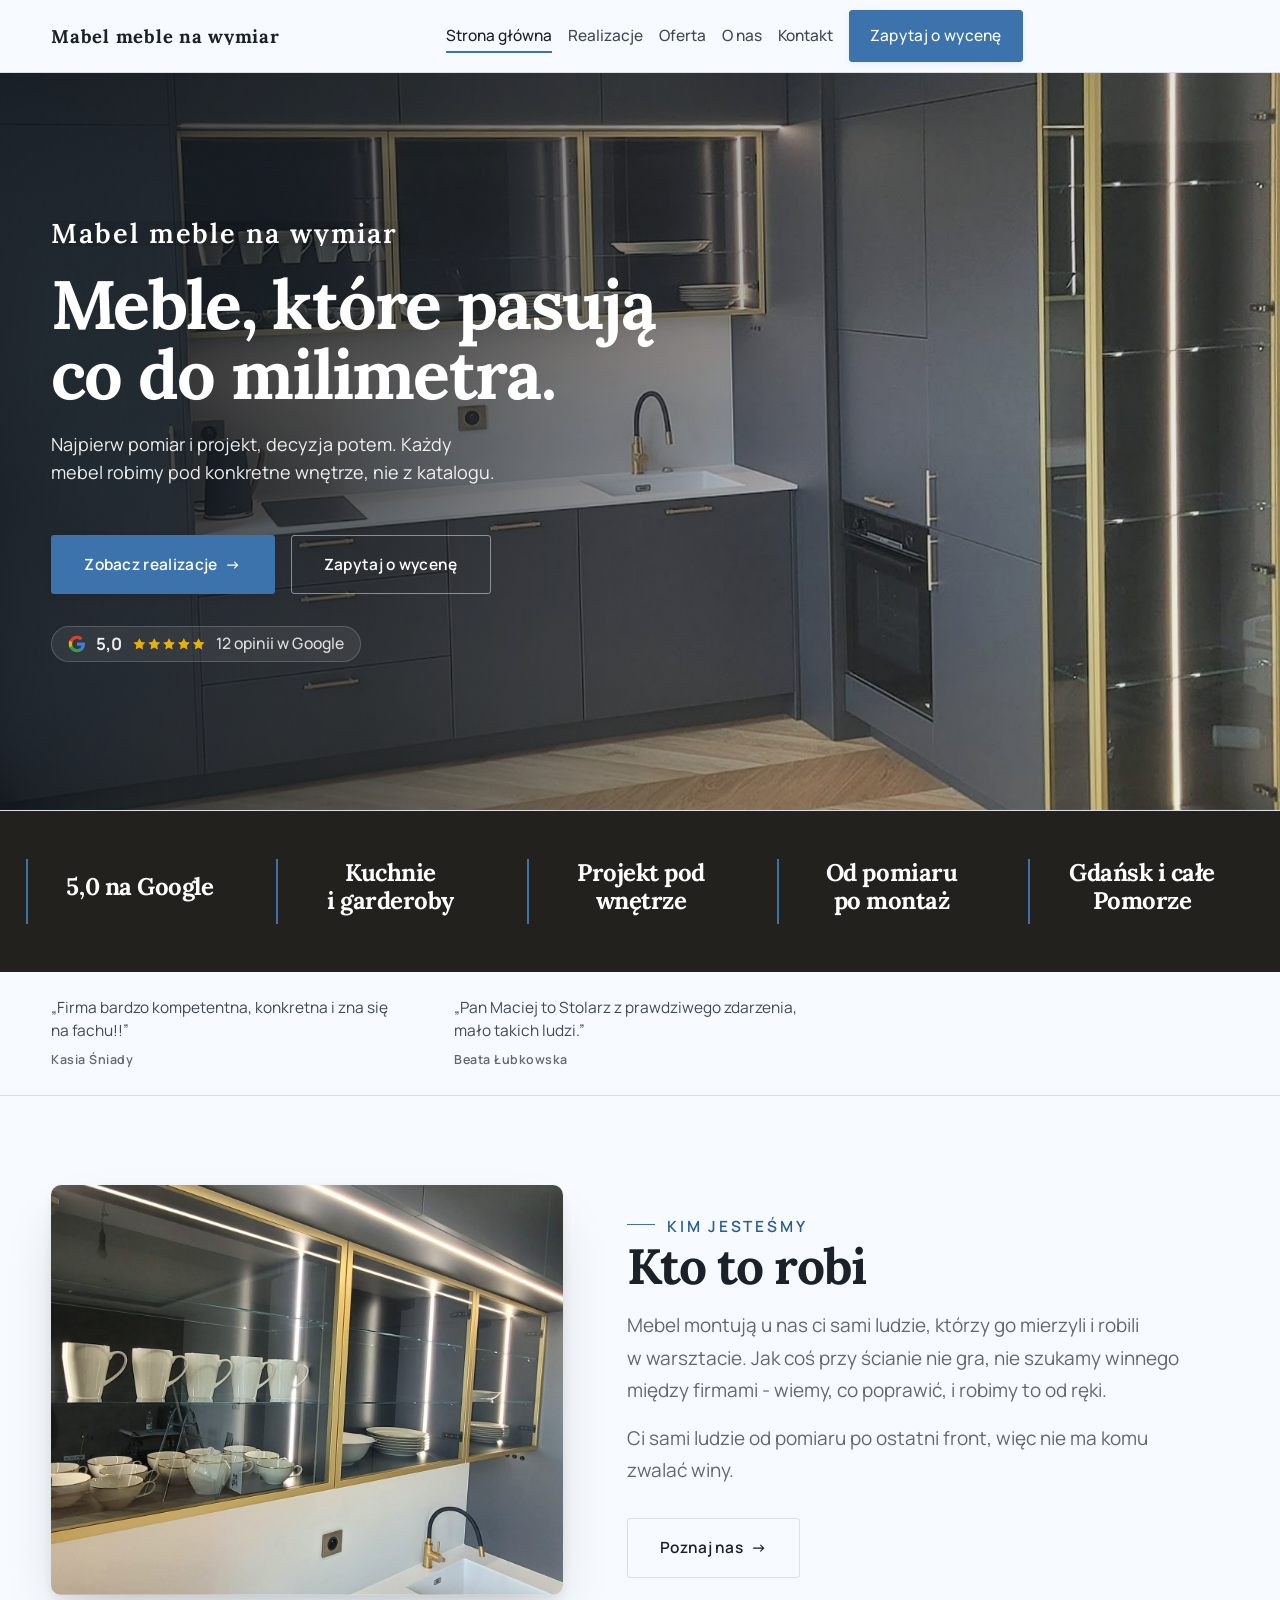
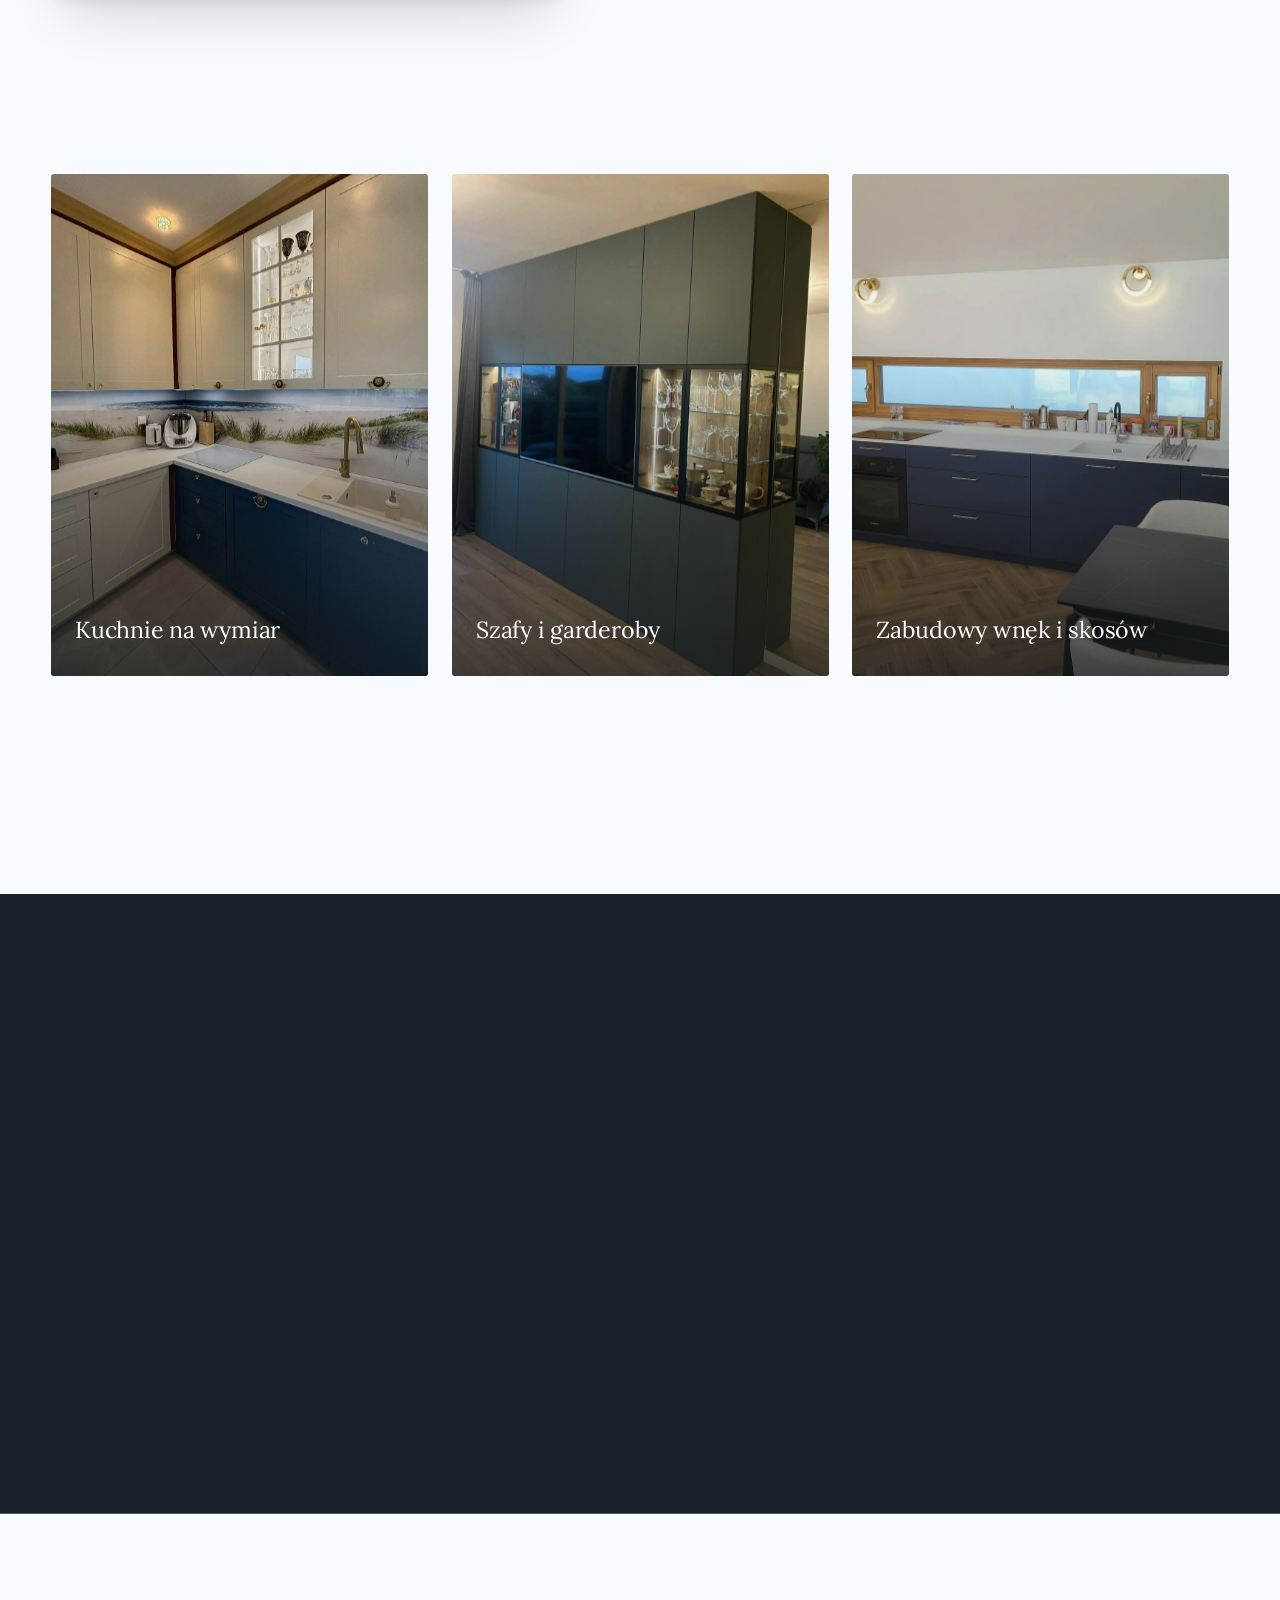
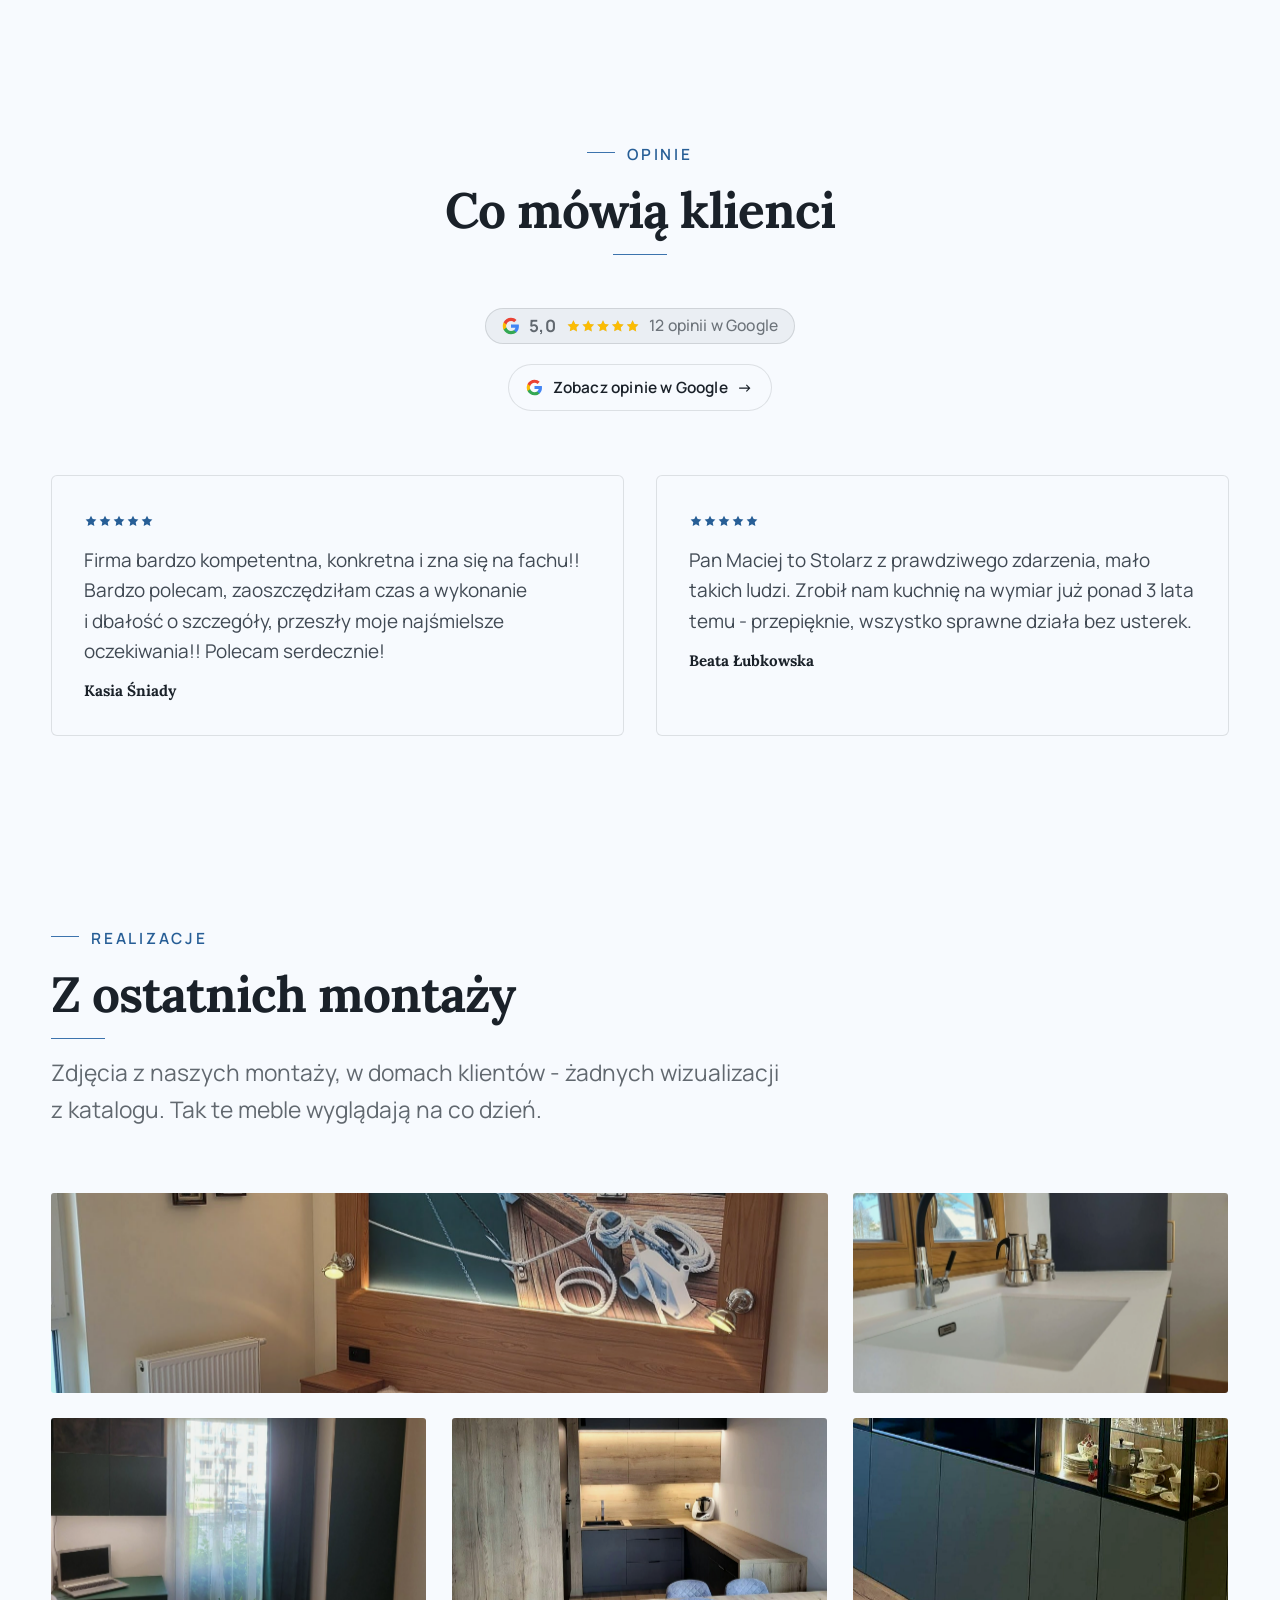
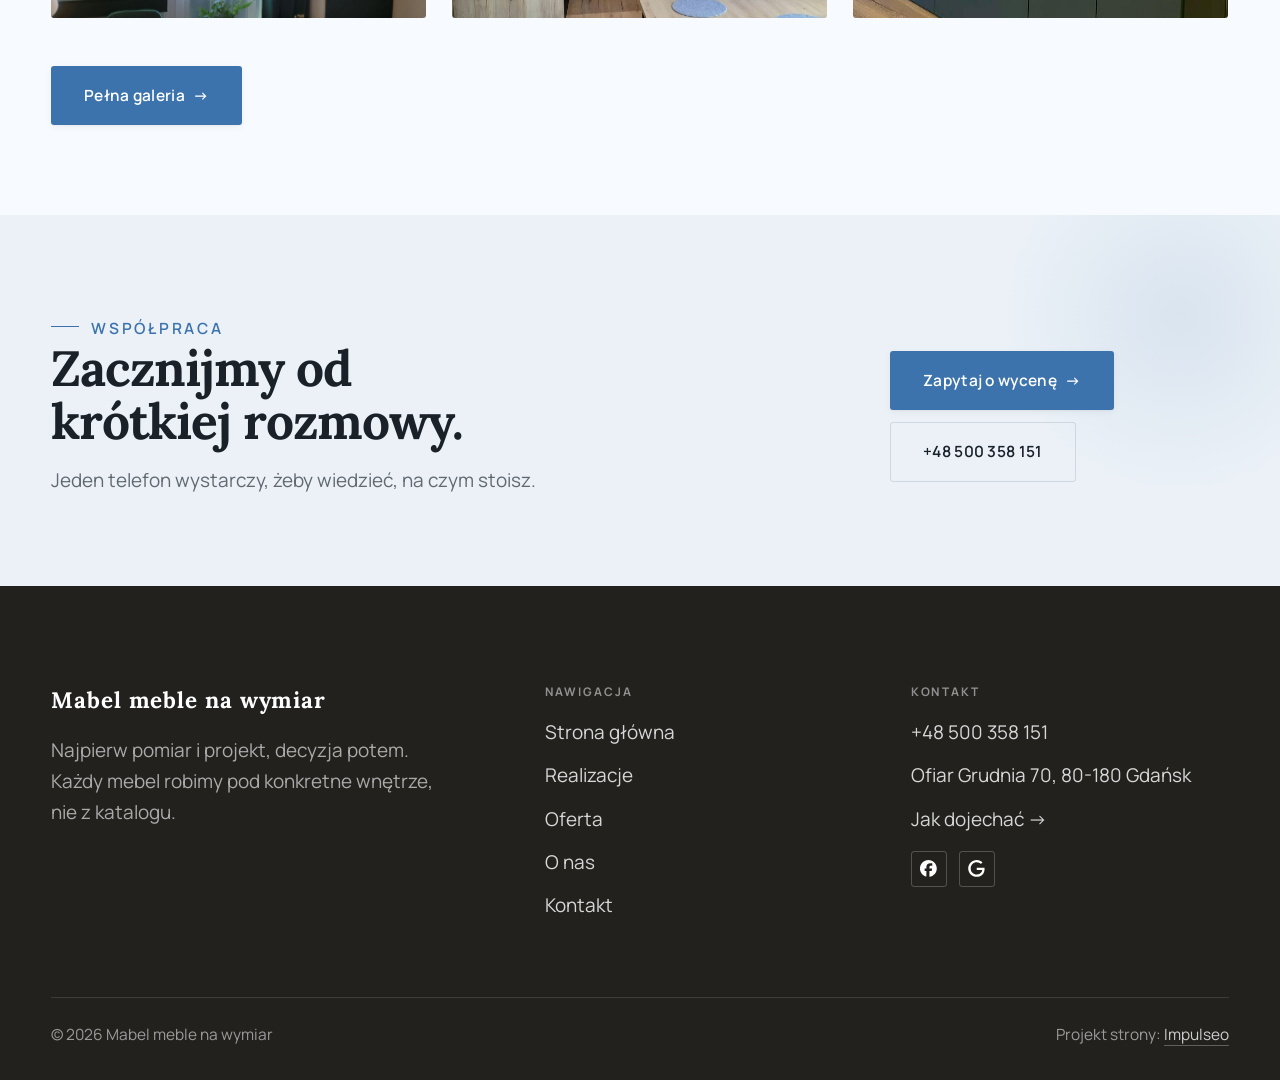
<file: index.html>
<!DOCTYPE html>
<html lang="pl">
<head>
<meta charset="UTF-8">
<meta name="viewport" content="width=device-width, initial-scale=1.0">
<title>Mabel meble na wymiar - stolarstwo i meble na wymiar</title>
<meta name="description" content="Meble na wymiar w Gdańsku: kuchnie, szafy i zabudowy pod Twoje wnętrze. Pomiar, projekt i montaż w Gdańsku i na całym Pomorzu. Zadzwoń: +48 500 358 151.">
<link rel="canonical" href="https://kris20032.github.io/mabel-meble-na-wymiar/">
<meta name="robots" content="noindex, nofollow">
<meta property="og:type" content="website">
<meta property="og:locale" content="pl_PL">
<meta property="og:site_name" content="Mabel meble na wymiar">
<meta property="og:title" content="Mabel meble na wymiar - stolarstwo i meble na wymiar">
<meta property="og:description" content="Meble na wymiar w Gdańsku: kuchnie, szafy i zabudowy pod Twoje wnętrze. Pomiar, projekt i montaż w Gdańsku i na całym Pomorzu. Zadzwoń: +48 500 358 151.">
<meta property="og:url" content="https://kris20032.github.io/mabel-meble-na-wymiar/">
<meta property="og:image" content="https://kris20032.github.io/mabel-meble-na-wymiar/img/og.jpg">
<meta property="og:image:width" content="1200">
<meta property="og:image:height" content="630">
<meta name="twitter:card" content="summary_large_image">
<script type="application/ld+json">{"@context": "https://schema.org", "@type": "HomeAndConstructionBusiness", "name": "Mabel meble na wymiar", "url": "https://kris20032.github.io/mabel-meble-na-wymiar/", "telephone": "+48500358151", "image": "https://kris20032.github.io/mabel-meble-na-wymiar/img/og.jpg", "areaServed": "Gdańsk", "sameAs": ["https://maps.google.com/?cid=4894719624370000978", "https://www.facebook.com/meble.mabel/"]}</script>
<link rel="preconnect" href="https://fonts.googleapis.com">
<link rel="preconnect" href="https://fonts.gstatic.com" crossorigin>
<link href="https://fonts.googleapis.com/css2?family=Lora:wght@500;600;700&family=Manrope:wght@400;500;600&display=swap" rel="stylesheet">
<link rel="stylesheet" href="assets/styles.css?v=4ddf5acb">
</head>
<body>

<header class="nav">
  <div class="wrap nav-inner">
    <a class="brand" href="index.html"><span class="name">Mabel meble na wymiar</span></a>
    <nav class="nav-links">
      <a href="index.html" class="active" aria-current="page">Strona główna</a>
      <a href="realizacje.html">Realizacje</a>
      <a href="oferta.html">Oferta</a>
      <a href="o-nas.html">O nas</a>
      <a href="kontakt.html">Kontakt</a>
      <a href="kontakt.html" class="btn btn-accent">Zapytaj o wycenę</a>
    </nav>
    <button class="nav-toggle" aria-label="Menu"><span></span><span></span><span></span></button>
  </div>
</header>

<main>
<section class="hero-cine">
  <img src="img/hero.jpg" fetchpriority="high" data-rotate="img/g1.jpg|img/g2.jpg" alt="Mabel meble na wymiar - Meble, które pasują co do milimetra. " width="1626" height="1268">
  <div class="wrap">
    <div class="hero-copy">
      <div class="brandmark bm-s"><span class="bm-line"><span>Mabel meble na wymiar</span></span></div>
      <h1>Meble, które pasują co do milimetra. </h1>
      <p class="lead">Najpierw pomiar i projekt, decyzja potem. Każdy mebel robimy pod konkretne wnętrze, nie z katalogu.</p>
      <div class="hero-actions">
        <a href="realizacje.html" class="btn btn-accent">Zobacz realizacje <span class="arr">→</span></a>
        <a href="kontakt.html" class="btn btn-ghost btn-on-dark">Zapytaj o wycenę</a>
      </div>
      <div style="margin-top:var(--space-6);color:#fff;font-weight:600;letter-spacing:.02em;opacity:.92"><span class="g-badge"><svg class="gb-ico" viewBox="0 0 24 24" width="18" height="18" aria-hidden="true"><path fill="#4285F4" d="M22.56 12.25c0-.78-.07-1.53-.2-2.25H12v4.26h5.92c-.26 1.37-1.04 2.53-2.21 3.31v2.77h3.57c2.08-1.92 3.28-4.74 3.28-8.09z"/><path fill="#34A853" d="M12 23c2.97 0 5.46-.98 7.28-2.66l-3.57-2.77c-.98.66-2.23 1.06-3.71 1.06-2.86 0-5.29-1.93-6.16-4.53H2.18v2.84C3.99 20.53 7.7 23 12 23z"/><path fill="#FBBC05" d="M5.84 14.09c-.22-.66-.35-1.36-.35-2.09s.13-1.43.35-2.09V7.07H2.18C1.43 8.55 1 10.22 1 12s.43 3.45 1.18 4.93l2.85-2.22.81-.62z"/><path fill="#EA4335" d="M12 5.38c1.62 0 3.06.56 4.21 1.64l3.15-3.15C17.45 2.09 14.97 1 12 1 7.7 1 3.99 3.47 2.18 7.07l3.66 2.84c.87-2.6 3.3-4.53 6.16-4.53z"/></svg><b class="gb-ocena">5,0</b><svg class="gb-stars" viewBox="0 0 90 18" width="74" height="14.8" aria-hidden="true"><g fill="currentColor" opacity=".26"><path transform="translate(0,0)" d="M9 1.6l2.2 4.46 4.92.72-3.56 3.47.84 4.9L9 12.74l-4.4 2.31.84-4.9L1.88 6.68l4.92-.72L9 1.6Z"/><path transform="translate(18,0)" d="M9 1.6l2.2 4.46 4.92.72-3.56 3.47.84 4.9L9 12.74l-4.4 2.31.84-4.9L1.88 6.68l4.92-.72L9 1.6Z"/><path transform="translate(36,0)" d="M9 1.6l2.2 4.46 4.92.72-3.56 3.47.84 4.9L9 12.74l-4.4 2.31.84-4.9L1.88 6.68l4.92-.72L9 1.6Z"/><path transform="translate(54,0)" d="M9 1.6l2.2 4.46 4.92.72-3.56 3.47.84 4.9L9 12.74l-4.4 2.31.84-4.9L1.88 6.68l4.92-.72L9 1.6Z"/><path transform="translate(72,0)" d="M9 1.6l2.2 4.46 4.92.72-3.56 3.47.84 4.9L9 12.74l-4.4 2.31.84-4.9L1.88 6.68l4.92-.72L9 1.6Z"/></g><clipPath id="gs1000"><rect x="0" y="0" width="90.0" height="18"/></clipPath><g fill="#FBBC04" clip-path="url(#gs1000)"><path transform="translate(0,0)" d="M9 1.6l2.2 4.46 4.92.72-3.56 3.47.84 4.9L9 12.74l-4.4 2.31.84-4.9L1.88 6.68l4.92-.72L9 1.6Z"/><path transform="translate(18,0)" d="M9 1.6l2.2 4.46 4.92.72-3.56 3.47.84 4.9L9 12.74l-4.4 2.31.84-4.9L1.88 6.68l4.92-.72L9 1.6Z"/><path transform="translate(36,0)" d="M9 1.6l2.2 4.46 4.92.72-3.56 3.47.84 4.9L9 12.74l-4.4 2.31.84-4.9L1.88 6.68l4.92-.72L9 1.6Z"/><path transform="translate(54,0)" d="M9 1.6l2.2 4.46 4.92.72-3.56 3.47.84 4.9L9 12.74l-4.4 2.31.84-4.9L1.88 6.68l4.92-.72L9 1.6Z"/><path transform="translate(72,0)" d="M9 1.6l2.2 4.46 4.92.72-3.56 3.47.84 4.9L9 12.74l-4.4 2.31.84-4.9L1.88 6.68l4.92-.72L9 1.6Z"/></g></svg><span class="gb-txt">12 opinii w Google</span></span></div>
    </div>
  </div>
</section>
<section class="strip n-5" style="padding-block:0">
  <div class="wrap">
    <div class="item reveal"><div class="k">5,0 na Google</div><div class="v"></div></div>
    <div class="item reveal"><div class="k">Kuchnie i garderoby</div><div class="v"></div></div>
    <div class="item reveal"><div class="k">Projekt pod wnętrze</div><div class="v"></div></div>
    <div class="item reveal"><div class="k">Od pomiaru po montaż</div><div class="v"></div></div>
    <div class="item reveal"><div class="k">Gdańsk i całe Pomorze</div><div class="v"></div></div>
  </div>
</section>
<section class="opinie-mini" aria-label="Opinie klientów">
  <div class="wrap">
    <div class="om-row">
      <div class="om-item reveal"><blockquote>„Firma bardzo kompetentna, konkretna i zna się na fachu!!”</blockquote><span class="om-autor">Kasia Śniady</span></div>
      <div class="om-item reveal"><blockquote>„Pan Maciej to Stolarz z prawdziwego zdarzenia, mało takich ludzi.”</blockquote><span class="om-autor">Beata Łubkowska</span></div>
    </div>
  </div>
</section>
<section>
  <div class="wrap split">
    <div class="split-art reveal"><img src="img/g3.jpg" alt="Mabel meble na wymiar - realizacja" loading="lazy" width="1498" height="1078" decoding="async"></div>
    <div class="split-copy reveal">
      <span class="eyebrow">Kim jesteśmy</span>
      <h2>Kto to robi</h2>
      <p class="muted">Mebel montują u nas ci sami ludzie, którzy go mierzyli i robili w warsztacie. Jak coś przy ścianie nie gra, nie szukamy winnego między firmami - wiemy, co poprawić, i robimy to od ręki.</p>
      <p class="muted">Ci sami ludzie od pomiaru po ostatni front, więc nie ma komu zwalać winy.</p>
      <a href="o-nas.html" class="btn btn-ghost">Poznaj nas <span class="arr">→</span></a>
    </div>
  </div>
</section>
<section class="gateways-band">
  <div class="wrap">
    <div class="gateways">
      <a href="oferta.html" class="gateway reveal"><img src="img/g4.jpg" alt="Kuchnie na wymiar" loading="lazy" width="1200" height="1600" decoding="async"><span class="g-ttl">Kuchnie na wymiar</span></a>
      <a href="oferta.html" class="gateway reveal"><img src="img/g10.jpg" alt="Szafy i garderoby" loading="lazy" width="1146" height="1550" decoding="async"><span class="g-ttl">Szafy i garderoby</span></a>
      <a href="oferta.html" class="gateway reveal"><img src="img/g6.jpg" alt="Zabudowy wnęk i skosów" loading="lazy" width="1600" height="1200" decoding="async"><span class="g-ttl">Zabudowy wnęk i skosów</span></a>
    </div>
  </div>
</section>
<section class="stopklatka" aria-hidden="true">
  <div class="stk-bg" style="background-image:url(img/g7.jpg)"></div>
</section>
<section class="opinie">
  <div class="wrap">
    <div class="head center reveal">
      <span class="eyebrow">Opinie</span>
      <h2>Co mówią klienci</h2>
    </div>
    <p class="op-meta reveal"><span class="g-badge"><svg class="gb-ico" viewBox="0 0 24 24" width="18" height="18" aria-hidden="true"><path fill="#4285F4" d="M22.56 12.25c0-.78-.07-1.53-.2-2.25H12v4.26h5.92c-.26 1.37-1.04 2.53-2.21 3.31v2.77h3.57c2.08-1.92 3.28-4.74 3.28-8.09z"/><path fill="#34A853" d="M12 23c2.97 0 5.46-.98 7.28-2.66l-3.57-2.77c-.98.66-2.23 1.06-3.71 1.06-2.86 0-5.29-1.93-6.16-4.53H2.18v2.84C3.99 20.53 7.7 23 12 23z"/><path fill="#FBBC05" d="M5.84 14.09c-.22-.66-.35-1.36-.35-2.09s.13-1.43.35-2.09V7.07H2.18C1.43 8.55 1 10.22 1 12s.43 3.45 1.18 4.93l2.85-2.22.81-.62z"/><path fill="#EA4335" d="M12 5.38c1.62 0 3.06.56 4.21 1.64l3.15-3.15C17.45 2.09 14.97 1 12 1 7.7 1 3.99 3.47 2.18 7.07l3.66 2.84c.87-2.6 3.3-4.53 6.16-4.53z"/></svg><b class="gb-ocena">5,0</b><svg class="gb-stars" viewBox="0 0 90 18" width="74" height="14.8" aria-hidden="true"><g fill="currentColor" opacity=".26"><path transform="translate(0,0)" d="M9 1.6l2.2 4.46 4.92.72-3.56 3.47.84 4.9L9 12.74l-4.4 2.31.84-4.9L1.88 6.68l4.92-.72L9 1.6Z"/><path transform="translate(18,0)" d="M9 1.6l2.2 4.46 4.92.72-3.56 3.47.84 4.9L9 12.74l-4.4 2.31.84-4.9L1.88 6.68l4.92-.72L9 1.6Z"/><path transform="translate(36,0)" d="M9 1.6l2.2 4.46 4.92.72-3.56 3.47.84 4.9L9 12.74l-4.4 2.31.84-4.9L1.88 6.68l4.92-.72L9 1.6Z"/><path transform="translate(54,0)" d="M9 1.6l2.2 4.46 4.92.72-3.56 3.47.84 4.9L9 12.74l-4.4 2.31.84-4.9L1.88 6.68l4.92-.72L9 1.6Z"/><path transform="translate(72,0)" d="M9 1.6l2.2 4.46 4.92.72-3.56 3.47.84 4.9L9 12.74l-4.4 2.31.84-4.9L1.88 6.68l4.92-.72L9 1.6Z"/></g><clipPath id="gs1000"><rect x="0" y="0" width="90.0" height="18"/></clipPath><g fill="#FBBC04" clip-path="url(#gs1000)"><path transform="translate(0,0)" d="M9 1.6l2.2 4.46 4.92.72-3.56 3.47.84 4.9L9 12.74l-4.4 2.31.84-4.9L1.88 6.68l4.92-.72L9 1.6Z"/><path transform="translate(18,0)" d="M9 1.6l2.2 4.46 4.92.72-3.56 3.47.84 4.9L9 12.74l-4.4 2.31.84-4.9L1.88 6.68l4.92-.72L9 1.6Z"/><path transform="translate(36,0)" d="M9 1.6l2.2 4.46 4.92.72-3.56 3.47.84 4.9L9 12.74l-4.4 2.31.84-4.9L1.88 6.68l4.92-.72L9 1.6Z"/><path transform="translate(54,0)" d="M9 1.6l2.2 4.46 4.92.72-3.56 3.47.84 4.9L9 12.74l-4.4 2.31.84-4.9L1.88 6.68l4.92-.72L9 1.6Z"/><path transform="translate(72,0)" d="M9 1.6l2.2 4.46 4.92.72-3.56 3.47.84 4.9L9 12.74l-4.4 2.31.84-4.9L1.88 6.68l4.92-.72L9 1.6Z"/></g></svg><span class="gb-txt">12 opinii w Google</span></span></p>
    <p class="op-meta reveal"><a class="op-google" href="https://maps.google.com/?cid=4894719624370000978" target="_blank" rel="noopener"><svg class="op-g-ico" viewBox="0 0 24 24" width="17" height="17" aria-hidden="true"><path fill="#4285F4" d="M22.56 12.25c0-.78-.07-1.53-.2-2.25H12v4.26h5.92c-.26 1.37-1.04 2.53-2.21 3.31v2.77h3.57c2.08-1.92 3.28-4.74 3.28-8.09z"/><path fill="#34A853" d="M12 23c2.97 0 5.46-.98 7.28-2.66l-3.57-2.77c-.98.66-2.23 1.06-3.71 1.06-2.86 0-5.29-1.93-6.16-4.53H2.18v2.84C3.99 20.53 7.7 23 12 23z"/><path fill="#FBBC05" d="M5.84 14.09c-.22-.66-.35-1.36-.35-2.09s.13-1.43.35-2.09V7.07H2.18C1.43 8.55 1 10.22 1 12s.43 3.45 1.18 4.93l2.85-2.22.81-.62z"/><path fill="#EA4335" d="M12 5.38c1.62 0 3.06.56 4.21 1.64l3.15-3.15C17.45 2.09 14.97 1 12 1 7.7 1 3.99 3.47 2.18 7.07l3.66 2.84c.87-2.6 3.3-4.53 6.16-4.53z"/></svg><span>Zobacz opinie w Google</span><span class="arr">→</span></a></p>
    <div class="opinie-grid">
      <figure class="op-card reveal"><span class="op-star"><svg class="ico-star" width="14" height="14" viewBox="0 0 24 24" style="vertical-align:-2px" aria-hidden="true"><path d="M12 2.8l2.85 5.8 6.4.93-4.63 4.5 1.1 6.37L12 17.4l-5.72 3 1.1-6.37-4.63-4.5 6.4-.93L12 2.8Z" fill="currentColor"/></svg><svg class="ico-star" width="14" height="14" viewBox="0 0 24 24" style="vertical-align:-2px" aria-hidden="true"><path d="M12 2.8l2.85 5.8 6.4.93-4.63 4.5 1.1 6.37L12 17.4l-5.72 3 1.1-6.37-4.63-4.5 6.4-.93L12 2.8Z" fill="currentColor"/></svg><svg class="ico-star" width="14" height="14" viewBox="0 0 24 24" style="vertical-align:-2px" aria-hidden="true"><path d="M12 2.8l2.85 5.8 6.4.93-4.63 4.5 1.1 6.37L12 17.4l-5.72 3 1.1-6.37-4.63-4.5 6.4-.93L12 2.8Z" fill="currentColor"/></svg><svg class="ico-star" width="14" height="14" viewBox="0 0 24 24" style="vertical-align:-2px" aria-hidden="true"><path d="M12 2.8l2.85 5.8 6.4.93-4.63 4.5 1.1 6.37L12 17.4l-5.72 3 1.1-6.37-4.63-4.5 6.4-.93L12 2.8Z" fill="currentColor"/></svg><svg class="ico-star" width="14" height="14" viewBox="0 0 24 24" style="vertical-align:-2px" aria-hidden="true"><path d="M12 2.8l2.85 5.8 6.4.93-4.63 4.5 1.1 6.37L12 17.4l-5.72 3 1.1-6.37-4.63-4.5 6.4-.93L12 2.8Z" fill="currentColor"/></svg></span><blockquote>Firma bardzo kompetentna, konkretna i zna się na fachu!! Bardzo polecam, zaoszczędziłam czas a wykonanie i dbałość o szczegóły, przeszły moje najśmielsze oczekiwania!! Polecam serdecznie!</blockquote><span class="op-autor">Kasia Śniady</span></figure>
      <figure class="op-card reveal"><span class="op-star"><svg class="ico-star" width="14" height="14" viewBox="0 0 24 24" style="vertical-align:-2px" aria-hidden="true"><path d="M12 2.8l2.85 5.8 6.4.93-4.63 4.5 1.1 6.37L12 17.4l-5.72 3 1.1-6.37-4.63-4.5 6.4-.93L12 2.8Z" fill="currentColor"/></svg><svg class="ico-star" width="14" height="14" viewBox="0 0 24 24" style="vertical-align:-2px" aria-hidden="true"><path d="M12 2.8l2.85 5.8 6.4.93-4.63 4.5 1.1 6.37L12 17.4l-5.72 3 1.1-6.37-4.63-4.5 6.4-.93L12 2.8Z" fill="currentColor"/></svg><svg class="ico-star" width="14" height="14" viewBox="0 0 24 24" style="vertical-align:-2px" aria-hidden="true"><path d="M12 2.8l2.85 5.8 6.4.93-4.63 4.5 1.1 6.37L12 17.4l-5.72 3 1.1-6.37-4.63-4.5 6.4-.93L12 2.8Z" fill="currentColor"/></svg><svg class="ico-star" width="14" height="14" viewBox="0 0 24 24" style="vertical-align:-2px" aria-hidden="true"><path d="M12 2.8l2.85 5.8 6.4.93-4.63 4.5 1.1 6.37L12 17.4l-5.72 3 1.1-6.37-4.63-4.5 6.4-.93L12 2.8Z" fill="currentColor"/></svg><svg class="ico-star" width="14" height="14" viewBox="0 0 24 24" style="vertical-align:-2px" aria-hidden="true"><path d="M12 2.8l2.85 5.8 6.4.93-4.63 4.5 1.1 6.37L12 17.4l-5.72 3 1.1-6.37-4.63-4.5 6.4-.93L12 2.8Z" fill="currentColor"/></svg></span><blockquote>Pan Maciej to Stolarz z prawdziwego zdarzenia, mało takich ludzi. Zrobił nam kuchnię na wymiar już ponad 3 lata temu - przepięknie, wszystko sprawne działa bez usterek.</blockquote><span class="op-autor">Beata Łubkowska</span></figure>
    </div>
  </div>
</section>
<section>
  <div class="wrap">
    <div class="head reveal">
      <span class="eyebrow">Realizacje</span>
      <h2>Z ostatnich montaży</h2>
      <p>Zdjęcia z naszych montaży, w domach klientów - żadnych wizualizacji z katalogu. Tak te meble wyglądają na co dzień.</p>
    </div>
    <div class="gallery">
      <div class="tile t-two3 reveal"><img src="img/g8.jpg" alt="Mabel meble na wymiar" loading="lazy" width="1600" height="1140" decoding="async"></div>
      <div class="tile t-third reveal"><img src="img/g9.jpg" alt="Mabel meble na wymiar" loading="lazy" width="1518" height="1106" decoding="async"></div>
      <div class="tile t-third reveal"><img src="img/g5.jpg" alt="Mabel meble na wymiar" loading="lazy" width="1622" height="1162" decoding="async"></div>
      <div class="tile t-third reveal"><img src="img/g11.jpg" alt="Mabel meble na wymiar" loading="lazy" width="1406" height="1406" decoding="async"></div>
      <div class="tile t-third reveal"><img src="img/g12.jpg" alt="Mabel meble na wymiar" loading="lazy" width="1280" height="1728" decoding="async"></div>
    </div>
    <div style="margin-top:var(--space-7)" class="reveal"><a href="realizacje.html" class="btn btn-accent">Pełna galeria <span class="arr">→</span></a></div>
  </div>
</section>
<section class="cta">
  <div class="wrap">
    <div class="reveal">
      <span class="eyebrow">Współpraca</span>
      <h2>Zacznijmy od krótkiej rozmowy.</h2>
      <p>Jeden telefon wystarczy, żeby wiedzieć, na czym stoisz.</p>
    </div>
    <div class="cta-actions reveal">
      <a href="kontakt.html" class="btn btn-light">Zapytaj o wycenę <span class="arr">→</span></a>
      <a href="tel:+48500358151" class="btn btn-ghost btn-ghost-cta">+48 500 358 151</a>
    </div>
  </div>
</section>
</main>

<footer>
  <div class="wrap">
    <div class="foot-grid">
      <div class="foot-brand">
        <div class="name">Mabel meble na wymiar</div>
        <p>Najpierw pomiar i projekt, decyzja potem. Każdy mebel robimy pod konkretne wnętrze, nie z katalogu.</p>
      </div>
      <div class="foot-col">
        <h4>Nawigacja</h4>
        <a href="index.html">Strona główna</a>
        <a href="realizacje.html">Realizacje</a>
        <a href="oferta.html">Oferta</a>
        <a href="o-nas.html">O nas</a>
        <a href="kontakt.html">Kontakt</a>
      </div>
      <div class="foot-col">
        <h4>Kontakt</h4>
        <a href="tel:+48500358151">+48 500 358 151</a>
        <p>Ofiar Grudnia 70, 80-180 Gdańsk</p>
        <a href="https://maps.google.com/?cid=4894719624370000978" target="_blank" rel="noopener">Jak dojechać →</a>
      <div class="foot-soc">
        <a class="soc" href="https://www.facebook.com/meble.mabel/" target="_blank" rel="noopener" aria-label="Facebook - Mabel meble na wymiar"><svg viewBox="0 0 24 24" aria-hidden="true" focusable="false"><path d="M9.101 23.691v-7.98H6.627v-3.667h2.474v-1.58c0-4.085 1.848-5.978 5.858-5.978.401 0 .955.042 1.468.103a8.68 8.68 0 0 1 1.141.195v3.325a8.623 8.623 0 0 0-.653-.036 26.805 26.805 0 0 0-.733-.009c-.707 0-1.259.096-1.675.309a1.686 1.686 0 0 0-.679.622c-.258.42-.374.995-.374 1.752v1.297h3.919l-.386 2.103-.287 1.564h-3.246v8.245C19.396 23.238 24 18.179 24 12.044c0-6.627-5.373-12-12-12s-12 5.373-12 12c0 5.628 3.874 10.35 9.101 11.647Z" fill="currentColor"/></svg></a>
        <a class="soc" href="https://maps.google.com/?cid=4894719624370000978" target="_blank" rel="noopener" aria-label="Google - Mabel meble na wymiar"><svg viewBox="0 0 24 24" aria-hidden="true" focusable="false"><path d="M12.48 10.92v3.28h7.84c-.24 1.84-.853 3.187-1.787 4.133-1.147 1.147-2.933 2.4-6.053 2.4-4.827 0-8.6-3.893-8.6-8.72s3.773-8.72 8.6-8.72c2.6 0 4.507 1.027 5.907 2.347l2.307-2.307C18.747 1.44 16.133 0 12.48 0 5.867 0 .307 5.387.307 12s5.56 12 12.173 12c3.573 0 6.267-1.173 8.373-3.36 2.16-2.16 2.84-5.213 2.84-7.667 0-.76-.053-1.467-.173-2.053H12.48z" fill="currentColor"/></svg></a>
      </div>
      </div>
    </div>
    <div class="foot-bot">
      <span>© 2026 Mabel meble na wymiar</span>
      <span>Projekt strony: <a class="foot-credit" href="https://impulseo.pl" target="_blank" rel="noopener">Impulseo</a></span>
    </div>
  </div>
</footer>
<div class="sticky-reserve"><a class="sr-book" href="kontakt.html">Zapytaj o wycenę</a><a class="sr-call" href="tel:+48500358151" aria-label="Zadzwoń"><svg class="ico-tel" width="16" height="16" viewBox="0 0 24 24" fill="none" aria-hidden="true"><path d="M6.6 10.8a15.5 15.5 0 0 0 6.6 6.6l2.2-2.2a1 1 0 0 1 1-.24 11.4 11.4 0 0 0 3.6.58 1 1 0 0 1 1 1V20a1 1 0 0 1-1 1A17 17 0 0 1 3 4a1 1 0 0 1 1-1h3.5a1 1 0 0 1 1 1c0 1.25.2 2.46.58 3.6a1 1 0 0 1-.25 1l-2.23 2.2Z" fill="currentColor"/></svg></a></div>
<div class="demo-wazne" data-do="2026-10-05" data-cykl="3" hidden><svg class="dw-ico" width="13" height="13" viewBox="0 0 24 24" fill="none" aria-hidden="true"><circle cx="12" cy="12" r="8.6" stroke="currentColor" stroke-width="1.8"/><path d="M12 7.2V12l3.3 2" stroke="currentColor" stroke-width="1.8" stroke-linecap="round"/></svg><span class="dw-txt"></span></div>

<script src="assets/main.js"></script>
</body>
</html>
</file>
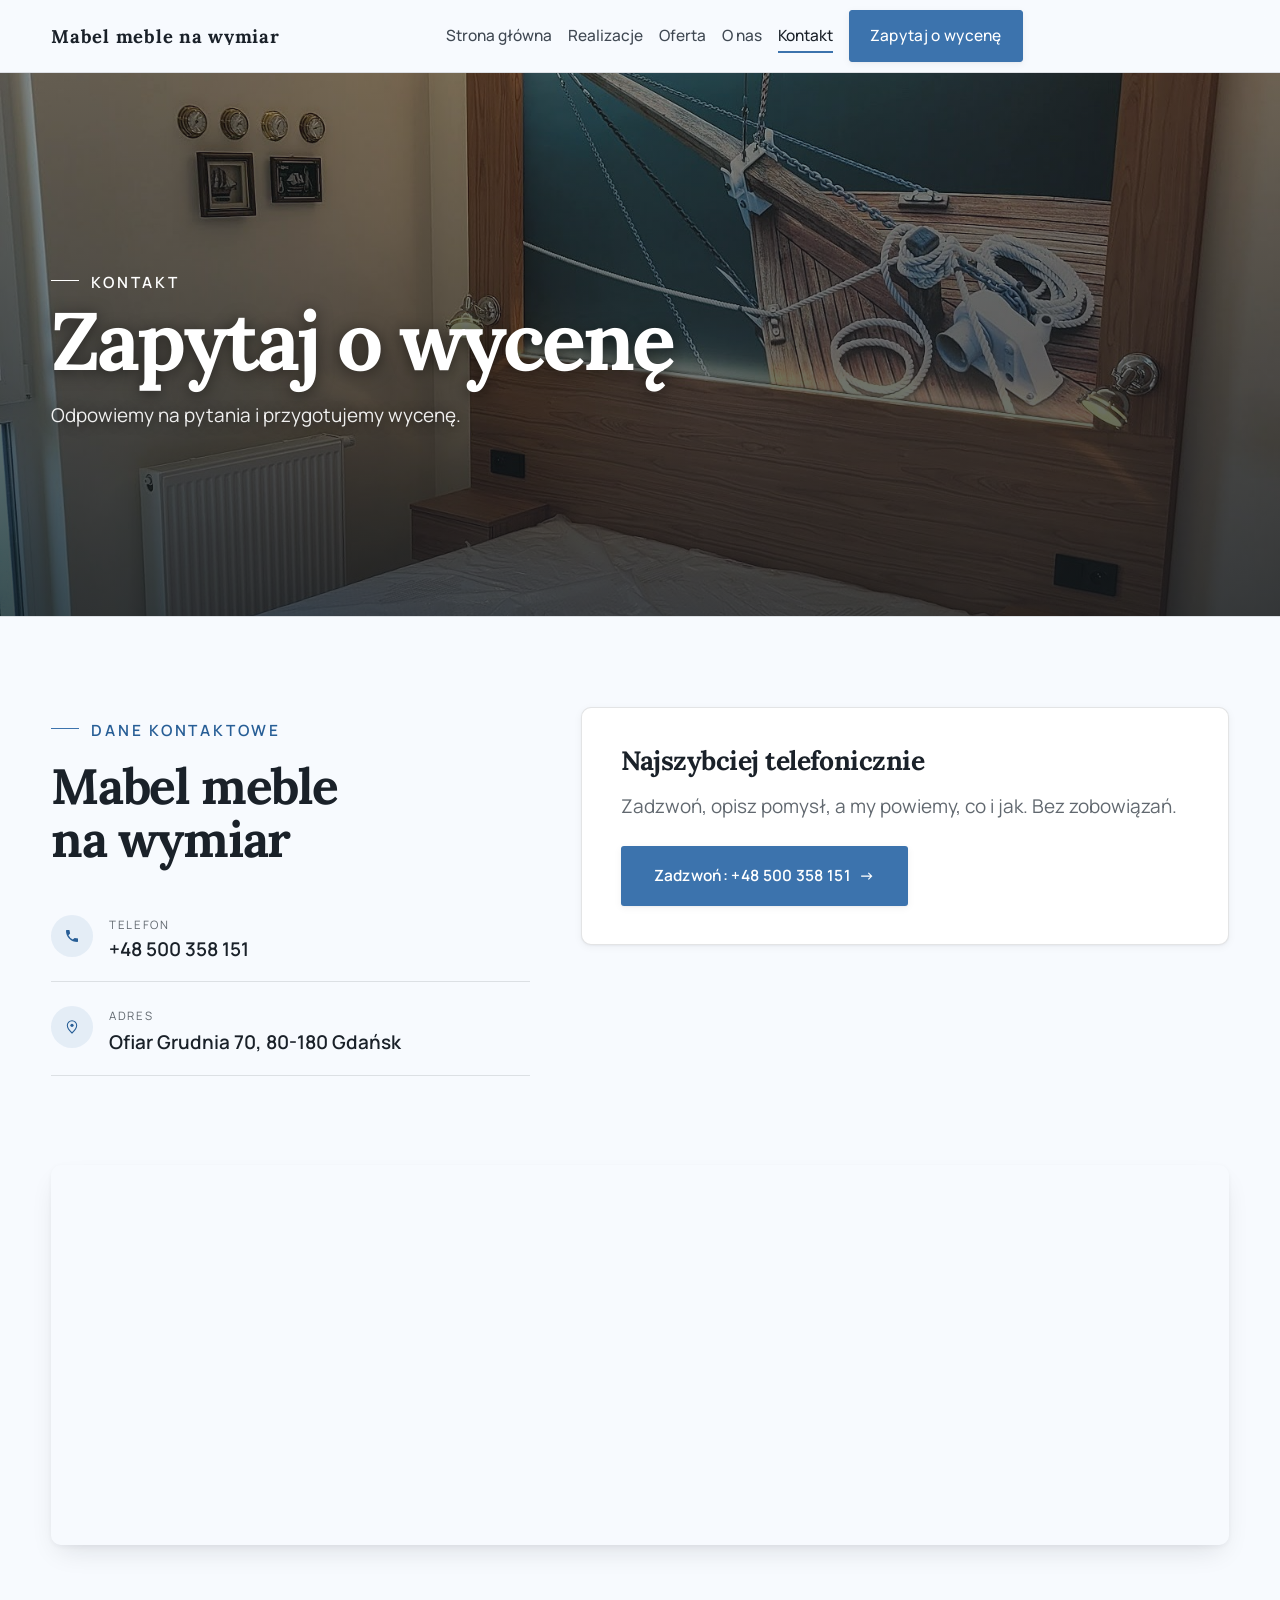
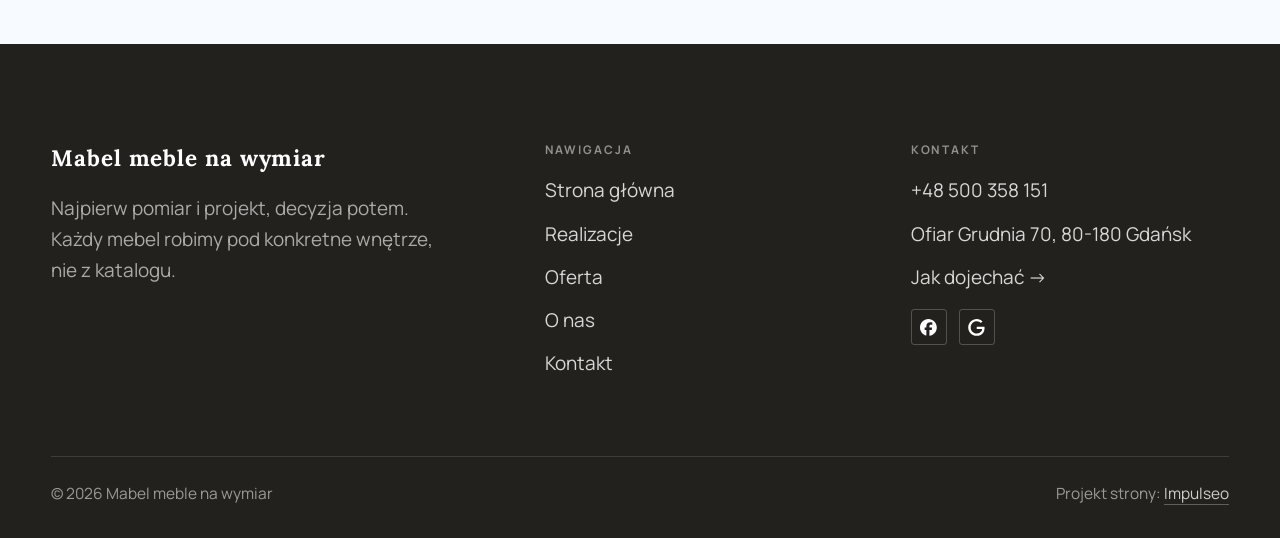
<file: kontakt.html>
<!DOCTYPE html>
<html lang="pl">
<head>
<meta charset="UTF-8">
<meta name="viewport" content="width=device-width, initial-scale=1.0">
<title>Kontakt - Mabel meble na wymiar</title>
<meta name="description" content="Kontakt Mabel meble na wymiar - Ofiar Grudnia 70, 80-180 Gdańsk">
<link rel="canonical" href="https://kris20032.github.io/mabel-meble-na-wymiar/kontakt.html">
<meta name="robots" content="noindex, nofollow">
<meta property="og:type" content="website">
<meta property="og:locale" content="pl_PL">
<meta property="og:site_name" content="Mabel meble na wymiar">
<meta property="og:title" content="Kontakt - Mabel meble na wymiar">
<meta property="og:description" content="Kontakt Mabel meble na wymiar - Ofiar Grudnia 70, 80-180 Gdańsk">
<meta property="og:url" content="https://kris20032.github.io/mabel-meble-na-wymiar/kontakt.html">
<meta property="og:image" content="https://kris20032.github.io/mabel-meble-na-wymiar/img/og.jpg">
<meta property="og:image:width" content="1200">
<meta property="og:image:height" content="630">
<meta name="twitter:card" content="summary_large_image">
<link rel="preconnect" href="https://fonts.googleapis.com">
<link rel="preconnect" href="https://fonts.gstatic.com" crossorigin>
<link href="https://fonts.googleapis.com/css2?family=Lora:wght@500;600;700&family=Manrope:wght@400;500;600&display=swap" rel="stylesheet">
<link rel="stylesheet" href="assets/styles.css?v=4ddf5acb">
</head>
<body>

<header class="nav">
  <div class="wrap nav-inner">
    <a class="brand" href="index.html"><span class="name">Mabel meble na wymiar</span></a>
    <nav class="nav-links">
      <a href="index.html">Strona główna</a>
      <a href="realizacje.html">Realizacje</a>
      <a href="oferta.html">Oferta</a>
      <a href="o-nas.html">O nas</a>
      <a href="kontakt.html" class="active" aria-current="page">Kontakt</a>
      <a href="kontakt.html" class="btn btn-accent">Zapytaj o wycenę</a>
    </nav>
    <button class="nav-toggle" aria-label="Menu"><span></span><span></span><span></span></button>
  </div>
</header>

<main>
<section class="pagehead">
  <img src="img/g8.jpg" alt="Mabel meble na wymiar - Zapytaj o wycenę" width="1600" height="1140" decoding="async">
  <div class="wrap">
    <span class="eyebrow">Kontakt</span>
    <h1>Zapytaj o wycenę</h1>
    <p>Odpowiemy na pytania i przygotujemy wycenę.</p>
  </div>
</section>
<section>
  <div class="wrap contact-grid">
    <div class="reveal">
      <span class="eyebrow">Dane kontaktowe</span>
      <h2 style="margin:var(--space-4) 0 var(--space-6)">Mabel meble na wymiar</h2>
      <div class="info-list">
        <div class="info-row"><div class="ic"><svg class="ico-tel" width="16" height="16" viewBox="0 0 24 24" fill="none" aria-hidden="true"><path d="M6.6 10.8a15.5 15.5 0 0 0 6.6 6.6l2.2-2.2a1 1 0 0 1 1-.24 11.4 11.4 0 0 0 3.6.58 1 1 0 0 1 1 1V20a1 1 0 0 1-1 1A17 17 0 0 1 3 4a1 1 0 0 1 1-1h3.5a1 1 0 0 1 1 1c0 1.25.2 2.46.58 3.6a1 1 0 0 1-.25 1l-2.23 2.2Z" fill="currentColor"/></svg></div><div><div class="lbl">Telefon</div><a class="val" href="tel:+48500358151">+48 500 358 151</a></div></div>
        <div class="info-row"><div class="ic"><svg class="ico-pin" width="16" height="16" viewBox="0 0 24 24" fill="none" aria-hidden="true"><path d="M12 21s7-6.1 7-11.5A7 7 0 0 0 5 9.5C5 14.9 12 21 12 21Z" stroke="currentColor" stroke-width="1.6" fill="none"/><circle cx="12" cy="9.5" r="2.4" fill="currentColor"/></svg></div><div><div class="lbl">Adres</div><div class="val">Ofiar Grudnia 70, 80-180 Gdańsk</div></div></div>
      </div>
    </div>
    <div class="reveal">
      <div class="form">
        <h3 style="margin-bottom:var(--space-4)">Najszybciej telefonicznie</h3>
        <p class="muted" style="margin-bottom:var(--space-5)">Zadzwoń, opisz pomysł, a my powiemy, co i jak. Bez zobowiązań.</p>
        <a href="tel:+48500358151" class="btn btn-accent" style="justify-content:center">Zadzwoń: +48 500 358 151 <span class="arr">→</span></a>
      </div>
    </div>
  </div>
</section>
<section style="padding-top:0">
  <div class="wrap reveal">
    <iframe class="map" title="Mabel meble na wymiar - Gdańsk" src="https://maps.google.com/maps?q=Mabel%20meble%20na%20wymiar%20Gda%C5%84sk&z=15&output=embed" loading="lazy" referrerpolicy="no-referrer-when-downgrade"></iframe>
  </div>
</section>
</main>

<footer>
  <div class="wrap">
    <div class="foot-grid">
      <div class="foot-brand">
        <div class="name">Mabel meble na wymiar</div>
        <p>Najpierw pomiar i projekt, decyzja potem. Każdy mebel robimy pod konkretne wnętrze, nie z katalogu.</p>
      </div>
      <div class="foot-col">
        <h4>Nawigacja</h4>
        <a href="index.html">Strona główna</a>
        <a href="realizacje.html">Realizacje</a>
        <a href="oferta.html">Oferta</a>
        <a href="o-nas.html">O nas</a>
        <a href="kontakt.html">Kontakt</a>
      </div>
      <div class="foot-col">
        <h4>Kontakt</h4>
        <a href="tel:+48500358151">+48 500 358 151</a>
        <p>Ofiar Grudnia 70, 80-180 Gdańsk</p>
        <a href="https://maps.google.com/?cid=4894719624370000978" target="_blank" rel="noopener">Jak dojechać →</a>
      <div class="foot-soc">
        <a class="soc" href="https://www.facebook.com/meble.mabel/" target="_blank" rel="noopener" aria-label="Facebook - Mabel meble na wymiar"><svg viewBox="0 0 24 24" aria-hidden="true" focusable="false"><path d="M9.101 23.691v-7.98H6.627v-3.667h2.474v-1.58c0-4.085 1.848-5.978 5.858-5.978.401 0 .955.042 1.468.103a8.68 8.68 0 0 1 1.141.195v3.325a8.623 8.623 0 0 0-.653-.036 26.805 26.805 0 0 0-.733-.009c-.707 0-1.259.096-1.675.309a1.686 1.686 0 0 0-.679.622c-.258.42-.374.995-.374 1.752v1.297h3.919l-.386 2.103-.287 1.564h-3.246v8.245C19.396 23.238 24 18.179 24 12.044c0-6.627-5.373-12-12-12s-12 5.373-12 12c0 5.628 3.874 10.35 9.101 11.647Z" fill="currentColor"/></svg></a>
        <a class="soc" href="https://maps.google.com/?cid=4894719624370000978" target="_blank" rel="noopener" aria-label="Google - Mabel meble na wymiar"><svg viewBox="0 0 24 24" aria-hidden="true" focusable="false"><path d="M12.48 10.92v3.28h7.84c-.24 1.84-.853 3.187-1.787 4.133-1.147 1.147-2.933 2.4-6.053 2.4-4.827 0-8.6-3.893-8.6-8.72s3.773-8.72 8.6-8.72c2.6 0 4.507 1.027 5.907 2.347l2.307-2.307C18.747 1.44 16.133 0 12.48 0 5.867 0 .307 5.387.307 12s5.56 12 12.173 12c3.573 0 6.267-1.173 8.373-3.36 2.16-2.16 2.84-5.213 2.84-7.667 0-.76-.053-1.467-.173-2.053H12.48z" fill="currentColor"/></svg></a>
      </div>
      </div>
    </div>
    <div class="foot-bot">
      <span>© 2026 Mabel meble na wymiar</span>
      <span>Projekt strony: <a class="foot-credit" href="https://impulseo.pl" target="_blank" rel="noopener">Impulseo</a></span>
    </div>
  </div>
</footer>
<div class="sticky-reserve"><a class="sr-book" href="kontakt.html">Zapytaj o wycenę</a><a class="sr-call" href="tel:+48500358151" aria-label="Zadzwoń"><svg class="ico-tel" width="16" height="16" viewBox="0 0 24 24" fill="none" aria-hidden="true"><path d="M6.6 10.8a15.5 15.5 0 0 0 6.6 6.6l2.2-2.2a1 1 0 0 1 1-.24 11.4 11.4 0 0 0 3.6.58 1 1 0 0 1 1 1V20a1 1 0 0 1-1 1A17 17 0 0 1 3 4a1 1 0 0 1 1-1h3.5a1 1 0 0 1 1 1c0 1.25.2 2.46.58 3.6a1 1 0 0 1-.25 1l-2.23 2.2Z" fill="currentColor"/></svg></a></div>
<div class="demo-wazne" data-do="2026-10-05" data-cykl="3" hidden><svg class="dw-ico" width="13" height="13" viewBox="0 0 24 24" fill="none" aria-hidden="true"><circle cx="12" cy="12" r="8.6" stroke="currentColor" stroke-width="1.8"/><path d="M12 7.2V12l3.3 2" stroke="currentColor" stroke-width="1.8" stroke-linecap="round"/></svg><span class="dw-txt"></span></div>

<script src="assets/main.js"></script>
</body>
</html>
</file>
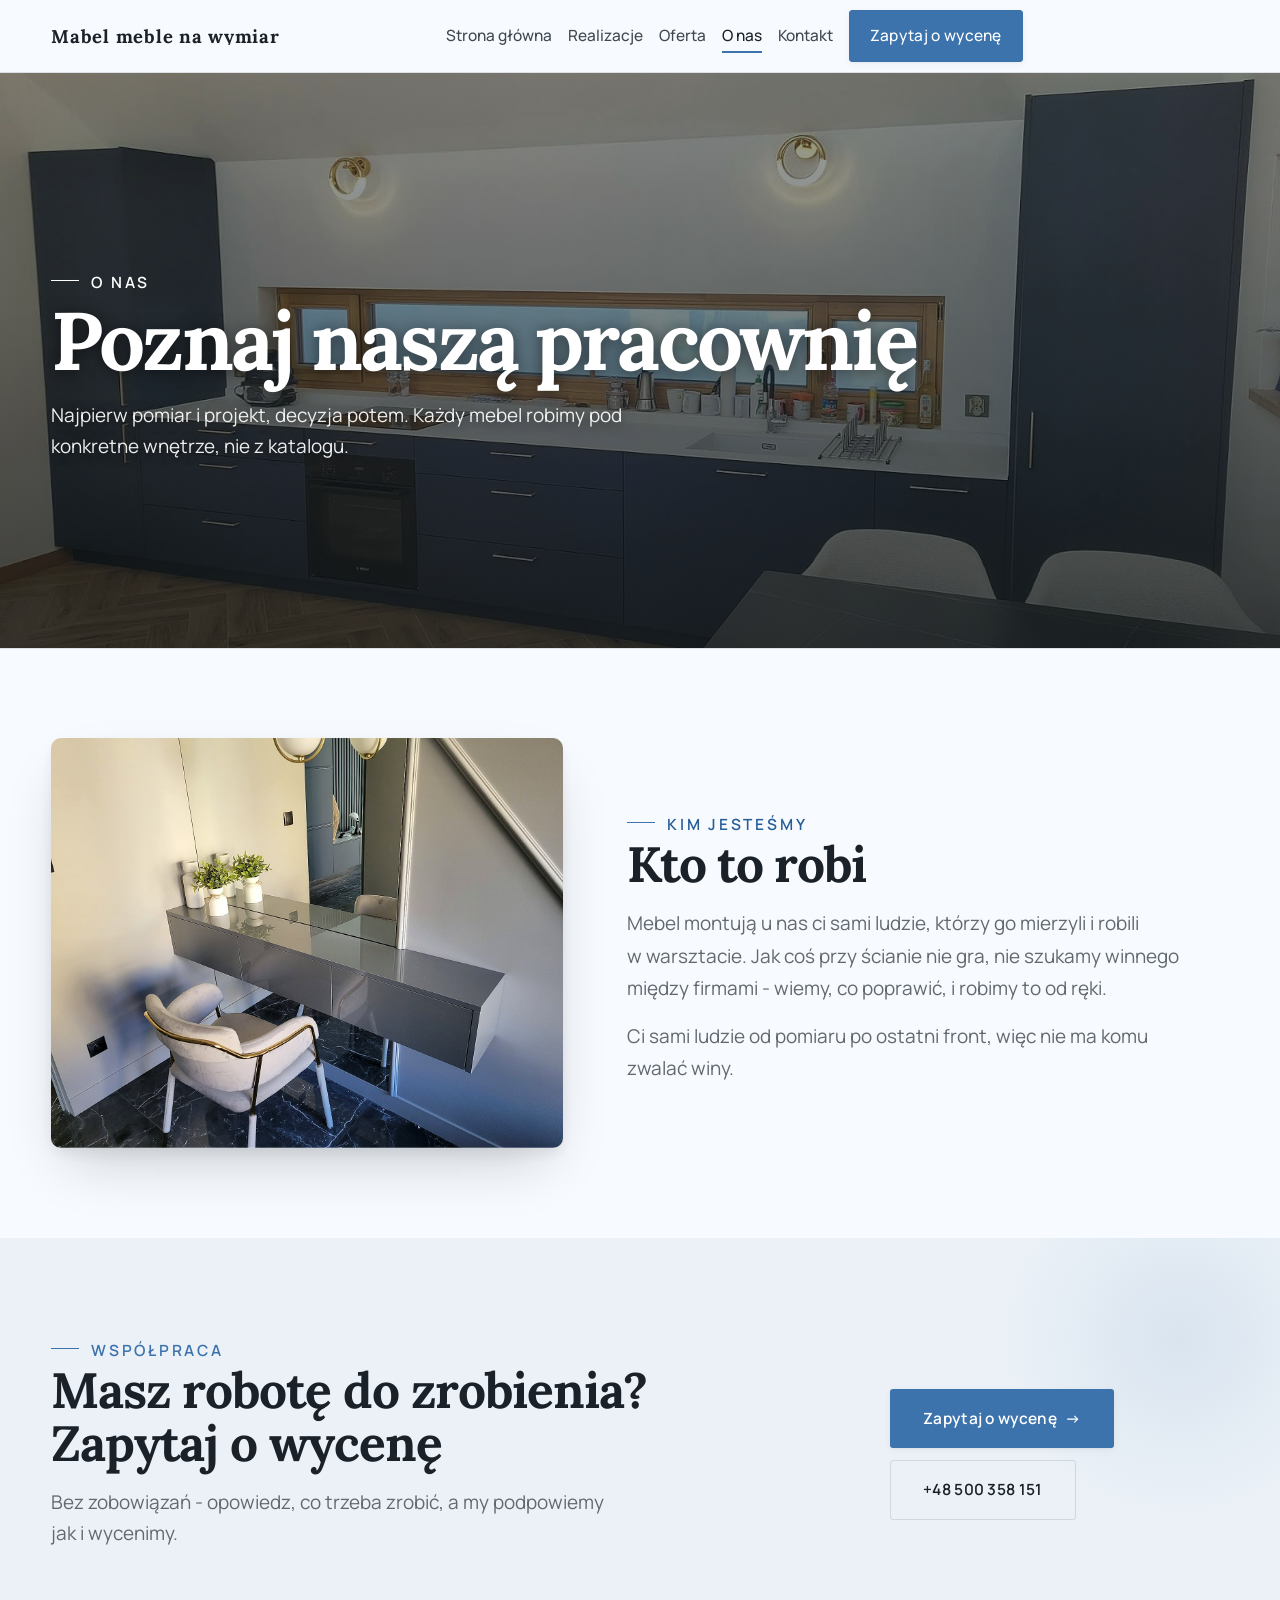
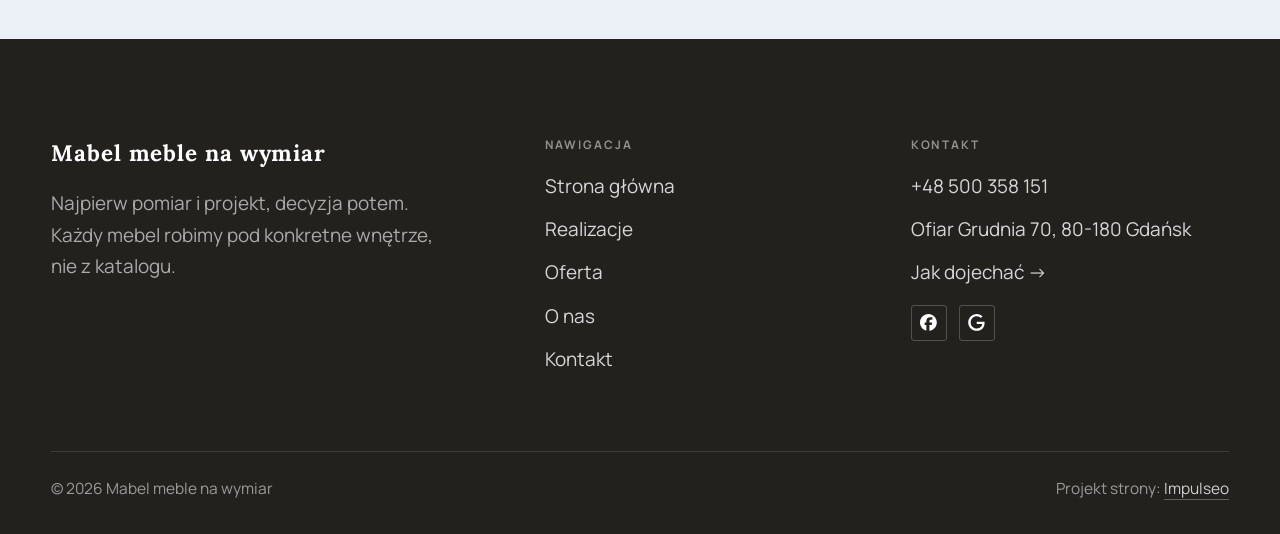
<file: o-nas.html>
<!DOCTYPE html>
<html lang="pl">
<head>
<meta charset="UTF-8">
<meta name="viewport" content="width=device-width, initial-scale=1.0">
<title>O nas - Mabel meble na wymiar</title>
<meta name="description" content="Meble na wymiar w Gdańsku: kuchnie, szafy i zabudowy pod Twoje wnętrze. Pomiar, projekt i montaż w Gdańsku i na całym Pomorzu. Zadzwoń: +48 500 358 151.">
<link rel="canonical" href="https://kris20032.github.io/mabel-meble-na-wymiar/o-nas.html">
<meta name="robots" content="noindex, nofollow">
<meta property="og:type" content="website">
<meta property="og:locale" content="pl_PL">
<meta property="og:site_name" content="Mabel meble na wymiar">
<meta property="og:title" content="O nas - Mabel meble na wymiar">
<meta property="og:description" content="Meble na wymiar w Gdańsku: kuchnie, szafy i zabudowy pod Twoje wnętrze. Pomiar, projekt i montaż w Gdańsku i na całym Pomorzu. Zadzwoń: +48 500 358 151.">
<meta property="og:url" content="https://kris20032.github.io/mabel-meble-na-wymiar/o-nas.html">
<meta property="og:image" content="https://kris20032.github.io/mabel-meble-na-wymiar/img/og.jpg">
<meta property="og:image:width" content="1200">
<meta property="og:image:height" content="630">
<meta name="twitter:card" content="summary_large_image">
<link rel="preconnect" href="https://fonts.googleapis.com">
<link rel="preconnect" href="https://fonts.gstatic.com" crossorigin>
<link href="https://fonts.googleapis.com/css2?family=Lora:wght@500;600;700&family=Manrope:wght@400;500;600&display=swap" rel="stylesheet">
<link rel="stylesheet" href="assets/styles.css?v=4ddf5acb">
</head>
<body>

<header class="nav">
  <div class="wrap nav-inner">
    <a class="brand" href="index.html"><span class="name">Mabel meble na wymiar</span></a>
    <nav class="nav-links">
      <a href="index.html">Strona główna</a>
      <a href="realizacje.html">Realizacje</a>
      <a href="oferta.html">Oferta</a>
      <a href="o-nas.html" class="active" aria-current="page">O nas</a>
      <a href="kontakt.html">Kontakt</a>
      <a href="kontakt.html" class="btn btn-accent">Zapytaj o wycenę</a>
    </nav>
    <button class="nav-toggle" aria-label="Menu"><span></span><span></span><span></span></button>
  </div>
</header>

<main>
<section class="pagehead">
  <img src="img/g6.jpg" alt="Mabel meble na wymiar - Poznaj naszą pracownię" width="1600" height="1200" decoding="async">
  <div class="wrap">
    <span class="eyebrow">O nas</span>
    <h1>Poznaj naszą pracownię</h1>
    <p>Najpierw pomiar i projekt, decyzja potem. Każdy mebel robimy pod konkretne wnętrze, nie z katalogu.</p>
  </div>
</section>
<section>
  <div class="wrap split">
    <div class="split-art reveal"><img src="img/g7.jpg" alt="Mabel meble na wymiar" loading="lazy" width="1600" height="1200" decoding="async"></div>
    <div class="split-copy reveal">
      <span class="eyebrow">Kim jesteśmy</span>
      <h2>Kto to robi</h2>
      <p class="muted">Mebel montują u nas ci sami ludzie, którzy go mierzyli i robili w warsztacie. Jak coś przy ścianie nie gra, nie szukamy winnego między firmami - wiemy, co poprawić, i robimy to od ręki.</p>
      <p class="muted">Ci sami ludzie od pomiaru po ostatni front, więc nie ma komu zwalać winy.</p>
    </div>
  </div>
</section>


<section class="cta">
  <div class="wrap">
    <div class="reveal">
      <span class="eyebrow">Współpraca</span>
      <h2>Masz robotę do zrobienia? Zapytaj o wycenę</h2>
      <p>Bez zobowiązań - opowiedz, co trzeba zrobić, a my podpowiemy jak i wycenimy.</p>
    </div>
    <div class="cta-actions reveal">
      <a href="kontakt.html" class="btn btn-light">Zapytaj o wycenę <span class="arr">→</span></a>
      <a href="tel:+48500358151" class="btn btn-ghost btn-ghost-cta">+48 500 358 151</a>
    </div>
  </div>
</section>
</main>

<footer>
  <div class="wrap">
    <div class="foot-grid">
      <div class="foot-brand">
        <div class="name">Mabel meble na wymiar</div>
        <p>Najpierw pomiar i projekt, decyzja potem. Każdy mebel robimy pod konkretne wnętrze, nie z katalogu.</p>
      </div>
      <div class="foot-col">
        <h4>Nawigacja</h4>
        <a href="index.html">Strona główna</a>
        <a href="realizacje.html">Realizacje</a>
        <a href="oferta.html">Oferta</a>
        <a href="o-nas.html">O nas</a>
        <a href="kontakt.html">Kontakt</a>
      </div>
      <div class="foot-col">
        <h4>Kontakt</h4>
        <a href="tel:+48500358151">+48 500 358 151</a>
        <p>Ofiar Grudnia 70, 80-180 Gdańsk</p>
        <a href="https://maps.google.com/?cid=4894719624370000978" target="_blank" rel="noopener">Jak dojechać →</a>
      <div class="foot-soc">
        <a class="soc" href="https://www.facebook.com/meble.mabel/" target="_blank" rel="noopener" aria-label="Facebook - Mabel meble na wymiar"><svg viewBox="0 0 24 24" aria-hidden="true" focusable="false"><path d="M9.101 23.691v-7.98H6.627v-3.667h2.474v-1.58c0-4.085 1.848-5.978 5.858-5.978.401 0 .955.042 1.468.103a8.68 8.68 0 0 1 1.141.195v3.325a8.623 8.623 0 0 0-.653-.036 26.805 26.805 0 0 0-.733-.009c-.707 0-1.259.096-1.675.309a1.686 1.686 0 0 0-.679.622c-.258.42-.374.995-.374 1.752v1.297h3.919l-.386 2.103-.287 1.564h-3.246v8.245C19.396 23.238 24 18.179 24 12.044c0-6.627-5.373-12-12-12s-12 5.373-12 12c0 5.628 3.874 10.35 9.101 11.647Z" fill="currentColor"/></svg></a>
        <a class="soc" href="https://maps.google.com/?cid=4894719624370000978" target="_blank" rel="noopener" aria-label="Google - Mabel meble na wymiar"><svg viewBox="0 0 24 24" aria-hidden="true" focusable="false"><path d="M12.48 10.92v3.28h7.84c-.24 1.84-.853 3.187-1.787 4.133-1.147 1.147-2.933 2.4-6.053 2.4-4.827 0-8.6-3.893-8.6-8.72s3.773-8.72 8.6-8.72c2.6 0 4.507 1.027 5.907 2.347l2.307-2.307C18.747 1.44 16.133 0 12.48 0 5.867 0 .307 5.387.307 12s5.56 12 12.173 12c3.573 0 6.267-1.173 8.373-3.36 2.16-2.16 2.84-5.213 2.84-7.667 0-.76-.053-1.467-.173-2.053H12.48z" fill="currentColor"/></svg></a>
      </div>
      </div>
    </div>
    <div class="foot-bot">
      <span>© 2026 Mabel meble na wymiar</span>
      <span>Projekt strony: <a class="foot-credit" href="https://impulseo.pl" target="_blank" rel="noopener">Impulseo</a></span>
    </div>
  </div>
</footer>
<div class="sticky-reserve"><a class="sr-book" href="kontakt.html">Zapytaj o wycenę</a><a class="sr-call" href="tel:+48500358151" aria-label="Zadzwoń"><svg class="ico-tel" width="16" height="16" viewBox="0 0 24 24" fill="none" aria-hidden="true"><path d="M6.6 10.8a15.5 15.5 0 0 0 6.6 6.6l2.2-2.2a1 1 0 0 1 1-.24 11.4 11.4 0 0 0 3.6.58 1 1 0 0 1 1 1V20a1 1 0 0 1-1 1A17 17 0 0 1 3 4a1 1 0 0 1 1-1h3.5a1 1 0 0 1 1 1c0 1.25.2 2.46.58 3.6a1 1 0 0 1-.25 1l-2.23 2.2Z" fill="currentColor"/></svg></a></div>
<div class="demo-wazne" data-do="2026-10-05" data-cykl="3" hidden><svg class="dw-ico" width="13" height="13" viewBox="0 0 24 24" fill="none" aria-hidden="true"><circle cx="12" cy="12" r="8.6" stroke="currentColor" stroke-width="1.8"/><path d="M12 7.2V12l3.3 2" stroke="currentColor" stroke-width="1.8" stroke-linecap="round"/></svg><span class="dw-txt"></span></div>

<script src="assets/main.js"></script>
</body>
</html>
</file>
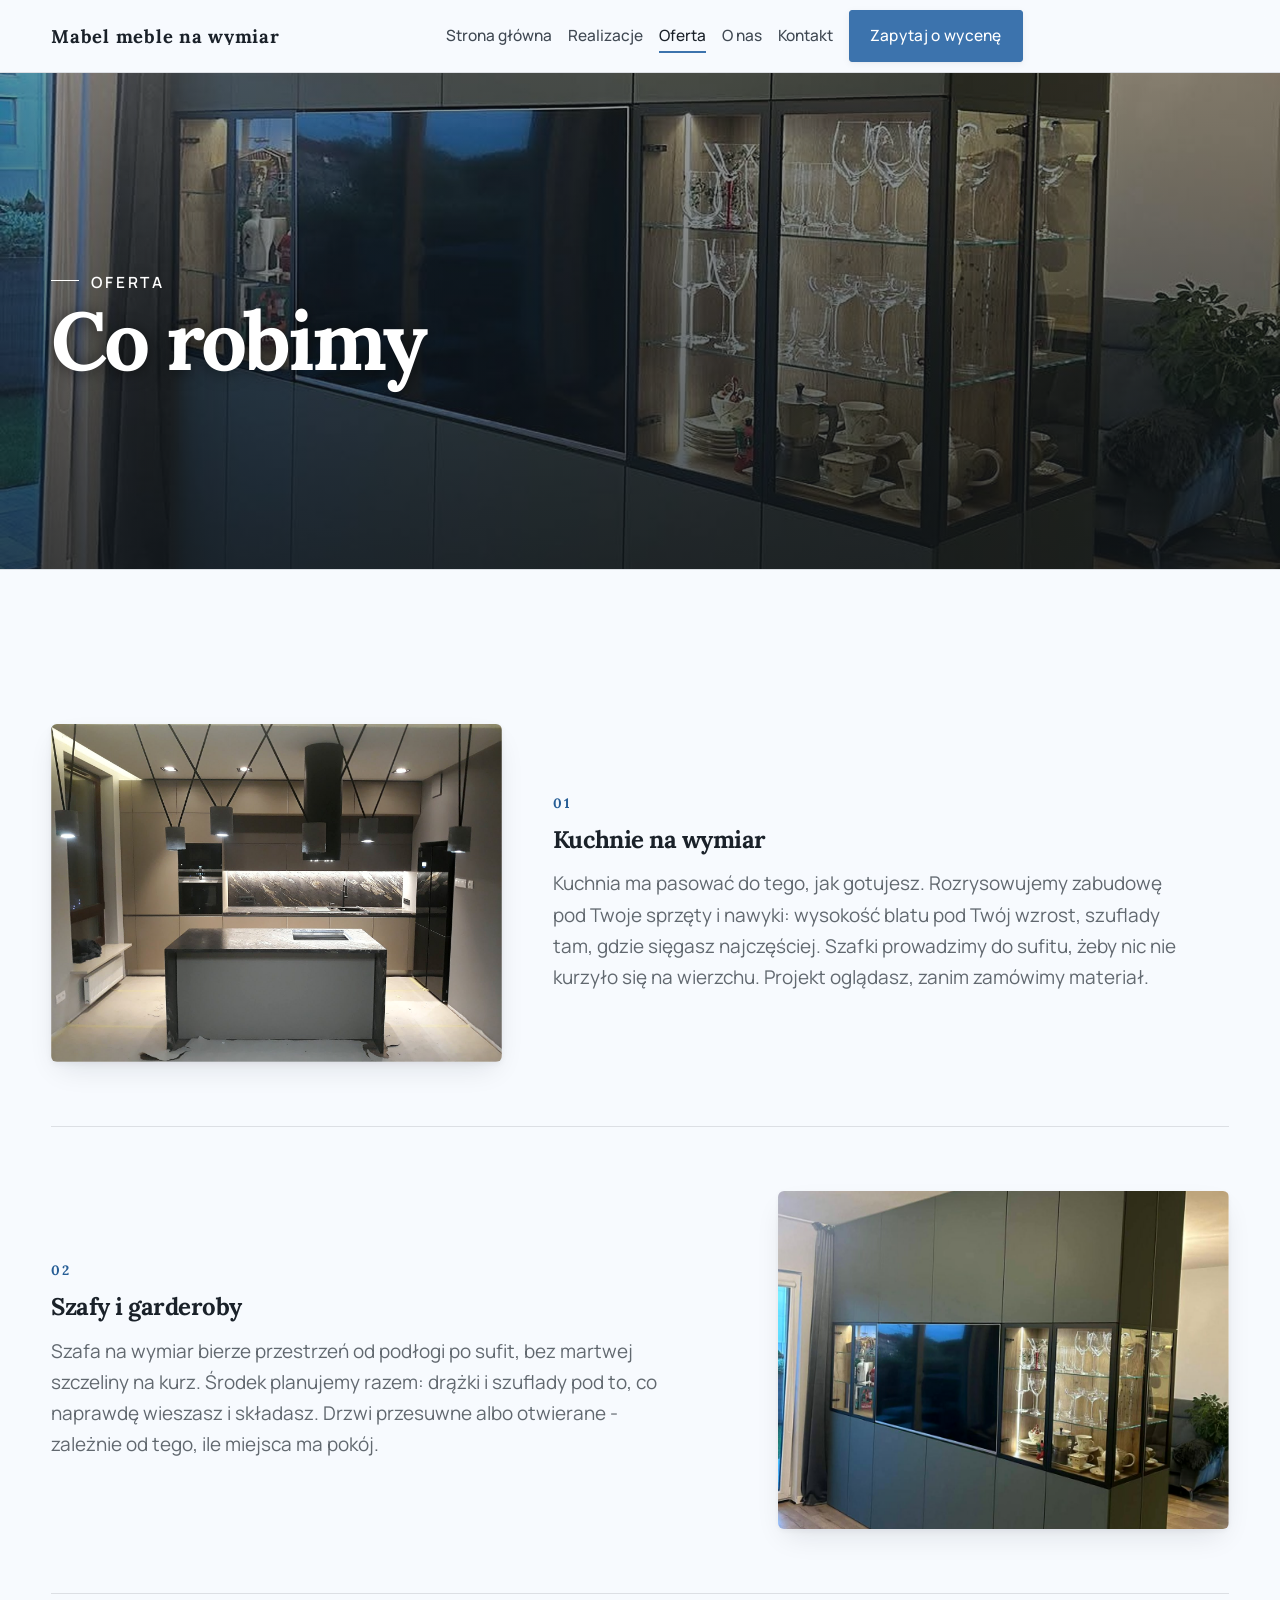
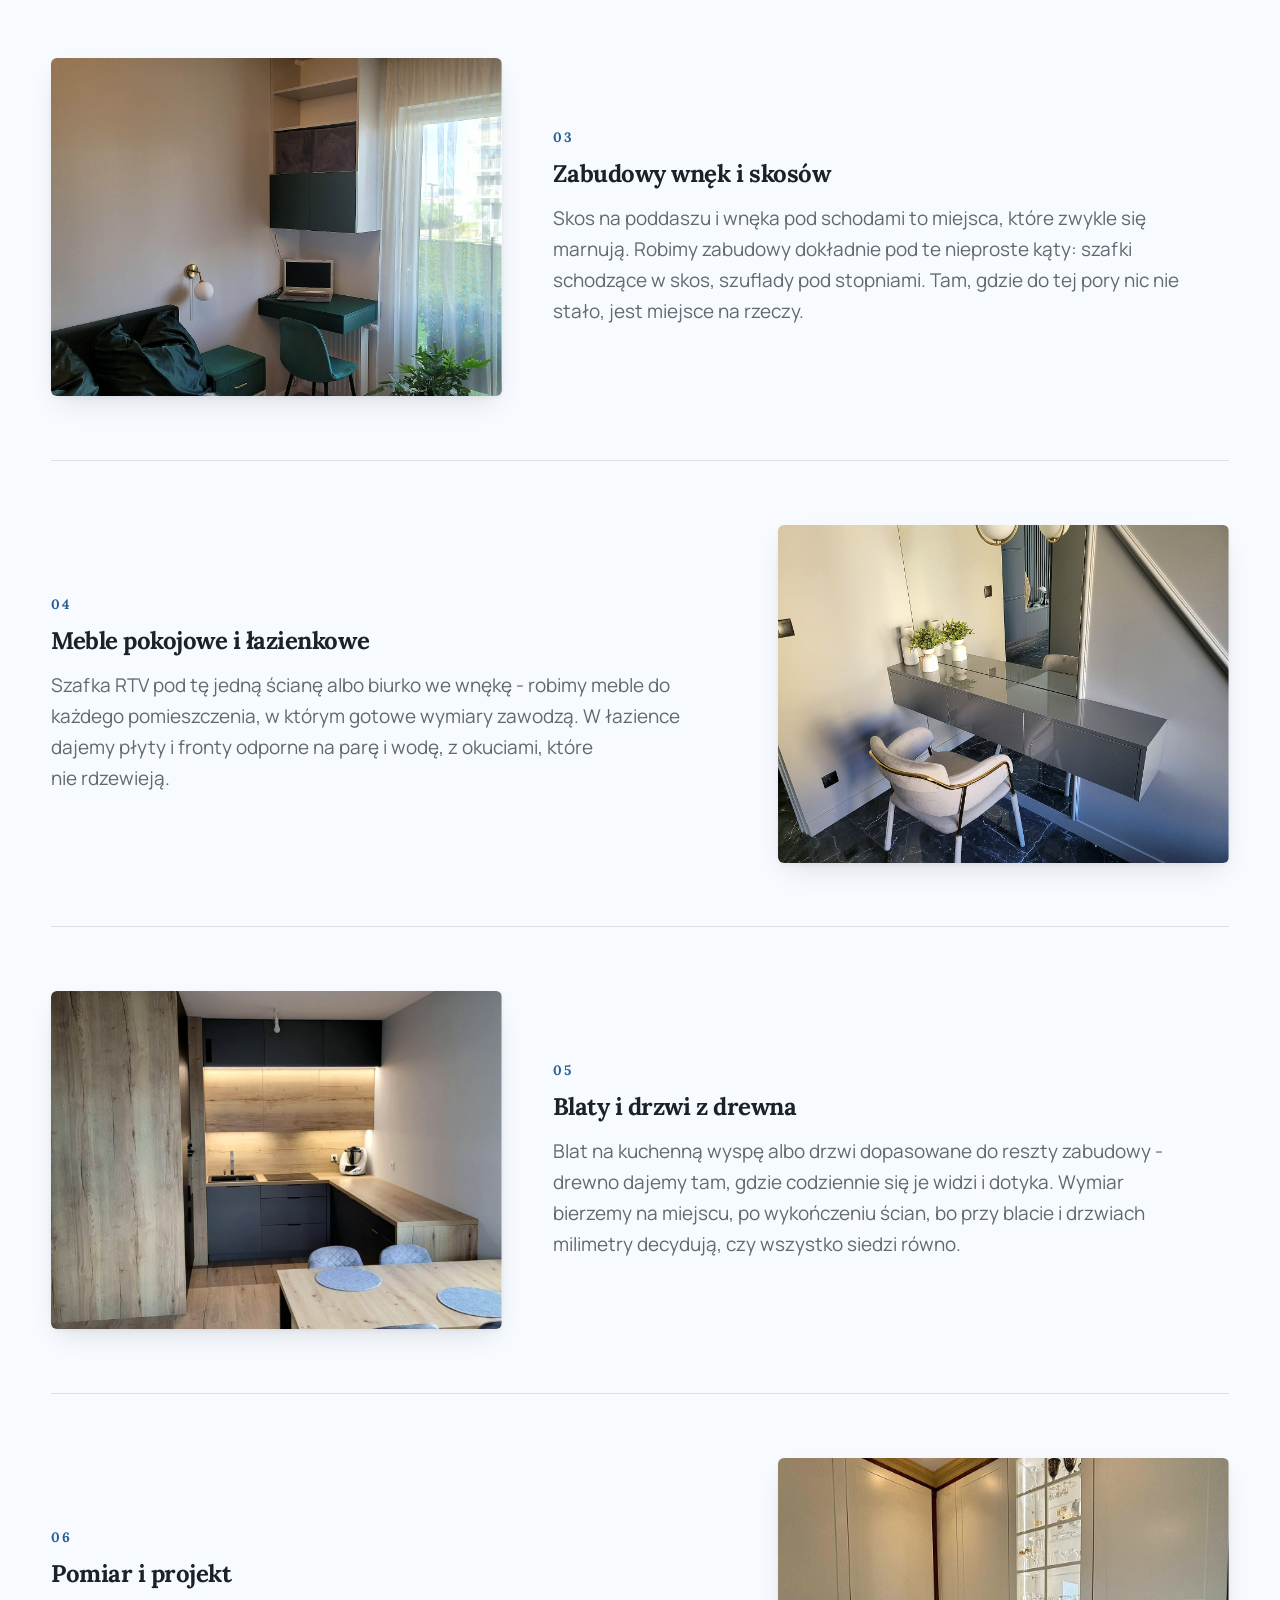
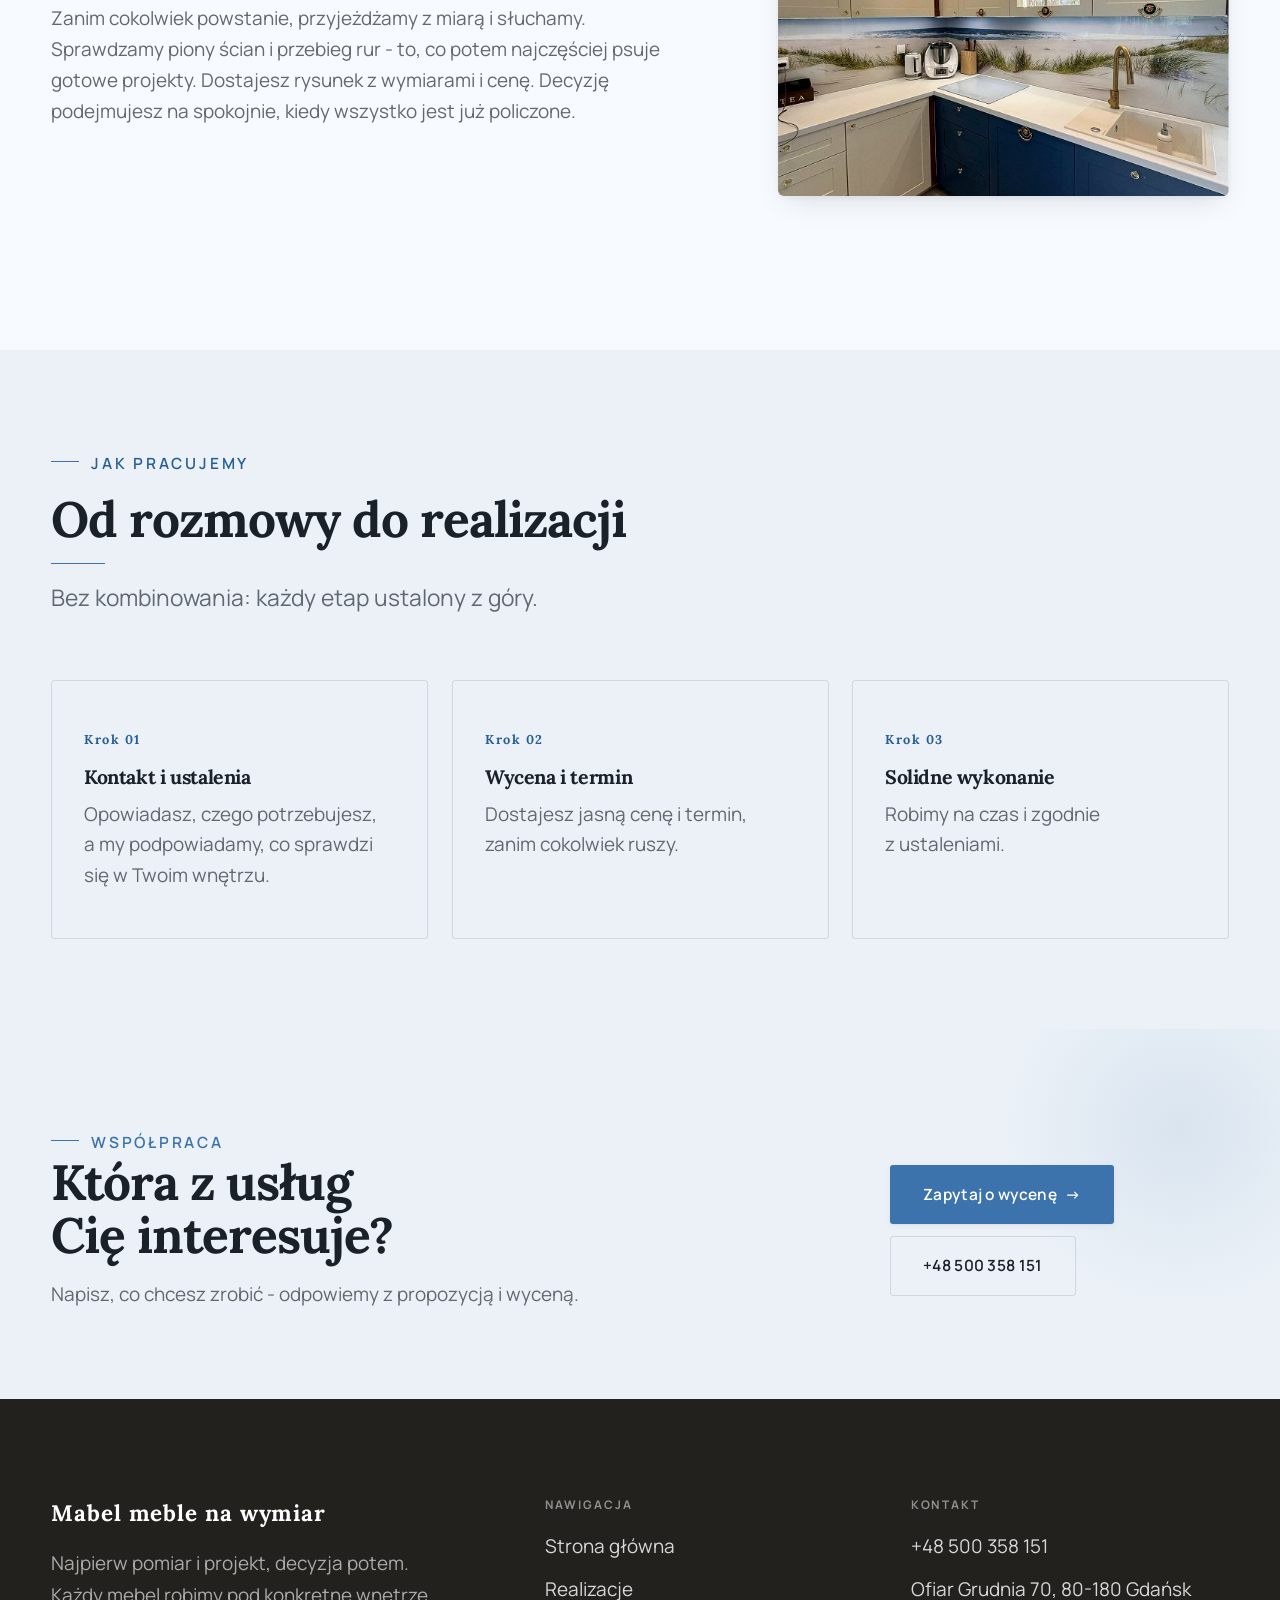
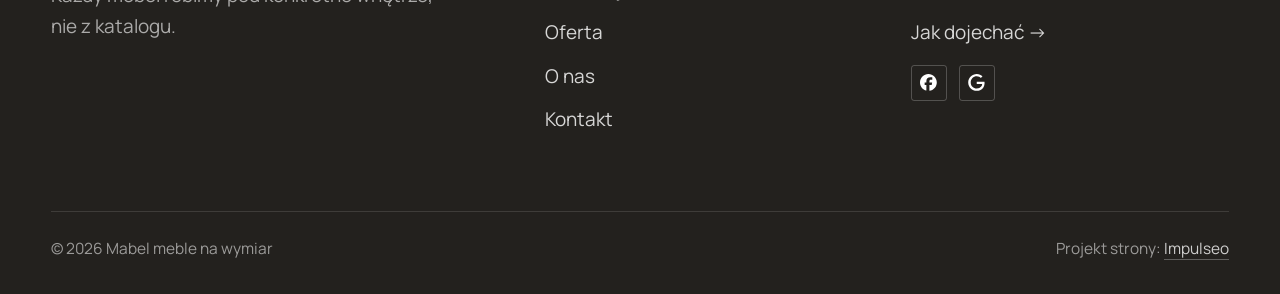
<file: oferta.html>
<!DOCTYPE html>
<html lang="pl">
<head>
<meta charset="UTF-8">
<meta name="viewport" content="width=device-width, initial-scale=1.0">
<title>Oferta - Mabel meble na wymiar</title>
<meta name="description" content="Meble na wymiar w Gdańsku: kuchnie, szafy i zabudowy pod Twoje wnętrze. Pomiar, projekt i montaż w Gdańsku i na całym Pomorzu. Zadzwoń: +48 500 358 151.">
<link rel="canonical" href="https://kris20032.github.io/mabel-meble-na-wymiar/oferta.html">
<meta name="robots" content="noindex, nofollow">
<meta property="og:type" content="website">
<meta property="og:locale" content="pl_PL">
<meta property="og:site_name" content="Mabel meble na wymiar">
<meta property="og:title" content="Oferta - Mabel meble na wymiar">
<meta property="og:description" content="Meble na wymiar w Gdańsku: kuchnie, szafy i zabudowy pod Twoje wnętrze. Pomiar, projekt i montaż w Gdańsku i na całym Pomorzu. Zadzwoń: +48 500 358 151.">
<meta property="og:url" content="https://kris20032.github.io/mabel-meble-na-wymiar/oferta.html">
<meta property="og:image" content="https://kris20032.github.io/mabel-meble-na-wymiar/img/og.jpg">
<meta property="og:image:width" content="1200">
<meta property="og:image:height" content="630">
<meta name="twitter:card" content="summary_large_image">
<link rel="preconnect" href="https://fonts.googleapis.com">
<link rel="preconnect" href="https://fonts.gstatic.com" crossorigin>
<link href="https://fonts.googleapis.com/css2?family=Lora:wght@500;600;700&family=Manrope:wght@400;500;600&display=swap" rel="stylesheet">
<link rel="stylesheet" href="assets/styles.css?v=4ddf5acb">
</head>
<body>

<header class="nav">
  <div class="wrap nav-inner">
    <a class="brand" href="index.html"><span class="name">Mabel meble na wymiar</span></a>
    <nav class="nav-links">
      <a href="index.html">Strona główna</a>
      <a href="realizacje.html">Realizacje</a>
      <a href="oferta.html" class="active" aria-current="page">Oferta</a>
      <a href="o-nas.html">O nas</a>
      <a href="kontakt.html">Kontakt</a>
      <a href="kontakt.html" class="btn btn-accent">Zapytaj o wycenę</a>
    </nav>
    <button class="nav-toggle" aria-label="Menu"><span></span><span></span><span></span></button>
  </div>
</header>

<main>
<section class="pagehead">
  <img src="img/g15.jpg" alt="Mabel meble na wymiar - Co robimy" width="1680" height="1232" decoding="async">
  <div class="wrap">
    <span class="eyebrow">Oferta</span>
    <h1>Co robimy</h1>
  </div>
</section>
<section>
  <div class="wrap">
    <div class="svc-row reveal">
      <div class="svc-row-art"><img src="img/g1.jpg" alt="Kuchnie na wymiar" loading="lazy" width="1600" height="1200" decoding="async"></div>
      <div>
        <span class="num">01</span>
        <h3>Kuchnie na wymiar</h3>
        <p class="muted">Kuchnia ma pasować do tego, jak gotujesz. Rozrysowujemy zabudowę pod Twoje sprzęty i nawyki: wysokość blatu pod Twój wzrost, szuflady tam, gdzie sięgasz najczęściej. Szafki prowadzimy do sufitu, żeby nic nie kurzyło się na wierzchu. Projekt oglądasz, zanim zamówimy materiał.</p>
      </div>
    </div>
    <div class="svc-row rev reveal">
      <div class="svc-row-art"><img src="img/g10.jpg" alt="Szafy i garderoby" loading="lazy" width="1146" height="1550" decoding="async"></div>
      <div>
        <span class="num">02</span>
        <h3>Szafy i garderoby</h3>
        <p class="muted">Szafa na wymiar bierze przestrzeń od podłogi po sufit, bez martwej szczeliny na kurz. Środek planujemy razem: drążki i szuflady pod to, co naprawdę wieszasz i składasz. Drzwi przesuwne albo otwierane - zależnie od tego, ile miejsca ma pokój.</p>
      </div>
    </div>
    <div class="svc-row reveal">
      <div class="svc-row-art"><img src="img/about.jpg" alt="Zabudowy wnęk i skosów" loading="lazy" width="1536" height="2048" decoding="async"></div>
      <div>
        <span class="num">03</span>
        <h3>Zabudowy wnęk i skosów</h3>
        <p class="muted">Skos na poddaszu i wnęka pod schodami to miejsca, które zwykle się marnują. Robimy zabudowy dokładnie pod te nieproste kąty: szafki schodzące w skos, szuflady pod stopniami. Tam, gdzie do tej pory nic nie stało, jest miejsce na rzeczy.</p>
      </div>
    </div>
    <div class="svc-row rev reveal">
      <div class="svc-row-art"><img src="img/g7.jpg" alt="Meble pokojowe i łazienkowe" loading="lazy" width="1600" height="1200" decoding="async"></div>
      <div>
        <span class="num">04</span>
        <h3>Meble pokojowe i łazienkowe</h3>
        <p class="muted">Szafka RTV pod tę jedną ścianę albo biurko we wnękę - robimy meble do każdego pomieszczenia, w którym gotowe wymiary zawodzą. W łazience dajemy płyty i fronty odporne na parę i wodę, z okuciami, które nie rdzewieją.</p>
      </div>
    </div>
    <div class="svc-row reveal">
      <div class="svc-row-art"><img src="img/g11.jpg" alt="Blaty i drzwi z drewna" loading="lazy" width="1406" height="1406" decoding="async"></div>
      <div>
        <span class="num">05</span>
        <h3>Blaty i drzwi z drewna</h3>
        <p class="muted">Blat na kuchenną wyspę albo drzwi dopasowane do reszty zabudowy - drewno dajemy tam, gdzie codziennie się je widzi i dotyka. Wymiar bierzemy na miejscu, po wykończeniu ścian, bo przy blacie i drzwiach milimetry decydują, czy wszystko siedzi równo.</p>
      </div>
    </div>
    <div class="svc-row rev reveal">
      <div class="svc-row-art"><img src="img/g4.jpg" alt="Pomiar i projekt" loading="lazy" width="1200" height="1600" decoding="async"></div>
      <div>
        <span class="num">06</span>
        <h3>Pomiar i projekt</h3>
        <p class="muted">Zanim cokolwiek powstanie, przyjeżdżamy z miarą i słuchamy. Sprawdzamy piony ścian i przebieg rur - to, co potem najczęściej psuje gotowe projekty. Dostajesz rysunek z wymiarami i cenę. Decyzję podejmujesz na spokojnie, kiedy wszystko jest już policzone.</p>
      </div>
    </div>
  </div>
</section>
<section class="trust">
  <div class="wrap">
    <div class="head reveal">
      <span class="eyebrow">Jak pracujemy</span>
      <h2>Od rozmowy do realizacji</h2>
      <p>Bez kombinowania: każdy etap ustalony z góry.</p>
    </div>
    <div class="svc-grid">
      <div class="svc reveal"><div class="ic">Krok 01</div><h3>Kontakt i ustalenia</h3><p>Opowiadasz, czego potrzebujesz, a my podpowiadamy, co sprawdzi się w Twoim wnętrzu.</p></div>
      <div class="svc reveal"><div class="ic">Krok 02</div><h3>Wycena i termin</h3><p>Dostajesz jasną cenę i termin, zanim cokolwiek ruszy.</p></div>
      <div class="svc reveal"><div class="ic">Krok 03</div><h3>Solidne wykonanie</h3><p>Robimy na czas i zgodnie z ustaleniami.</p></div>
    </div>
  </div>
</section>
<section class="cta">
  <div class="wrap">
    <div class="reveal">
      <span class="eyebrow">Współpraca</span>
      <h2>Która z usług Cię interesuje?</h2>
      <p>Napisz, co chcesz zrobić - odpowiemy z propozycją i wyceną.</p>
    </div>
    <div class="cta-actions reveal">
      <a href="kontakt.html" class="btn btn-light">Zapytaj o wycenę <span class="arr">→</span></a>
      <a href="tel:+48500358151" class="btn btn-ghost btn-ghost-cta">+48 500 358 151</a>
    </div>
  </div>
</section>
</main>

<footer>
  <div class="wrap">
    <div class="foot-grid">
      <div class="foot-brand">
        <div class="name">Mabel meble na wymiar</div>
        <p>Najpierw pomiar i projekt, decyzja potem. Każdy mebel robimy pod konkretne wnętrze, nie z katalogu.</p>
      </div>
      <div class="foot-col">
        <h4>Nawigacja</h4>
        <a href="index.html">Strona główna</a>
        <a href="realizacje.html">Realizacje</a>
        <a href="oferta.html">Oferta</a>
        <a href="o-nas.html">O nas</a>
        <a href="kontakt.html">Kontakt</a>
      </div>
      <div class="foot-col">
        <h4>Kontakt</h4>
        <a href="tel:+48500358151">+48 500 358 151</a>
        <p>Ofiar Grudnia 70, 80-180 Gdańsk</p>
        <a href="https://maps.google.com/?cid=4894719624370000978" target="_blank" rel="noopener">Jak dojechać →</a>
      <div class="foot-soc">
        <a class="soc" href="https://www.facebook.com/meble.mabel/" target="_blank" rel="noopener" aria-label="Facebook - Mabel meble na wymiar"><svg viewBox="0 0 24 24" aria-hidden="true" focusable="false"><path d="M9.101 23.691v-7.98H6.627v-3.667h2.474v-1.58c0-4.085 1.848-5.978 5.858-5.978.401 0 .955.042 1.468.103a8.68 8.68 0 0 1 1.141.195v3.325a8.623 8.623 0 0 0-.653-.036 26.805 26.805 0 0 0-.733-.009c-.707 0-1.259.096-1.675.309a1.686 1.686 0 0 0-.679.622c-.258.42-.374.995-.374 1.752v1.297h3.919l-.386 2.103-.287 1.564h-3.246v8.245C19.396 23.238 24 18.179 24 12.044c0-6.627-5.373-12-12-12s-12 5.373-12 12c0 5.628 3.874 10.35 9.101 11.647Z" fill="currentColor"/></svg></a>
        <a class="soc" href="https://maps.google.com/?cid=4894719624370000978" target="_blank" rel="noopener" aria-label="Google - Mabel meble na wymiar"><svg viewBox="0 0 24 24" aria-hidden="true" focusable="false"><path d="M12.48 10.92v3.28h7.84c-.24 1.84-.853 3.187-1.787 4.133-1.147 1.147-2.933 2.4-6.053 2.4-4.827 0-8.6-3.893-8.6-8.72s3.773-8.72 8.6-8.72c2.6 0 4.507 1.027 5.907 2.347l2.307-2.307C18.747 1.44 16.133 0 12.48 0 5.867 0 .307 5.387.307 12s5.56 12 12.173 12c3.573 0 6.267-1.173 8.373-3.36 2.16-2.16 2.84-5.213 2.84-7.667 0-.76-.053-1.467-.173-2.053H12.48z" fill="currentColor"/></svg></a>
      </div>
      </div>
    </div>
    <div class="foot-bot">
      <span>© 2026 Mabel meble na wymiar</span>
      <span>Projekt strony: <a class="foot-credit" href="https://impulseo.pl" target="_blank" rel="noopener">Impulseo</a></span>
    </div>
  </div>
</footer>
<div class="sticky-reserve"><a class="sr-book" href="kontakt.html">Zapytaj o wycenę</a><a class="sr-call" href="tel:+48500358151" aria-label="Zadzwoń"><svg class="ico-tel" width="16" height="16" viewBox="0 0 24 24" fill="none" aria-hidden="true"><path d="M6.6 10.8a15.5 15.5 0 0 0 6.6 6.6l2.2-2.2a1 1 0 0 1 1-.24 11.4 11.4 0 0 0 3.6.58 1 1 0 0 1 1 1V20a1 1 0 0 1-1 1A17 17 0 0 1 3 4a1 1 0 0 1 1-1h3.5a1 1 0 0 1 1 1c0 1.25.2 2.46.58 3.6a1 1 0 0 1-.25 1l-2.23 2.2Z" fill="currentColor"/></svg></a></div>
<div class="demo-wazne" data-do="2026-10-05" data-cykl="3" hidden><svg class="dw-ico" width="13" height="13" viewBox="0 0 24 24" fill="none" aria-hidden="true"><circle cx="12" cy="12" r="8.6" stroke="currentColor" stroke-width="1.8"/><path d="M12 7.2V12l3.3 2" stroke="currentColor" stroke-width="1.8" stroke-linecap="round"/></svg><span class="dw-txt"></span></div>

<script src="assets/main.js"></script>
</body>
</html>
</file>
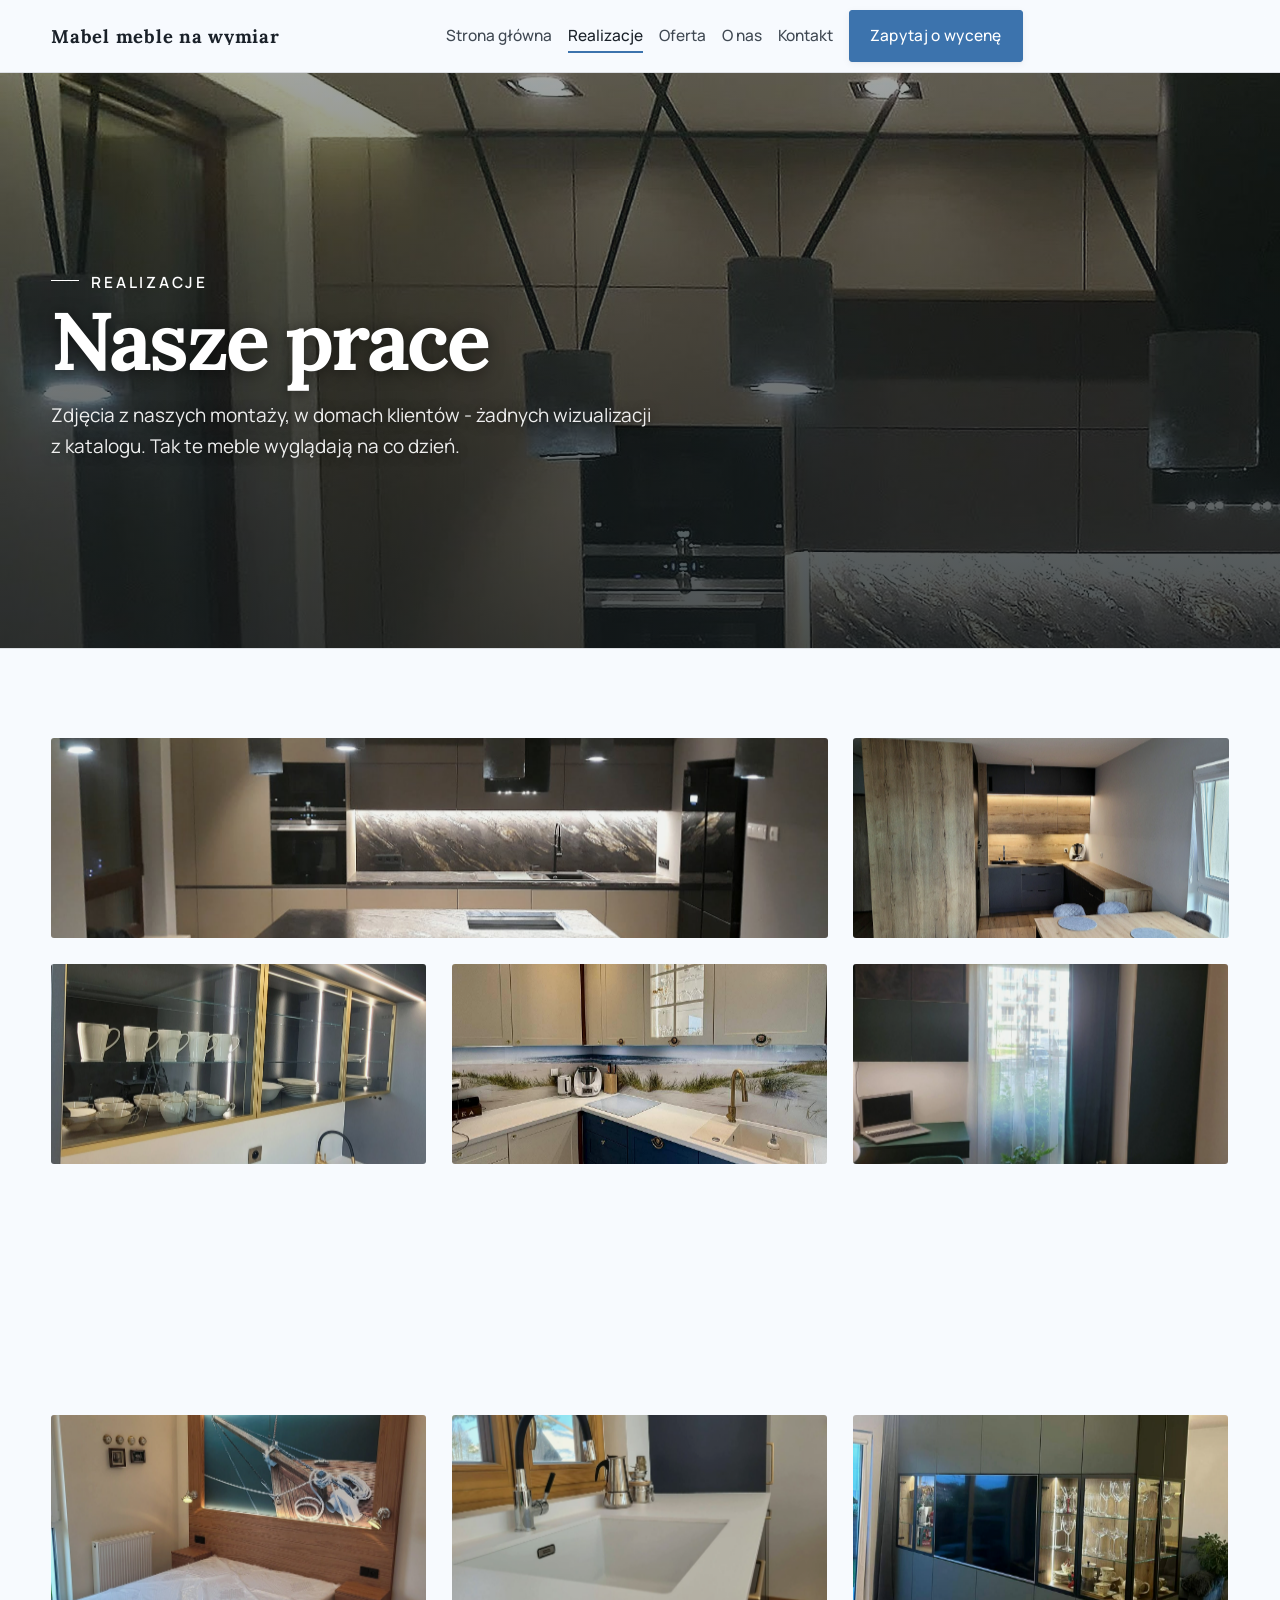
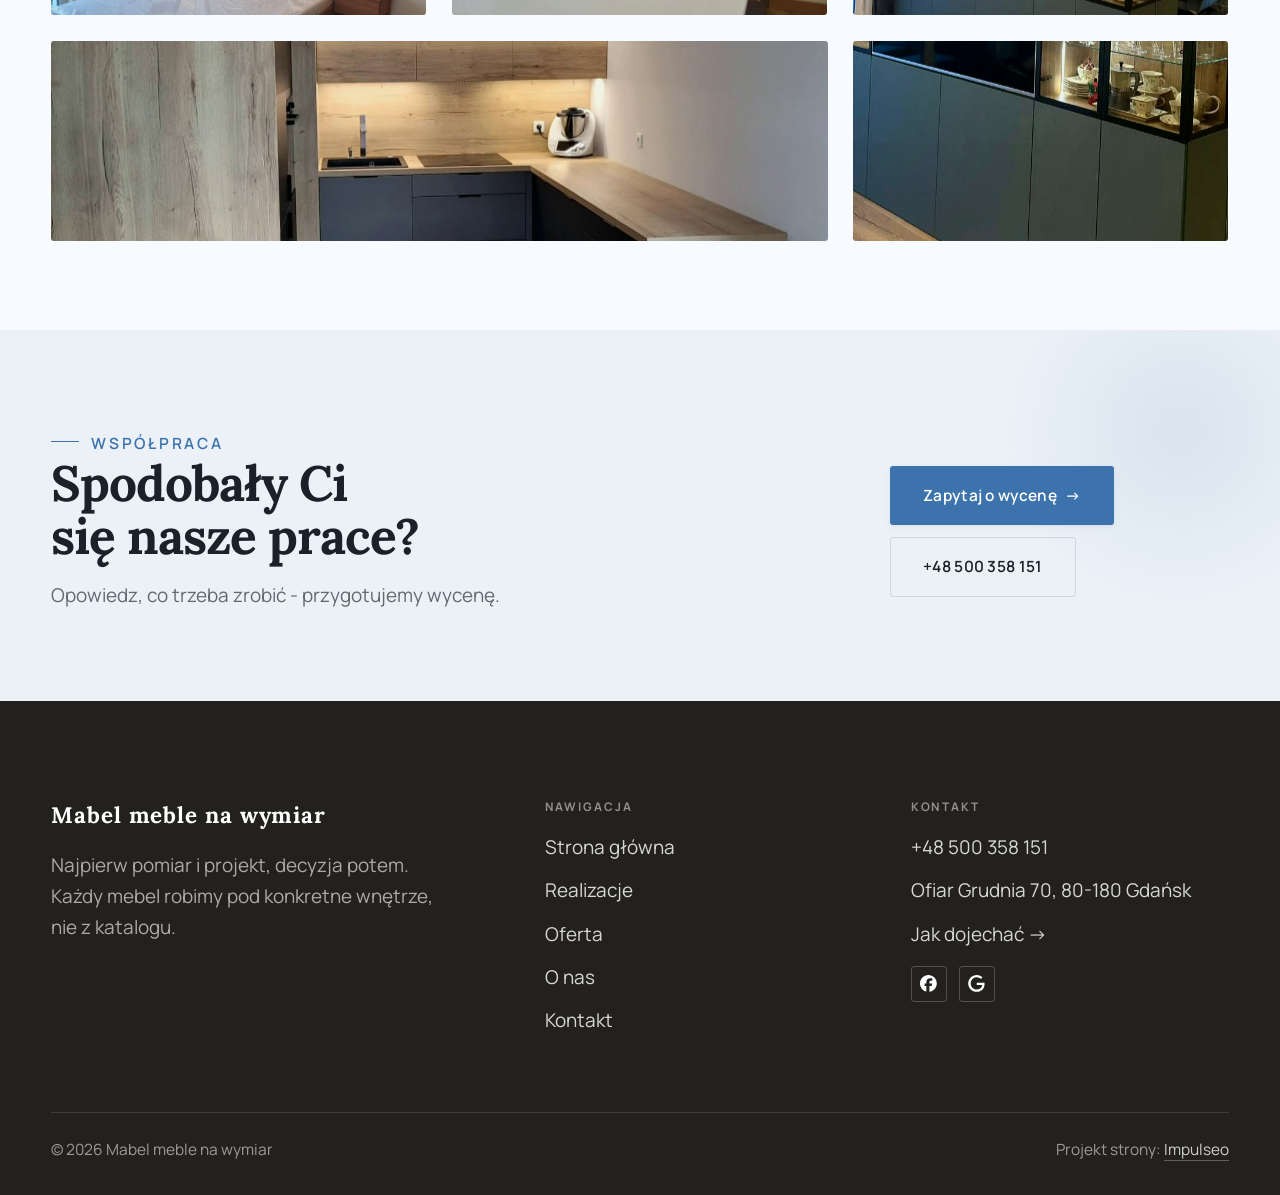
<file: realizacje.html>
<!DOCTYPE html>
<html lang="pl">
<head>
<meta charset="UTF-8">
<meta name="viewport" content="width=device-width, initial-scale=1.0">
<title>Realizacje - Mabel meble na wymiar</title>
<meta name="description" content="Realizacje Mabel meble na wymiar: Kuchnia na wymiar, Szafa wnękowa, Garderoba, Zabudowa pod skosem, Blat z litego drewna">
<link rel="canonical" href="https://kris20032.github.io/mabel-meble-na-wymiar/realizacje.html">
<meta name="robots" content="noindex, nofollow">
<meta property="og:type" content="website">
<meta property="og:locale" content="pl_PL">
<meta property="og:site_name" content="Mabel meble na wymiar">
<meta property="og:title" content="Realizacje - Mabel meble na wymiar">
<meta property="og:description" content="Realizacje Mabel meble na wymiar: Kuchnia na wymiar, Szafa wnękowa, Garderoba, Zabudowa pod skosem, Blat z litego drewna">
<meta property="og:url" content="https://kris20032.github.io/mabel-meble-na-wymiar/realizacje.html">
<meta property="og:image" content="https://kris20032.github.io/mabel-meble-na-wymiar/img/og.jpg">
<meta property="og:image:width" content="1200">
<meta property="og:image:height" content="630">
<meta name="twitter:card" content="summary_large_image">
<link rel="preconnect" href="https://fonts.googleapis.com">
<link rel="preconnect" href="https://fonts.gstatic.com" crossorigin>
<link href="https://fonts.googleapis.com/css2?family=Lora:wght@500;600;700&family=Manrope:wght@400;500;600&display=swap" rel="stylesheet">
<link rel="stylesheet" href="assets/styles.css?v=4ddf5acb">
</head>
<body>

<header class="nav">
  <div class="wrap nav-inner">
    <a class="brand" href="index.html"><span class="name">Mabel meble na wymiar</span></a>
    <nav class="nav-links">
      <a href="index.html">Strona główna</a>
      <a href="realizacje.html" class="active" aria-current="page">Realizacje</a>
      <a href="oferta.html">Oferta</a>
      <a href="o-nas.html">O nas</a>
      <a href="kontakt.html">Kontakt</a>
      <a href="kontakt.html" class="btn btn-accent">Zapytaj o wycenę</a>
    </nav>
    <button class="nav-toggle" aria-label="Menu"><span></span><span></span><span></span></button>
  </div>
</header>

<main>
<section class="pagehead">
  <img src="img/g13.jpg" alt="Mabel meble na wymiar - Nasze prace" width="1600" height="1200" decoding="async">
  <div class="wrap">
    <span class="eyebrow">Realizacje</span>
    <h1>Nasze prace</h1>
    <p>Zdjęcia z naszych montaży, w domach klientów - żadnych wizualizacji z katalogu. Tak te meble wyglądają na co dzień.</p>
  </div>
</section>
<section>
  <div class="wrap">
    <div class="gallery">
      <div class="tile t-two3 reveal"><img src="img/g1.jpg" alt="Mabel meble na wymiar" loading="lazy" width="1600" height="1200" decoding="async"></div>
      <div class="tile t-third reveal"><img src="img/g2.jpg" alt="Mabel meble na wymiar" loading="lazy" width="2048" height="1536" decoding="async"></div>
      <div class="tile t-third reveal"><img src="img/g3.jpg" alt="Mabel meble na wymiar" loading="lazy" width="1498" height="1078" decoding="async"></div>
      <div class="tile t-third reveal"><img src="img/g4.jpg" alt="Mabel meble na wymiar" loading="lazy" width="1200" height="1600" decoding="async"></div>
      <div class="tile t-third reveal"><img src="img/g5.jpg" alt="Mabel meble na wymiar" loading="lazy" width="1622" height="1162" decoding="async"></div>
      <div class="tile t-third reveal"><img src="img/g6.jpg" alt="Mabel meble na wymiar" loading="lazy" width="1600" height="1200" decoding="async"></div>
      <div class="tile t-two3 reveal"><img src="img/g7.jpg" alt="Mabel meble na wymiar" loading="lazy" width="1600" height="1200" decoding="async"></div>
      <div class="tile t-third reveal"><img src="img/g8.jpg" alt="Mabel meble na wymiar" loading="lazy" width="1600" height="1140" decoding="async"></div>
      <div class="tile t-third reveal"><img src="img/g9.jpg" alt="Mabel meble na wymiar" loading="lazy" width="1518" height="1106" decoding="async"></div>
      <div class="tile t-third reveal"><img src="img/g10.jpg" alt="Mabel meble na wymiar" loading="lazy" width="1146" height="1550" decoding="async"></div>
      <div class="tile t-two3 reveal"><img src="img/g11.jpg" alt="Mabel meble na wymiar" loading="lazy" width="1406" height="1406" decoding="async"></div>
      <div class="tile t-third reveal"><img src="img/g12.jpg" alt="Mabel meble na wymiar" loading="lazy" width="1280" height="1728" decoding="async"></div>
    </div>
  </div>
</section>
<section class="cta">
  <div class="wrap">
    <div class="reveal">
      <span class="eyebrow">Współpraca</span>
      <h2>Spodobały Ci się nasze prace?</h2>
      <p>Opowiedz, co trzeba zrobić - przygotujemy wycenę.</p>
    </div>
    <div class="cta-actions reveal">
      <a href="kontakt.html" class="btn btn-light">Zapytaj o wycenę <span class="arr">→</span></a>
      <a href="tel:+48500358151" class="btn btn-ghost btn-ghost-cta">+48 500 358 151</a>
    </div>
  </div>
</section>
</main>

<footer>
  <div class="wrap">
    <div class="foot-grid">
      <div class="foot-brand">
        <div class="name">Mabel meble na wymiar</div>
        <p>Najpierw pomiar i projekt, decyzja potem. Każdy mebel robimy pod konkretne wnętrze, nie z katalogu.</p>
      </div>
      <div class="foot-col">
        <h4>Nawigacja</h4>
        <a href="index.html">Strona główna</a>
        <a href="realizacje.html">Realizacje</a>
        <a href="oferta.html">Oferta</a>
        <a href="o-nas.html">O nas</a>
        <a href="kontakt.html">Kontakt</a>
      </div>
      <div class="foot-col">
        <h4>Kontakt</h4>
        <a href="tel:+48500358151">+48 500 358 151</a>
        <p>Ofiar Grudnia 70, 80-180 Gdańsk</p>
        <a href="https://maps.google.com/?cid=4894719624370000978" target="_blank" rel="noopener">Jak dojechać →</a>
      <div class="foot-soc">
        <a class="soc" href="https://www.facebook.com/meble.mabel/" target="_blank" rel="noopener" aria-label="Facebook - Mabel meble na wymiar"><svg viewBox="0 0 24 24" aria-hidden="true" focusable="false"><path d="M9.101 23.691v-7.98H6.627v-3.667h2.474v-1.58c0-4.085 1.848-5.978 5.858-5.978.401 0 .955.042 1.468.103a8.68 8.68 0 0 1 1.141.195v3.325a8.623 8.623 0 0 0-.653-.036 26.805 26.805 0 0 0-.733-.009c-.707 0-1.259.096-1.675.309a1.686 1.686 0 0 0-.679.622c-.258.42-.374.995-.374 1.752v1.297h3.919l-.386 2.103-.287 1.564h-3.246v8.245C19.396 23.238 24 18.179 24 12.044c0-6.627-5.373-12-12-12s-12 5.373-12 12c0 5.628 3.874 10.35 9.101 11.647Z" fill="currentColor"/></svg></a>
        <a class="soc" href="https://maps.google.com/?cid=4894719624370000978" target="_blank" rel="noopener" aria-label="Google - Mabel meble na wymiar"><svg viewBox="0 0 24 24" aria-hidden="true" focusable="false"><path d="M12.48 10.92v3.28h7.84c-.24 1.84-.853 3.187-1.787 4.133-1.147 1.147-2.933 2.4-6.053 2.4-4.827 0-8.6-3.893-8.6-8.72s3.773-8.72 8.6-8.72c2.6 0 4.507 1.027 5.907 2.347l2.307-2.307C18.747 1.44 16.133 0 12.48 0 5.867 0 .307 5.387.307 12s5.56 12 12.173 12c3.573 0 6.267-1.173 8.373-3.36 2.16-2.16 2.84-5.213 2.84-7.667 0-.76-.053-1.467-.173-2.053H12.48z" fill="currentColor"/></svg></a>
      </div>
      </div>
    </div>
    <div class="foot-bot">
      <span>© 2026 Mabel meble na wymiar</span>
      <span>Projekt strony: <a class="foot-credit" href="https://impulseo.pl" target="_blank" rel="noopener">Impulseo</a></span>
    </div>
  </div>
</footer>
<div class="sticky-reserve"><a class="sr-book" href="kontakt.html">Zapytaj o wycenę</a><a class="sr-call" href="tel:+48500358151" aria-label="Zadzwoń"><svg class="ico-tel" width="16" height="16" viewBox="0 0 24 24" fill="none" aria-hidden="true"><path d="M6.6 10.8a15.5 15.5 0 0 0 6.6 6.6l2.2-2.2a1 1 0 0 1 1-.24 11.4 11.4 0 0 0 3.6.58 1 1 0 0 1 1 1V20a1 1 0 0 1-1 1A17 17 0 0 1 3 4a1 1 0 0 1 1-1h3.5a1 1 0 0 1 1 1c0 1.25.2 2.46.58 3.6a1 1 0 0 1-.25 1l-2.23 2.2Z" fill="currentColor"/></svg></a></div>
<div class="demo-wazne" data-do="2026-10-05" data-cykl="3" hidden><svg class="dw-ico" width="13" height="13" viewBox="0 0 24 24" fill="none" aria-hidden="true"><circle cx="12" cy="12" r="8.6" stroke="currentColor" stroke-width="1.8"/><path d="M12 7.2V12l3.3 2" stroke="currentColor" stroke-width="1.8" stroke-linecap="round"/></svg><span class="dw-txt"></span></div>

<script src="assets/main.js"></script>
</body>
</html>
</file>
<file: assets/styles.css>
/* ============================================================
   STOLBASZ — premium, architektoniczny B2B fit-out
   Jasna paleta, zero brązu. System wg premium-web-craft.
   Projekt strony: Impulseo (impulseo.pl)
   ============================================================ */

:root{
  /* PALETA — jasna, architektoniczna, chłodna */
  --paper:#F3F1EC;          /* główne tło */
  --paper-2:#E6E3DB;        /* sekcje alternatywne (chłodny jasny szary) */
  --paper-3:#E6E3DB;        /* delikatne wypełnienia */
  --ink:#23211E;            /* tekst główny — chłodny grafit */
  --ink-soft:#43403A;       /* nagłówki drugorzędne */
  --muted:#87837A;          /* tekst poboczny */
  --line:rgba(35,33,30,.12);/* hairline */
  --accent:#8A6B3C;         /* stonowany petrol-slate — jedyny akcent */
  --accent-d:#6E5430;
  --accent-soft:rgba(138,107,60,.10);
  --dark:#23211E;           /* sekcje ciemne (stopka/CTA) */

  /* HOVER ZDJĘĆ — JEDEN standard dla całego silnika (decyzja K. 04.08.2026, artefakt z wariantami).
     AKTUALNE (K.+Szymon 09.08.2026, wybór z artefaktu 6 wariantów): zoom 1.05 przy 1.4s -
     przy tak długim czasie mocniejszy kadr NIE skacze, tylko „oddycha". Poprzedni standard
     (1.02 / .55s z 04.08) odbierany jako dynamiczny i szybki.
     Spoczynek lekko przygaszony, ale TYLKO tam, gdzie jest mysz (@media hover:hover) —
     na telefonie zdjęcia zostają w pełnej jasności. */
  --img-zoom:1.05;                   /* K.+Szymon 09.08: wariant F z artefaktu porównawczego */
  --img-rest:brightness(.95) saturate(.99);
  --img-hot:brightness(1.06) saturate(1.05);
  --img-dur:1.4s;                    /* K.+Szymon 09.08 (wariant F): powoli = elegancko */
  --img-ease:cubic-bezier(.16,.84,.44,1);  /* miękki ogon, efekt „oddychania" */

  /* ODSTĘPY — skala 4/8 */
  --space-1:4px; --space-2:8px; --space-3:12px; --space-4:16px; --space-5:24px;
  --space-6:32px; --space-7:48px; --space-8:64px; --space-9:96px; --space-10:128px;

  /* TYPOGRAFIA — fluid clamp() (skala podbita 16.07.2026: większe, czytelniejsze litery — uwaga Adama) */
  --text-sm:clamp(.9rem,.87rem + .12vw,1rem);
  --text-base:clamp(1.08rem,1.04rem + .18vw,1.2rem);
  --text-lg:clamp(1.24rem,1.15rem + .34vw,1.44rem);
  --text-h3:clamp(1.34rem,1.22rem + .55vw,1.66rem);
  --text-h2:clamp(2.1rem,1.66rem + 2.1vw,3.1rem);
  --text-h1:clamp(2.9rem,2.1rem + 4vw,5.1rem);

  /* PROMIENIE — architektoniczne, raczej ostre */
  --r-sm:3px; --r-md:6px; --r-lg:10px;

  /* RUCH */
  --ease:cubic-bezier(.25,.46,.45,.94); --dur:.24s;

  /* CIENIE — miękkie, warstwowe */
  --sh-sm:0 1px 2px rgba(16,24,32,.04), 0 2px 8px rgba(16,24,32,.05);
  --sh-md:0 2px 6px rgba(16,24,32,.05), 0 12px 28px -8px rgba(16,24,32,.12);
  --sh-lg:0 6px 14px rgba(16,24,32,.07), 0 26px 56px -18px rgba(16,24,32,.22);

  --hairline:1px solid var(--line);

  --font-display:'Lora',serif;
  --font-body:'Manrope',sans-serif;
}

*{box-sizing:border-box;margin:0;padding:0}
html{scroll-behavior:smooth}
body{
  font-family:var(--font-body);
  font-size:var(--text-base);
  line-height:1.65;
  color:var(--ink);
  background:var(--paper);
  -webkit-font-smoothing:antialiased;
  text-rendering:optimizeLegibility;
}
img{max-width:100%;height:auto;display:block}  /* height:auto = width/height z atrybutów trzyma proporcje (TOP#12) */
a{color:inherit;text-decoration:none}

.wrap{width:min(92%,1180px);margin-inline:auto}
section{padding-block:clamp(52px,6.5vw,96px)}

h1,h2,h3{font-family:var(--font-display);font-weight:700;line-height:1.08;letter-spacing:-.02em;color:var(--ink)}
h1{font-size:var(--text-h1);letter-spacing:-.035em}
h2{font-size:var(--text-h2);letter-spacing:-.025em}
h3{font-size:var(--text-h3)}
/* MIARA — długość wiersza. WCAG 2.2 SC 1.4.8: max 80 znaków; Butterick: 45–90.
   68ch daje realnie 72–78 znaków polskiego tekstu, czyli z zapasem pod granicą.
   Wcześniej limit miał TYLKO <p> — <li>, <blockquote> i <dd> nie miały żadnego,
   i to jedyny powód, dla którego 23 bloki na dwóch oddanych stronach jadą po
   83–106 znaków w wierszu (pomiar 07.08.2026, bramka `miara`).
   ⚠️ Listy i definicje ograniczamy TYLKO bez klasy: `ul`/`ol` z klasą to u nas
   układ (siatki kafli, menu), a nie tekst ciągły — tam miarę wyznacza układ. */
/* 60ch, nie 68ch (K. 10.08): po zmianie fontów na węższe kroje (DM Sans i spółka)
   w 68ch mieściło się ~90 znaków - bramka pikselowa słusznie zgłaszała przekroczenie
   granicy 80. Pomiar na żywej przeglądarce: 60ch = 90 znaków, 53ch = ~78 znaków, czyli normę WCAG 1.4.8. */
:root{ --miara:53ch }
p{max-width:min(100%,var(--miara))}
blockquote,
ul:not([class])>li, ol:not([class])>li,
dl:not([class])>dd{max-width:min(100%,var(--miara))}

/* ⚠️ Świadomie BEZ wyjątku `.tile p,.card p,.svc p{max-width:none}`, choć nasuwa się sam:
   te akapity BYŁY już ograniczone (stare `p{max-width:65ch}`), więc „wyjątek" nie odblokowałby
   niczego nowego — tylko ROZLUŹNIŁ stan sprzed zmiany na wszystkich demach naraz.
   `figcaption` żadna z reguł wyżej nie dotyczy, więc też nie potrzebuje zwolnienia. */

/* ŁAMANIE. `balance` wyrównuje długości wierszy w nagłówku, `pretty` pilnuje ostatniego
   wiersza akapitu, żeby nie został w nim jeden wyraz. Obsługiwane od Chrome 117 /
   Safari 17.5; starsze przeglądarki po prostu ignorują tę własność.
   `text-wrap:pretty` nie występowało dotąd ANI RAZ w silniku ani w repo klientów. */
h1,h2,h3,.lead,.lede{text-wrap:balance}
p,li,blockquote,dd{text-wrap:pretty}

.eyebrow{
  font-family:var(--font-body);
  font-size:var(--text-sm);
  font-weight:600;
  letter-spacing:.18em;
  text-transform:uppercase;
  color:var(--accent);
  display:inline-flex;align-items:center;gap:var(--space-3);
}
/* flex:none + margin-top = kreska trzyma się PIERWSZEJ linii. Wcześniej align-items:center
   centrowało ją względem całego bloku i przy zawinięciu (długi kicker typu
   „…WNĘTRZ · LESZNO · OD 2019") druga linia lądowała z brzydkim wcięciem. */
.eyebrow{align-items:flex-start}
.eyebrow>*,.eyebrow{text-wrap:balance}   /* dlugi kicker lamal sie na sierote typu samo „2019" w drugiej linii */
.eyebrow::before{content:"";width:28px;height:1px;background:var(--accent);display:inline-block;flex:none;margin-top:.62em}

.muted{color:var(--muted)}
.lead{font-size:var(--text-lg);line-height:1.55;color:var(--ink-soft);max-width:50ch}

/* ---------- BUTTONS ---------- */
.btn{
  display:inline-flex;align-items:center;gap:var(--space-2);
  font-weight:600;font-size:var(--text-sm);letter-spacing:.02em;
  padding:var(--space-4) var(--space-6);
  border-radius:var(--r-sm);
  transition:transform var(--dur) var(--ease),box-shadow var(--dur) var(--ease),background var(--dur) var(--ease);
  cursor:pointer;border:1px solid transparent;
}
.btn-accent{background:var(--accent);color:#fff;box-shadow:var(--sh-sm)}
.btn-accent:hover{background:var(--accent-d);transform:translateY(-2px);box-shadow:var(--sh-md)}
.btn-accent:active{transform:translateY(0);box-shadow:var(--sh-sm)}
.btn-ghost{background:transparent;color:var(--ink);border-color:var(--line)}
.btn-ghost:hover{border-color:var(--accent);color:var(--accent);transform:translateY(-2px)}
.btn-light{background:#fff;color:var(--ink);box-shadow:var(--sh-sm)}
.btn-light:hover{transform:translateY(-2px);box-shadow:var(--sh-md)}
.btn .arr{transition:transform var(--dur) var(--ease)}
.btn:hover .arr{transform:translateX(4px)}

/* ---------- NAV ---------- */
.nav{
  position:sticky;top:0;z-index:50;
  background:color-mix(in srgb,var(--paper) 88%,transparent);
  backdrop-filter:saturate(140%) blur(10px);
  border-bottom:var(--hairline);
}
.nav-inner{display:flex;align-items:center;justify-content:space-between;gap:var(--space-5);height:72px}
/* ANTY-NACHODZENIE (K. 05.08.2026): długa nazwa firmy + przycisk z pełnym numerem nie mieściły się w pasku
   i flex ściskał linki PONIŻEJ ich treści - "Kontakt" wchodził na ramkę "Zadzwoń +48 ...". Teraz ustępuje
   nazwa marki (skrót wielokropkiem), a menu i przycisk nigdy się nie kurczą ani nie zachodzą na siebie. */
.brand{display:flex;flex-direction:column;line-height:1;min-width:0;flex:0 1 auto}
.brand .name{font-family:var(--font-display);font-weight:800;font-size:1.35rem;letter-spacing:.04em;white-space:nowrap;overflow:hidden;text-overflow:ellipsis}
.brand .sub{font-size:.62rem;letter-spacing:.34em;text-transform:uppercase;color:var(--muted);margin-top:5px;white-space:nowrap;overflow:hidden;text-overflow:ellipsis}
.nav-links{display:flex;align-items:center;gap:var(--space-6);flex:0 0 auto}
.nav-links a{font-size:var(--text-sm);font-weight:500;color:var(--ink-soft);position:relative;padding-block:4px;white-space:nowrap;transition:color var(--dur) var(--ease)}
.nav-links a::after{content:"";position:absolute;left:0;bottom:0;width:0;height:1.5px;background:var(--accent);transition:width var(--dur) var(--ease)}
.nav-links a:hover,.nav-links a.active{color:var(--ink)}
.nav-links a:hover::after,.nav-links a.active::after{width:100%}
.nav-links .btn{padding:var(--space-2) var(--space-5)}
/* przyciski w nav: właściwy kolor (przebij .nav-links a) + bez podkreślenia */
.nav-links a.btn-accent{color:#fff}
.nav-links a.btn-ghost,.nav-links a.btn-light{color:var(--ink)}
/* CTA w pasku: NIE podkreślenie spod linków menu, ale ten sam przelatujący błysk,
   co na wszystkich innych przyciskach (zgłoszenie K. 13.08.2026 - „na hero jest efekt
   światła przechodzącego przez przycisk, na navbarze go nie ma, a mają być identyczne").
   Reguła `.nav-links a::after` jest silniejsza od `.btn::after`, więc trzeba jej
   geometrię wyzerować i wpisać połysk z nazwy - samo `display:none` gasiło efekt. */
.nav-links a.btn::after{
  display:block;content:"";position:absolute;inset:0;z-index:-1;pointer-events:none;
  width:auto;height:auto;border-radius:inherit;   /* kasuje geometrię podkreślenia (width:0;height:1.5px) */
  background:linear-gradient(100deg,transparent 32%,rgba(255,255,255,.20) 50%,transparent 68%);
  translate:-120% 0}
@media (prefers-reduced-motion:no-preference){
  .nav-links a.btn:hover::after{translate:120% 0;transition:translate .75s var(--mt-ease,cubic-bezier(.16,.84,.44,1))}
}
.nav-toggle{display:none;background:none;border:none;cursor:pointer;flex-direction:column;gap:5px;padding:8px}
.nav-toggle span{width:24px;height:2px;background:var(--ink);transition:var(--dur)}
/* Ciasny zakres MIĘDZY menu mobilnym a pełnym pulpitem: zbijamy odstępy i nazwę marki,
   żeby wszystko zmieściło się naturalnie, zanim w ogóle dojdzie do skracania wielokropkiem. */
@media(max-width:1280px) and (min-width:921px){
  .nav-links{gap:var(--space-4)}
  .nav-links .btn{padding:var(--space-2) var(--space-4)}
  .brand .name{font-size:1.15rem}
}

/* ---------- HERO (split) ---------- */
.hero{position:relative;overflow:hidden;border-bottom:var(--hairline)}
.hero-grid{display:grid;grid-template-columns:1.05fr .95fr;gap:clamp(24px,4vw,60px);align-items:center;
  padding-block:clamp(36px,4.5vw,64px)}
.hero-copy .eyebrow{margin-bottom:var(--space-5)}
.hero-copy h1{margin-bottom:var(--space-5)}
.hero-copy .lead{margin-bottom:var(--space-7)}
.hero-actions{display:flex;flex-wrap:wrap;gap:var(--space-4)}
.hero-art{position:relative;aspect-ratio:4/3;border-radius:var(--r-lg);overflow:hidden;box-shadow:var(--sh-lg)}
.hero-art img{width:100%;height:100%;object-fit:cover}
.hero-art::after{content:"";position:absolute;inset:0;background:linear-gradient(180deg,transparent 55%,rgba(18,24,28,.28))}
.hero-badge{position:absolute;left:var(--space-5);bottom:var(--space-5);z-index:2;
  background:rgba(252,252,251,.94);backdrop-filter:blur(4px);
  border-radius:var(--r-md);padding:var(--space-4) var(--space-5);box-shadow:var(--sh-md);max-width:78%}
.hero-badge strong{display:block;font-family:var(--font-display);font-size:1rem;letter-spacing:-.01em}
.hero-badge span{font-size:var(--text-sm);color:var(--muted)}

/* ---------- HERO duży / kinowy (strona główna) ---------- */
.hero-cine{position:relative;min-height:clamp(560px,82vh,840px);min-height:clamp(560px,82svh,840px);display:flex;align-items:center;overflow:hidden;border-bottom:var(--hairline)}
.hero-cine>img{position:absolute;inset:0;width:100%;height:100%;object-fit:cover;z-index:0}
.hero-cine::after{content:"";position:absolute;inset:0;z-index:1;
  background:linear-gradient(95deg,rgba(13,18,23,.86) 0%,rgba(13,18,23,.64) 32%,rgba(13,18,23,.24) 62%,rgba(13,18,23,.04) 100%)}
.hero-cine .wrap{position:relative;z-index:2;padding-block:var(--space-8)}
.hero-cine .hero-copy{max-width:660px}
.hero-cine .eyebrow{color:#fff;margin-bottom:var(--space-5)}
.hero-cine .eyebrow::before{background:#fff}
.hero-cine h1{color:#fff;margin-bottom:var(--space-5);font-size:clamp(2.9rem,2rem + 4.4vw,5.2rem);text-wrap:balance}
.hero-cine .lead{color:rgba(255,255,255,.92);max-width:48ch;margin-bottom:var(--space-7)}
.hero-cine .hero-actions{display:flex;flex-wrap:wrap;gap:var(--space-4)}
/* NISKIE OKNO (laptop z dokiem i paskami przeglądarki ma ~700-780 px wysokości widoku):
   H1 do 5.2rem + długi lead nie mieściły się i przyciski wypadały POD krawędź ekranu -
   klient widział stronę bez ani jednego CTA. Skalujemy w dół, zamiast przycinać treść. */
@media(min-width:821px) and (max-height:820px){
  .hero-cine{min-height:clamp(520px,94svh,780px)}
  .hero-cine .wrap{padding-block:var(--space-6)}
  .hero-cine h1{font-size:clamp(2.2rem,1.5rem + 2.6vw,3.6rem);margin-bottom:var(--space-4)}
  .hero-cine .eyebrow{margin-bottom:var(--space-4)}
  .hero-cine .lead{margin-bottom:var(--space-5);max-width:44ch}
}
@media(max-width:680px){
  .hero-cine{min-height:clamp(520px,76vh,640px);min-height:clamp(520px,76svh,640px);align-items:flex-end}
  .hero-cine::after{background:linear-gradient(0deg,rgba(13,18,23,.9) 6%,rgba(13,18,23,.45) 55%,rgba(13,18,23,.25) 100%)}
  .hero-cine .wrap{padding-bottom:var(--space-9)}
  /* TELEFON (~90% oglądających): lead potrafił zająć 8 linii i zepchnąć CTA poza pierwszy ekran.
     Zwężamy interlinię i skalę - treści nie ucinamy, bo to ona sprzedaje. */
  .hero-cine .lead{font-size:.98rem;line-height:1.5;margin-bottom:var(--space-5)}
  .hero-cine .eyebrow{font-size:.72rem;letter-spacing:.13em;margin-bottom:var(--space-4)}
  .hero-cine .eyebrow::before{width:20px}
  .hero-cine h1{margin-bottom:var(--space-4)}
}

/* full-bleed hero variant (podstrony) */
.pagehead{position:relative;min-height:46vh;min-height:46svh;display:flex;align-items:flex-end;overflow:hidden;border-bottom:var(--hairline)}
.pagehead img{position:absolute;inset:0;width:100%;height:100%;object-fit:cover}
/* 10.08.2026 (decyzja K.): mocniejsze przyciemnienie + cień pod tekstem. Bramka mierzyła na
   nagłówkach podstron 3,38-3,43:1 przy wymaganych 4,5 — jasne zdjęcie (hala, śnieg, niebo)
   podchodziło pod biały tekst. Zdjęcia klientów są różne, więc kontrast musi dawać WARSTWA,
   a nie szczęśliwy dobór kadru. */
.pagehead::after{content:"";position:absolute;inset:0;background:linear-gradient(180deg,rgba(18,24,28,.40),rgba(18,24,28,.76))}
.pagehead .wrap{position:relative;z-index:2;padding-block:var(--space-9);color:#fff}
.pagehead h1{color:#fff;max-width:18ch;text-shadow:0 2px 16px rgba(0,0,0,.55)}
.pagehead .eyebrow{color:#fff}
.pagehead .eyebrow::before{background:#fff}
.pagehead p{color:rgba(255,255,255,.92);margin-top:var(--space-4);max-width:54ch;text-shadow:0 1px 12px rgba(0,0,0,.5)}

/* ---------- STRIP (pasek skrótów / liczby) ---------- */
.strip{background:var(--dark);color:#fff}
/* PASEK HASEŁ — standard 04.08.2026 (decyzja K.): 5 haseł w JEDNYM rzędzie, tekst WYŚRODKOWANY,
   węższe marginesy boczne niż reszta strony (pasek ma iść szerzej), równe wysokości kolumn. */
.strip .wrap{width:min(96%,1440px);display:grid;grid-template-columns:repeat(5,1fr);
  gap:var(--space-5);padding-block:var(--space-7);align-items:stretch}
.strip .item .k{font-family:var(--font-display);font-size:clamp(1.05rem,.82rem + .85vw,1.55rem);
  font-weight:800;letter-spacing:-.02em;color:#fff;line-height:1.18;text-wrap:balance}
.strip .item .v{font-size:var(--text-sm);color:rgba(255,255,255,.66);margin-top:var(--space-2);line-height:1.4}
.strip .item{border-left:2px solid var(--accent);padding-inline:var(--space-4);
  text-align:center;display:flex;flex-direction:column;justify-content:center}
/* liczba kolumn = liczba haseł, żeby ostatnie nie zostawało samo w drugim rzędzie.
   Klasę n-N nadaje multipage.py; domyślnie (bez klasy) pasek jest 5-kolumnowy. */
.strip.n-2 .wrap{grid-template-columns:repeat(2,1fr)}
.strip.n-3 .wrap{grid-template-columns:repeat(3,1fr)}
.strip.n-4 .wrap{grid-template-columns:repeat(4,1fr);gap:var(--space-6)}
.strip.n-4 .item .k{font-size:clamp(1.3rem,1rem + 1.1vw,2rem)}
.strip.n-6 .wrap{grid-template-columns:repeat(6,1fr);gap:var(--space-4)}
.strip.n-6 .item .k{font-size:clamp(.98rem,.8rem + .7vw,1.35rem)}
/* równe łamanie: zamiast "długa linia + jedno słowo" obie linie zbliżonej długości */
.strip .item .k{text-wrap:balance}

/* ---------- SECTION HEAD ---------- */
.head{max-width:48rem;margin-bottom:var(--space-8)}
.head.center{margin-inline:auto;text-align:center}
.head .eyebrow{margin-bottom:var(--space-4)}
.head h2{margin-bottom:var(--space-4)}
.head p{color:var(--muted);font-size:var(--text-lg);line-height:1.55}
.head.center p{margin-inline:auto}

/* ---------- INTRO SPLIT ---------- */
.split{display:grid;grid-template-columns:.92fr 1.08fr;gap:clamp(28px,5vw,80px);align-items:center}
.split.rev{grid-template-columns:1.08fr .92fr}
.split.rev .split-art{order:-1}
.split-art{position:relative;aspect-ratio:5/4;border-radius:var(--r-lg);overflow:hidden;box-shadow:var(--sh-lg)}
.split-art img{width:100%;height:100%;object-fit:cover}
.split-copy h2{margin-bottom:var(--space-5)}
.split-copy p+p{margin-top:var(--space-4)}
.split-copy .btn{margin-top:var(--space-6)}

/* ---------- SERVICES (zakres) ---------- */
.svc-grid{display:grid;grid-template-columns:repeat(auto-fit,minmax(280px,1fr));gap:var(--space-5)}
.svc{background:#fff;border:var(--hairline);border-radius:var(--r-md);padding:var(--space-7) var(--space-6);
  transition:transform var(--dur) var(--ease),box-shadow var(--dur) var(--ease),border-color var(--dur) var(--ease);
  position:relative;overflow:hidden}
.svc::before{content:"";position:absolute;left:0;top:0;width:3px;height:0;background:var(--accent);transition:height var(--dur) var(--ease)}
.svc:hover{transform:translateY(-4px);box-shadow:var(--sh-md);border-color:transparent}
.svc:hover::before{height:100%}
.svc .ic{font-family:var(--font-display);font-size:.8rem;font-weight:700;letter-spacing:.12em;color:var(--accent);margin-bottom:var(--space-4)}
.svc h3{margin-bottom:var(--space-3);font-size:1.22rem}
.svc p{color:var(--muted);font-size:var(--text-base);line-height:1.6}

/* big detailed service rows */
.svc-row{display:grid;grid-template-columns:.8fr 1.2fr;gap:clamp(20px,4vw,60px);align-items:center;padding-block:var(--space-8)}
.svc-row+.svc-row{border-top:var(--hairline)}
.svc-row.rev{grid-template-columns:1.2fr .8fr}
/* Naprzemienny układ wierszy oferty: co drugi wiersz ma zdjęcie po PRAWEJ.
   Było `order:-1` — martwy kod, bo zdjęcie i tak jest pierwszym dzieckiem w HTML,
   więc wszystkie wiersze wyglądały identycznie (zdjęcie zawsze z lewej), a `rev`
   zmieniało tylko szerokość kolumn. Znalezione 29.07.2026 przy różnicowaniu kierunków
   animacji (pomiar pozycji: art.mid 390/502 przy row.mid 756 — zawsze lewa strona). */
.svc-row.rev .svc-row-art{order:2}
.svc-row-art{aspect-ratio:4/3;border-radius:var(--r-md);overflow:hidden;box-shadow:var(--sh-md)}
.svc-row-art img{width:100%;height:100%;object-fit:cover}
.svc-row h3{font-size:1.5rem;margin-bottom:var(--space-4)}
.svc-row .num{font-family:var(--font-display);font-size:.85rem;font-weight:700;letter-spacing:.14em;color:var(--accent);display:block;margin-bottom:var(--space-3)}
.svc-row ul{list-style:none;margin-top:var(--space-4);display:flex;flex-direction:column;gap:var(--space-2)}
.svc-row li{position:relative;padding-left:var(--space-5);color:var(--muted);font-size:var(--text-base)}
.svc-row li::before{content:"";position:absolute;left:0;top:.62em;width:8px;height:1px;background:var(--accent)}

/* ---------- GALLERY (realizacje) ---------- */
.gallery{display:grid;grid-template-columns:repeat(12,1fr);gap:var(--space-4);grid-auto-rows:200px}
/* GALERIA MASONRY — pionowe zdjęcia (portrety beauty/wellness) bez przycinania: kolumny, height auto */
.gallery-masonry{column-count:3;column-gap:var(--space-4)}
@media(max-width:900px){.gallery-masonry{column-count:2}}
@media(max-width:560px){.gallery-masonry{column-count:1}}
.gallery-masonry .m-tile{break-inside:avoid;margin:0 0 var(--space-4);padding:0;position:relative;overflow:hidden;border-radius:var(--r-md);border:1px solid var(--line)}
.gallery-masonry .m-tile img{width:100%;height:auto;display:block}
.gallery-masonry .m-tile .cap{position:absolute;left:0;right:0;bottom:0;padding:var(--space-4);color:#fff;background:linear-gradient(0deg,rgba(0,0,0,.55),transparent);font-size:var(--text-sm)}
.gallery-masonry .m-tile .cap small{display:block;font-weight:400;opacity:.78;letter-spacing:.04em;text-transform:uppercase;font-size:.66rem;margin-top:3px}
.tile{position:relative;overflow:hidden;border-radius:var(--r-md);box-shadow:var(--sh-sm);
  transition:transform var(--dur) var(--ease),box-shadow var(--dur) var(--ease)}
.tile img{width:100%;height:100%;object-fit:cover;
  transition:transform var(--img-dur) var(--img-ease),filter var(--img-dur) var(--img-ease)}
.tile:hover{box-shadow:var(--sh-md)}
.tile .cap{position:absolute;left:0;right:0;bottom:0;padding:var(--space-5) var(--space-4) var(--space-4);
  /* mocniejszy spad + cien pod tekstem: na JASNYCH zdjeciach klienta (biale fronty, sciany)
     slaby gradient dawal kontrast ~1.5:1 zamiast wymaganych 3.6:1 (bramka wygladu, 10.08.2026) */
  background:linear-gradient(transparent 10%,rgba(18,24,28,.55) 40%,rgba(18,24,28,.88) 68%,rgba(18,24,28,.99));color:#fff;
  text-shadow:0 1px 2px rgba(0,0,0,.85),0 2px 10px rgba(0,0,0,.55);
  font-size:var(--text-sm);font-weight:600;letter-spacing:.01em;
  opacity:0;transform:translateY(8px);transition:var(--dur) var(--ease)}
.tile:hover .cap{opacity:1;transform:translateY(0)}
.tile .cap small{display:block;font-weight:400;opacity:.78;letter-spacing:.04em;text-transform:uppercase;font-size:.66rem;margin-top:3px}
/* bento spans */
.t-wide{grid-column:span 6}
.t-tall{grid-column:span 6;grid-row:span 2}
.t-std{grid-column:span 6}
.t-third{grid-column:span 4}
.t-two3{grid-column:span 8}

/* ---------- TRUST / WIARYGODNOŚĆ ---------- */
.trust{background:var(--paper-2)}
.trust-grid{display:grid;grid-template-columns:repeat(auto-fit,minmax(240px,1fr));gap:var(--space-5);margin-top:var(--space-7)}
.trust-card{background:#fff;border-radius:var(--r-md);padding:var(--space-7) var(--space-6);box-shadow:var(--sh-sm);border-top:3px solid var(--accent)}
.trust-card .big{font-family:var(--font-display);font-size:clamp(1.8rem,1.3rem + 1.6vw,2.6rem);font-weight:800;letter-spacing:-.02em;color:var(--ink);line-height:1}
.trust-card h3{font-size:1.12rem;margin:var(--space-3) 0 var(--space-2)}
.trust-card p{color:var(--muted);font-size:var(--text-base);line-height:1.55}

/* ---------- CTA band ---------- */
.cta{background:var(--dark);color:#fff;position:relative;overflow:hidden}
/* telefon w CTA: na ciemnym tle biały (domyślnie), rodziny z JASNYM tłem CTA
   nadpisują to u siebie - wcześniej kolor siedział w stylu inline i wygrywał z rodziną. */
.cta .btn-ghost-cta{color:#fff;border-color:rgba(255,255,255,.3)}
.cta .wrap{display:grid;grid-template-columns:1.4fr .6fr;gap:var(--space-7);align-items:center;position:relative;z-index:2}
.cta h2{color:#fff;max-width:20ch}
.cta p{color:rgba(255,255,255,.74);margin-top:var(--space-4)}
.cta-actions{display:flex;flex-direction:column;gap:var(--space-3);align-items:flex-start}
.cta::before{content:"";position:absolute;right:-80px;top:-80px;width:360px;height:360px;border-radius:50%;
  background:radial-gradient(circle,var(--accent-soft),transparent 70%)}

/* ---------- CONTACT ---------- */
.contact-grid{display:grid;grid-template-columns:.85fr 1.15fr;gap:clamp(28px,4vw,56px);align-items:start}
.info-list{display:flex;flex-direction:column;gap:var(--space-2)}
.info-row{display:flex;gap:var(--space-4);align-items:flex-start;padding-block:var(--space-4);border-bottom:var(--hairline)}
.info-row .ic{flex:none;width:42px;height:42px;display:grid;place-items:center;border-radius:50%;
  background:var(--accent-soft);color:var(--accent);font-size:1.05rem}
.info-row .lbl{font-size:.72rem;letter-spacing:.14em;text-transform:uppercase;color:var(--muted)}
.info-row .val{font-weight:600;font-size:var(--text-base);margin-top:2px}
.info-row a.val:hover{color:var(--accent)}
.map{border:none;border-radius:var(--r-lg);box-shadow:var(--sh-md);width:100%;height:100%;min-height:380px;filter:grayscale(.2) contrast(1.02)}
.form{background:#fff;border:var(--hairline);border-radius:var(--r-lg);padding:clamp(24px,3vw,40px);box-shadow:var(--sh-sm)}
.form .fld{margin-bottom:var(--space-5)}
.form label{display:block;font-size:var(--text-sm);font-weight:600;margin-bottom:var(--space-2)}
.form input,.form textarea{width:100%;font-family:inherit;font-size:var(--text-base);color:var(--ink);
  padding:var(--space-4);border:var(--hairline);border-radius:var(--r-sm);background:var(--paper);transition:border-color var(--dur)}
.form input:focus,.form textarea:focus{outline:none;border-color:var(--accent);background:#fff}
.form textarea{resize:vertical;min-height:120px}
.form .note{font-size:var(--text-sm);color:var(--muted);margin-top:var(--space-3)}

/* ---------- FOOTER ---------- */
footer{background:var(--dark);color:#fff;padding-block:var(--space-9) var(--space-6)}
.foot-grid{display:grid;grid-template-columns:1.4fr 1fr 1fr;gap:var(--space-7);margin-bottom:var(--space-8)}
.foot-brand .name{font-family:var(--font-display);font-weight:800;font-size:1.4rem;letter-spacing:.04em}
.foot-brand p{color:rgba(255,255,255,.62);margin-top:var(--space-4);font-size:var(--text-base);max-width:38ch}
.foot-col h4{font-size:.74rem;letter-spacing:.16em;text-transform:uppercase;color:rgba(255,255,255,.5);margin-bottom:var(--space-4)}
.foot-col a,.foot-col p{display:block;color:rgba(255,255,255,.82);font-size:var(--text-base);margin-bottom:var(--space-3)}
.foot-col a:hover{color:#fff}
.foot-bot{border-top:1px solid rgba(255,255,255,.12);padding-top:var(--space-5);display:flex;justify-content:space-between;flex-wrap:wrap;gap:var(--space-3);
  font-size:var(--text-sm);color:rgba(255,255,255,.55)}
.foot-bot a:hover{color:#fff}
/* Podpis w stopce = klikalny link do impulseo.pl (31.07.2026). Ma być WIDOCZNIE klikalny,
   ale nie krzyczeć - stąd sam kolor jaśniejszy + delikatne podkreślenie na najeździe. */
.foot-bot a.foot-credit{color:rgba(255,255,255,.78);text-decoration:none;border-bottom:1px solid rgba(255,255,255,.28)}
.foot-bot a.foot-credit:hover{color:#fff;border-bottom-color:#fff}

/* ---------- REVEAL ---------- */
.reveal{opacity:0;transform:translateY(22px);transition:opacity .6s var(--ease),transform .6s var(--ease)}
.reveal.in{opacity:1;transform:none}

/* ---------- RESPONSIVE ---------- */
@media(max-width:920px){
  .hero-grid,.split,.split.rev,.svc-row,.svc-row.rev,.cta .wrap,.contact-grid,.foot-grid{grid-template-columns:1fr}
  .split.rev .split-art,.svc-row.rev .svc-row-art{order:0}
  .hero-art{aspect-ratio:16/10;max-height:420px}
  .strip .wrap,.strip.n-2 .wrap,.strip.n-3 .wrap,.strip.n-4 .wrap,.strip.n-6 .wrap{grid-template-columns:repeat(2,1fr);gap:var(--space-6)}
  .strip .item .k,.strip.n-6 .item .k{font-size:clamp(1.3rem,1.1rem + 1vw,2rem)}
  .gallery{grid-auto-rows:180px}
  .t-wide,.t-tall,.t-std,.t-third,.t-two3{grid-column:span 6}
  .t-tall{grid-row:span 1}
  .cta-actions{flex-direction:row;flex-wrap:wrap}
  .foot-grid{gap:var(--space-6)}
}
@media(max-width:680px){
  .nav-links{position:fixed;inset:72px 0 auto 0;background:var(--paper);flex-direction:column;align-items:stretch;
    gap:0;padding:var(--space-4) 6%;border-bottom:var(--hairline);box-shadow:var(--sh-md);
    transform:translateY(-120%);transition:transform var(--dur) var(--ease)}
  .nav-links.open{transform:translateY(0)}
  .nav-links a{padding-block:var(--space-4);border-bottom:var(--hairline)}
  .nav-links .btn{margin-top:var(--space-3);justify-content:center}
  .nav-toggle{display:flex}
  .strip .wrap,.strip.n-2 .wrap,.strip.n-3 .wrap,.strip.n-4 .wrap,.strip.n-6 .wrap{grid-template-columns:1fr}
  .gallery{grid-template-columns:repeat(6,1fr)}
  .foot-grid{grid-template-columns:1fr}
}
@media(prefers-reduced-motion:reduce){
  /* audyt 09.08 TOP#14: samo skrócenie duration przy animacji INFINITE = stroboskop
     (pętla .01ms miga ekranem); iteration-count:1 gasi pętlę naprawdę. Pseudoelementy
     też - tła hero (gastro/studio) animują ::before/img, blanket na * ich nie łapał. */
  *,*::before,*::after{animation-duration:.01ms!important;animation-iteration-count:1!important;animation-delay:0s!important;transition:none!important}
  .reveal{opacity:1!important;transform:none!important}
  html{scroll-behavior:auto}
}

/* ============================================================
   PREMIUM LAYER — destylat deep-researchu branż (anty-AI, spokój).
   Zmienne STOLBASZ (--accent/--ink/--paper/--line/--dark). Ruch ledwo
   zauważalny, krzywa cubic-bezier(.16,.84,.44,1); prefers-reduced-motion
   pokryte blanketem wyżej. Karty hairline zamiast cieni = #1 sygnał „nie-AI".
   ============================================================ */

/* więcej oddechu między sekcjami (liderzy: 110-130px) */
section{padding-block:clamp(64px,8vw,128px)}

/* 1) Aksamitny reveal — dłuższa, miękka krzywa zamiast „skoku" */
.reveal{transition:opacity .9s cubic-bezier(.16,.84,.44,1),transform .9s cubic-bezier(.16,.84,.44,1);will-change:opacity,transform}
/* stagger TYLKO w galerii (tam pozycja = porządek dzieci) */
.gallery .reveal:nth-child(2){transition-delay:.07s}
.gallery .reveal:nth-child(3){transition-delay:.14s}
.gallery .reveal:nth-child(4){transition-delay:.21s}
.gallery .reveal:nth-child(5){transition-delay:.28s}
.gallery .reveal:nth-child(6){transition-delay:.35s}

/* 2) Hero STATYCZNY na .hero-cine — Ken Burns CAŁKIEM WYŁĄCZONY 26.06 (3. zgłoszenie Szymona).
   GENEZA: animowanie scale na <img> hero z teksturami (cegły/framugi) re-samplinguje obraz
   klatka po klatce → na części ekranów drobne drganie/shimmer = „heroshot się trzęsie".
   translateY usunięto wcześniej, scale-only + will-change/GPU NIE wystarczyły do GWARANCJI gładkości.
   Krzysztof zażądał pewności („make sure, że błąd się nie pojawi") > efekt. Zero animacji = 0% drgania.
   Delikatny zoom zostaje TYLKO w pełnoekranowych hero gastro/studio (hg-bg/hs-bg — tło, inny
   mechanizm, chwalone, nigdy nie zgłaszane). NIE wracać do KB na .hero-cine bez realnego testu
   na sprzęcie klienta — to ryzyko regresji „trzęsienia”. */
/* BEZPIECZNY "wow" na hero = jednorazowy FADE-IN (opacity), nie zoom.
   opacity nie dotyka bitmapy → gładkie na KAŻDYM zdjęciu/ekranie/GPU, zero ryzyka migotania.
   Geometryczny ruch (scale/translate) na .hero-cine jest ZAKAZANY (bramka pilnuje). */
@keyframes heroFade{from{opacity:0}to{opacity:1}}
.hero-cine>img{transform:none;animation:heroFade 1.1s ease-out both}

/* 3) Akcentowy hairline pod nagłówkiem sekcji, który „rysuje się" przy wejściu */
.head h2{position:relative;padding-bottom:18px}
.head h2::after{content:"";position:absolute;left:0;bottom:0;height:1px;width:0;background:var(--accent);transition:width 1s cubic-bezier(.16,.84,.44,1) .15s}
.head.center h2::after{left:50%;transform:translateX(-50%)}
.head.reveal.in h2::after,.head.center.reveal.in h2::after{width:54px}

/* 4) Karty HAIRLINE zamiast cieni/zaokrągleń (najmocniejszy anty-AI detal) */
.svc{background:transparent;border:1px solid var(--line);border-radius:var(--r-sm);box-shadow:none}
.svc:hover{box-shadow:none;border-color:var(--accent);transform:translateY(-3px)}
.trust-card{background:transparent;box-shadow:none;border:1px solid var(--line);border-top:2px solid var(--accent);border-radius:var(--r-sm)}
.tile{box-shadow:none;border-radius:var(--r-sm)}
.tile:hover{box-shadow:none}

/* 5) Sticky-nav kondensuje się po przewinięciu (sygnał dopracowania) */
.nav{transition:box-shadow .4s ease,background .4s ease}
.nav.is-stuck{box-shadow:0 1px 0 var(--line),0 14px 30px -24px rgba(0,0,0,.45)}
.nav-inner{transition:height .35s var(--ease)}
.nav.is-stuck .nav-inner{height:60px}

/* 6) MANIFESTO — pełnoekranowy cytat-bohater (zastępuje generyczne „Dlaczego my") */
.manifesto{background:var(--paper-2);text-align:center}
.manifesto .wrap{max-width:60rem}
.manifesto p{font-family:var(--font-display);font-style:italic;font-size:clamp(1.6rem,1rem + 2.4vw,2.8rem);line-height:1.32;color:var(--ink-soft);margin-inline:auto;max-width:26ch;position:relative;padding-top:var(--space-8)}
.manifesto p::before{content:"";position:absolute;top:0;left:50%;transform:translateX(-50%);width:54px;height:1px;background:var(--accent)}
.manifesto p span{color:var(--accent);font-style:italic}

/* 7) GATEWAYS — 3 duże bramy-zdjęcia (zamiast paska menu usług) */
.gateways{display:grid;grid-template-columns:repeat(3,1fr);gap:var(--space-4)}
.gateway{position:relative;aspect-ratio:3/4;overflow:hidden;border-radius:var(--r-sm);display:block}
.gateway img{width:100%;height:100%;object-fit:cover;
  transition:transform var(--img-dur) var(--img-ease),filter var(--img-dur) var(--img-ease)}
.gateway::after{content:"";position:absolute;inset:0;background:linear-gradient(180deg,transparent 38%,rgba(18,24,28,.74))}
/* ===== HOVER ZDJĘĆ — jedno miejsce dla WSZYSTKICH kafli ze zdjęciem (K. 04.08.2026) ===== */
@media(hover:hover){
  .tile img,.gateway img,.m-tile img{filter:var(--img-rest)}
  .tile:hover img,
  .gateway:hover img,
  .m-tile:hover img{transform:scale(var(--img-zoom));filter:var(--img-hot)}
}
.m-tile img{transition:transform var(--img-dur) var(--img-ease),filter var(--img-dur) var(--img-ease)}
.gateway .g-ttl{position:absolute;left:0;right:0;bottom:0;z-index:2;padding:var(--space-6) var(--space-5);color:#fff;font-family:var(--font-display);font-size:1.45rem;letter-spacing:-.01em;line-height:1.15}
.gateway .g-ttl small{display:block;font-family:var(--font-body);font-size:var(--text-sm);font-weight:400;opacity:.82;letter-spacing:.03em;margin-top:5px}
@media(max-width:760px){.gateways{grid-template-columns:1fr}.gateway{aspect-ratio:16/10}}

/* 8) LOGO klienta w nagłówku (gdy podane --logo) */
/* 52px domyślnie (feedback Bartka 06.07.2026: 40px ginęło, uwaga padła 3x; ~56px sprawdzone na żywym demie anna-borowiec-makeup) */
.brand-logo{height:64px;width:auto;max-width:300px;object-fit:contain;display:block}
.nav.is-stuck .brand-logo{height:52px}
@media(max-width:680px){.brand-logo{height:46px;max-width:210px}}


/* === RWD: nagłówki na wąskich ekranach (dodane 17.07.2026 razem z fixem clamp) ===
   Po przywróceniu działania clamp() dolna granica --text-h1 (2.9rem) rozpychała
   dokument przy długich polskich słowach na telefonach. Tu ją zjeżdżamy. */
@media (max-width:560px){
  :root{
    --text-h1:clamp(1.9rem, 1.15rem + 4.4vw, 2.7rem);
    --text-h2:clamp(1.5rem, 1rem + 3vw, 2.1rem);
  }
  .hero-cine h1{font-size:clamp(1.9rem, 1.15rem + 4.4vw, 2.7rem)}
  h1,h2{overflow-wrap:break-word}
}

/* GODZINY (godziny_grid z briefu) — dzień po lewej, godziny po prawej. Wcześniej BRAK stylu
   powodował sklejenie "Poniedziałek-Piątek8:00-20:00" (dodane 2026-07-21). Neutralne dla dem bez grafiku. */
.godz{display:flex;flex-direction:column;gap:2px;max-width:440px;margin-top:8px}
.godz-row{display:flex;justify-content:space-between;align-items:baseline;gap:24px;padding:10px 0;border-bottom:1px solid var(--line)}
.godz-row:last-child{border-bottom:0}
.godz-row b{font-weight:600;color:var(--ink)}
.godz-row span{color:var(--muted);white-space:nowrap}

/* === FAQ (lekcja 08.08.2026) ===
   Sekcja faq_klinika() trafia NIE tylko do rodziny „klinika" (multipage.py: także układ FACHOWCY),
   a style leżały wyłącznie w families/klinika.css — u hydraulika/dekarza FAQ renderowało się jako
   goła lista <details> z domyślnym trójkącikiem przeglądarki (wpadka: demo Instalatorstwo Gała).
   Dlatego baza. Rodzina może to nadpisać na wierzchu. */
.faq-list{max-width:48rem;margin:var(--space-8) auto 0;display:flex;flex-direction:column;gap:var(--space-3)}
.faq-item{border:1px solid var(--line);border-radius:var(--r-md);background:var(--paper);padding:var(--space-4) var(--space-5)}
.faq-item summary{font-family:var(--font-display);font-weight:600;color:var(--ink);cursor:pointer;list-style:none;display:flex;justify-content:space-between;gap:1rem}
.faq-item summary::-webkit-details-marker{display:none}
.faq-item summary::after{content:"+";color:var(--accent-d);font-weight:700;font-size:1.2rem;line-height:1}
.faq-item[open] summary::after{content:"-"}
.faq-item p{color:var(--ink-soft);font-size:var(--text-base);line-height:1.6;margin:var(--space-3) 0 0}

/* === LICZBA OPINII PRZY SEKCJI OPINII (08.08.2026, wzorzec irismeble.pl, decyzja K.) ===
   Trzy cytaty bez kontekstu czyta się jak „firma ma trzy opinie". Ta linijka mówi wprost,
   ile ich jest naprawdę - dane i tak przychodzą z reconu i szły dotąd wyłącznie do hero.
   Baza, nie rodzina: sekcja opinii renderuje się we WSZYSTKICH układach, a style opinii
   leżą per rodzina - bez tego u części rodzin linijka byłaby gołym tekstem (ta sama pułapka
   co z FAQ wyżej). Rodzina może nadpisać na wierzchu. */
.op-meta{
  text-align:center;margin:calc(var(--space-3) * -1) 0 var(--space-6);
  color:var(--muted);font-size:var(--text-base);letter-spacing:.01em;
}
.op-meta .ico-star{color:var(--accent-d);margin-right:2px}

/* --- licznik ważności DEMA (pomysł K. 09.08) - tylko wersje pokazowe --- */
.demo-wazne{position:fixed;top:calc(var(--nav-h, 64px) + 14px);right:14px;z-index:95;
  display:inline-flex;align-items:center;gap:.45em;
  background:rgba(21,25,28,.82);color:#fff;font-size:.72rem;font-weight:600;letter-spacing:.01em;
  padding:.42em .8em .42em .62em;border-radius:999px;backdrop-filter:saturate(140%) blur(8px);
  border:1px solid rgba(255,255,255,.14);box-shadow:0 10px 24px -14px rgba(0,0,0,.6);
  pointer-events:none;
  /* NIE pokazuje się przy wejściu (K. 09.08) - wjeżdża dopiero po zejściu z hero */
  opacity:0;transform:translateY(-10px);
  transition:opacity .7s var(--ease),transform .7s var(--ease)}
.demo-wazne.is-on{opacity:1;transform:none}
.demo-wazne .dw-ico{flex:none;opacity:.85}
.demo-wazne b{font-weight:700;font-variant-numeric:tabular-nums;color:#FFD9A3}
.demo-wazne .dw-zeg{font-variant-numeric:tabular-nums;font-feature-settings:"tnum";
  opacity:.72;margin-left:.15em;letter-spacing:.01em}
.demo-wazne.is-pilne{background:rgba(150,32,28,.9);border-color:rgba(255,255,255,.2)}
.demo-wazne .dw-pilne{color:#FFE0DE}
@media(max-width:820px){.demo-wazne{top:auto;bottom:70px;right:10px}}

/* --- pasek mini-opinii pod hero (audyt 09.08 TOP#27) - tylko przy realnych recenzjach --- */
.opinie-mini{padding-block:0;border-bottom:var(--hairline)}
.opinie-mini .om-row{display:grid;grid-template-columns:repeat(3,1fr);gap:var(--space-6);padding-block:var(--space-5)}
.opinie-mini .om-item blockquote{font-size:var(--text-sm);color:var(--ink-soft);line-height:1.5;margin:0}
.opinie-mini .om-autor{display:block;margin-top:var(--space-2);font-size:.78rem;font-weight:600;color:var(--muted);letter-spacing:.04em}
@media(max-width:820px){.opinie-mini .om-row{grid-template-columns:1fr;gap:var(--space-4)}
  .opinie-mini .om-item:nth-child(n+3){display:none}}

/* --- AKCENT-TEKST (audyt 09.08 TOP#11/12, decyzja K.) ---------------------------
   Kolor firmowy jest jasny, dopóki nie musi być literą. --accent zostaje żywy
   (kreski, przyciski, pasek haseł); litera akcentowa na JASNYM tle bierze
   --accent-text (dokleja palette_auto; domyślnie accent-d). Tylko color -
   border/background/pseudo zostają żywe. Ciemna sekcja CTA = wyjątek. */
:root{--accent-text:var(--accent-d)}
.eyebrow, .svc .ic, .svc-row .num, .info-row .ic, .info-row a.val:hover,
.manifesto p span, .faq-item summary::after, .op-meta .ico-star, .op-star,
.fu-cta, .obszar-list li:hover, .btn-ghost:hover, .nav.nav-solid .brand .sub,
.proces-os .pc-cur, .os-on .proces-os .proces-line > li.os-done .pno { color:var(--accent-text) }
.cta .eyebrow { color:var(--accent) }

/* --- dostępność (audyt 09.08 TOP#23, podzbiór bezpieczny) --- */
html{scroll-padding-top:84px}                       /* kotwice nie chowają się pod sticky-nav */
:focus-visible{outline:2px solid var(--accent-text);outline-offset:2px}  /* widoczny fokus tylko z klawiatury */
main{display:block}

/* --- kafelek „Zobacz opinie w Google" (K. 09.08) - znak marki zamiast gołego linku --- */
.op-meta{text-align:center;max-width:none;margin-inline:auto}
.op-google{display:inline-flex;align-items:center;gap:.6em;
  padding:.62em 1.15em;border:1px solid var(--line);border-radius:999px;
  background:var(--paper);color:var(--ink);font-size:var(--text-sm);font-weight:600;
  transition:border-color var(--dur) var(--ease),box-shadow var(--dur) var(--ease),transform var(--dur) var(--ease)}
.op-google .op-g-ico{flex:none}                        /* oficjalny 4-kolorowy znak Google */
.op-google .arr{transition:transform var(--dur) var(--ease)}
.op-google:hover{border-color:var(--accent);box-shadow:var(--sh-sm);transform:translateY(-1px)}
.op-google:hover .arr{transform:translateX(3px)}

/* ============================================================
   HOVER KART I KAFLI - JEDEN STANDARD DLA WSZYSTKICH RODZIN (K. 10.08:
   „każde demo ma wyglądać tak premium"). Wcześniej premium-hover miała tylko
   rodzina fachowców (.fu-row), reszta rodzin renderowała karty bez reakcji.
   Zasada ta sama: reakcja NATYCHMIAST (0s), gaśnięcie łagodne; ledwie widoczne
   tło, kreska akcentu z lewej, strzałka rusza. Zero cieni-poduszek.
   ⛔ Świadomie POMIJAMY kafle ze zdjęciem (.tile/.gateway/.m-tile) - tam działa
   już zoom 1.05/1.4s i dokładanie ramek by go zabiło.
   ============================================================ */
.card, .svc, .gateway-txt, .menu-cat, .prod-card, .pak-card, .faq-item, .obj-tile{
  position:relative;transition:background .22s ease-out,border-color .22s ease-out}
.card::before, .menu-cat::before, .prod-card::before, .pak-card::before{
  content:"";position:absolute;left:0;top:0;bottom:0;width:3px;background:var(--accent);
  transform:scaleY(0);transform-origin:top;transition:transform .09s ease-out;border-radius:2px}
@media(hover:hover){
  .card:hover, .svc:hover, .menu-cat:hover, .prod-card:hover, .pak-card:hover{
    background:color-mix(in srgb,var(--accent) 9%,transparent);
    border-color:color-mix(in srgb,var(--accent) 45%,var(--line));
    transition-duration:0s}
  .card:hover::before, .menu-cat:hover::before,
  .prod-card:hover::before, .pak-card:hover::before{transform:scaleY(1)}
  .card:hover .arr, .svc:hover .arr, .menu-cat:hover .arr{transform:translateX(.3rem)}
}
.card .arr, .svc .arr, .menu-cat .arr{display:inline-block;transition:transform .1s ease-out}

/* ============================================================
   PLAKIETKA OPINII GOOGLE (K. 13.08.2026, wzór od Marcelego)
   Jedna forma we WSZYSTKICH układach hero (hg/hk/hs/ha/hd/tb/kt) zamiast
   gołego tekstu „★ Ocena 4,4 w Google · 7 opinii". Cudza ocena to najmocniejszy
   dowód zaufania na stronie - ma wyglądać jak odznaka, nie jak podpis.
   Tło i obwódka liczone z KOLORU TEKSTU, więc ta sama plakietka działa na
   ciemnym zdjęciu (biały napis → jasna mgiełka) i na jasnej sekcji (ciemny
   napis → delikatny szary). Zero osobnych wariantów do utrzymania.
   ============================================================ */
.g-badge{
  display:inline-flex;align-items:center;gap:.62em;
  padding:.52em 1em;border-radius:999px;
  background:color-mix(in srgb,currentColor 8%,transparent);
  border:1px solid color-mix(in srgb,currentColor 20%,transparent);
  -webkit-backdrop-filter:blur(6px);backdrop-filter:blur(6px);
  font-size:.98rem;line-height:1;font-weight:500;letter-spacing:.01em;
  white-space:nowrap;vertical-align:middle;max-width:100%}
.g-badge .gb-ico,.g-badge .gb-stars{flex:none}
.g-badge .gb-ocena{font-weight:700;font-size:1.08em;letter-spacing:.01em}
.g-badge .gb-txt{opacity:.92}
@media(max-width:560px){
  .g-badge{gap:.45em;padding:.45em .8em;font-size:.86rem}
  .g-badge .gb-stars{width:62px;height:12.4px}
  .g-badge .gb-ico{width:16px;height:16px}
}

/* === rodzina: rzemioslo === */
/* ============================================================
   RODZINA: RZEMIOSŁO — stolarstwo, meble na wymiar, kamieniarstwo,
   granit, parapety, wnętrza premium (skórki: wood, stone, lux, modern).

   GENEZA (05.08.2026): ta rodzina była zmapowana w multipage.py (FAMILY),
   ale NIE MIAŁA pliku wyglądu — a silnik dokleja go tylko, jeśli istnieje.
   Skutek: meble, stolarka i kamieniarstwo dostawały NAJUBOŻSZY wariant
   strony w całym silniku (goły base), podczas gdy „fachowcy" mieli 181 linii
   wzbogacenia. Licznik próśb @claude (zmiany-raport.py) pokazał to jako
   największe skupisko skarg: „zrób w stylu Murago", „to jest strasznie
   monotonne i nudne", „przyłóż się", „proporcje się nie zgadzają, zbyt mały
   tekst", „układ naprzemienny", „mało przestrzeni zapełnionej".

   IDEA: rzemiosło sprzedaje się MATERIAŁEM i DETALEM, nie szybkością dojazdu.
   Stąd: duże kadry, powietrze wokół treści, editorial zamiast kart z ramkami,
   naprzemienny rytm sekcji. Zero nowych klas HTML — stylujemy to, co silnik
   już generuje (split / gateways / gallery / hero-cine), więc plik jest
   w 100% addytywny: nie dotyka innych rodzin i nie wymaga zmian w Pythonie.

   ⚠️ NIE RUSZAĆ: paska haseł (.strip .k/.v — reguła K. z 04.08: 5 obok siebie,
   wyśrodkowane) ani hoveru zdjęć (zoom 1.02 z base.css). Oba są ustalone.
   ============================================================ */

/* --- HERO: więcej powietrza, mocniejszy kontrast wielkości ---------------
   Agata/Mateusz wielokrotnie: „zbyt mały tekst", „mało przestrzeni".
   Rzemiosło znosi duży, spokojny nagłówek — to nie jest strona awaryjna. */
.hero-copy .lead{max-width:52ch;font-size:var(--text-lg);line-height:1.6}
.hero-copy h1{letter-spacing:-.025em;line-height:1.02}
.hero-copy .eyebrow{letter-spacing:.24em}
.hero-actions{margin-top:var(--space-7)}

/* --- SPLIT: rytm naprzemienny --------------------------------------------
   Mateusz wprost: „Zakres usług ma mieć układ naprzemienny". Co druga sekcja
   split odwraca kolumny — obraz raz z lewej, raz z prawej. Na wąskim ekranie
   kolejność wraca do naturalnej (opis pod zdjęciem). */
.split{gap:clamp(var(--space-6),5vw,var(--space-9));align-items:center}
.split:nth-of-type(even) .split-art{order:2}
.split:nth-of-type(even) .split-copy{order:1}
.split-copy h2{margin-bottom:var(--space-4)}
.split-copy p{max-width:56ch;line-height:1.7}
.split-art img{border-radius:var(--r-md)}
@media (max-width:860px){
  .split:nth-of-type(even) .split-art,
  .split:nth-of-type(even) .split-copy{order:initial}
}

/* --- GATEWAYS (kafle „Meble / Kuchnie / Szafy") --------------------------
   ⚠️ NIE STYLUJEMY. Sprawdzone wzrokowo 05.08.2026: .gateway to NIE karta
   tekstowa, tylko link-kafel ze zdjęciem (aspect-ratio 3/4, gradient, tytuł
   w bezwzględnym pozycjonowaniu na dole). Próba zrobienia z nich „editorial"
   (hairline + padding + przezroczyste tło) rozbiła komponent: kreski wisiały
   w pustce nad zdjęciami. Base.css robi to dobrze - zostawiamy.
   Jedyne, co dokładamy, to więcej powietrza między kaflami. */
.gateways{gap:var(--space-5)}

/* --- GALERIA: materiał na pierwszym planie -------------------------------
   Rzemiosło ocenia się z bliska, więc podnosimy rangę PODPISU (co to za
   materiał, co za detal) i dajemy kadrom trochę oddechu.
   ⚠️ CELOWO NIE ruszamy siatki galerii: silnik ma własny system proporcji
   (.tile z t-third / t-two3 + masonry dla zdjęć pionowych — patrz reguła
   „dopasuj proporcje"). Nadpisanie grid-template-columns rozjechałoby kadry. */
.gallery{gap:clamp(var(--space-4),2vw,var(--space-6))}
/* ⚠️ NIE ruszać koloru ani marginesu podpisu: w tym szkielecie .cap leży NA zdjęciu
   (base.css: position:absolute + ciemny gradient + biały tekst). Nadpisanie go tuszem
   robiło ciemny napis na jasnym kadrze — praktycznie niewidoczny; zgłosił to klient
   (Stolmar, 25.08.2026). Rangę podpisu podnosimy krojem i światłem liter, nie kolorem. */
.gallery .cap{font-family:var(--font-display);font-size:var(--text-sm);letter-spacing:.02em}

/* --- SEKCJE: więcej światła ---------------------------------------------
   Wspólny mianownik skarg „mało przestrzeni" / „monotonne": sekcje siedziały
   zbyt ciasno, przez co wszystko zlewało się w jeden blok. */
section{padding-block:clamp(var(--space-8),7vw,var(--space-10))}
.head{max-width:64ch}
.head h2{letter-spacing:-.02em;line-height:1.08}
.head p{color:var(--muted);font-size:var(--text-lg);line-height:1.6;margin-top:var(--space-4)}
.head .eyebrow{margin-bottom:var(--space-4)}

/* --- CTA: bez krzyku ----------------------------------------------------- */
/* ⚠️ Tło CTA jest tu JASNE, a base.css ustawia .cta{color:#fff} - bez podmiany
   koloru tekst robi się biały na kremowym tle (kontrast 1.05, napis znika).
   Wykryte na demie Meble Seweryn 08.08.2026 - dotyczyło całej rodziny rzemioslo. */
.cta{background:var(--paper-2);color:var(--ink)}
.cta h2{letter-spacing:-.02em;color:var(--ink)}
.cta p{color:var(--muted)}
.cta .eyebrow{color:var(--accent)}
.cta .btn-light{background:var(--accent);color:#fff}
.cta .btn-ghost,.cta .btn-ghost-cta{color:var(--ink);border-color:var(--line)}
.cta-actions{margin-top:var(--space-6)}

/* ⚠️ Pasek haseł pod hero (.strip > .item > .k/.v) NIE jest tu stylowany
   świadomie - rządzi nim reguła z 04.08.2026 (5 haseł obok siebie,
   wyśrodkowane, równa wysokość) zapisana w base.css. Nie dublować. */

/* --- STICKY-RESERVE - dolny pasek mobile (audyt 09.08 TOP#2, decyzja K.: każda rodzina) --- */
.sticky-reserve{display:none}
@media(max-width:820px){
  .sticky-reserve{display:flex;position:fixed;left:0;right:0;bottom:0;z-index:90;
    background:var(--line);box-shadow:0 -6px 20px -10px rgba(0,0,0,.4);padding-bottom:env(safe-area-inset-bottom,0px);transition:transform .25s ease,opacity .25s ease}
  .sticky-reserve.schowany{transform:translateY(110%);opacity:0;pointer-events:none}
  .sticky-reserve a{padding:15px 8px;text-align:center;font-weight:600;font-size:.95rem;letter-spacing:.01em}
  .sr-book{flex:1;background:var(--accent);color:#fff}
  .sr-call{width:60px;background:var(--paper);color:var(--ink);font-size:1.15rem;border-left:1px solid var(--line);display:flex;align-items:center;justify-content:center}
  body{padding-bottom:calc(64px + env(safe-area-inset-bottom,0px))}
}

/* === OPINIE (gated): realne cytaty z reconu ===
   Dodane 10.08.2026 - te 4 rodziny NIE miały tego bloku, przez co sekcja opinii
   renderowala sie jako goly tekst z domyslnym wcieciem <blockquote> (zglosil K.). */
.opinie-grid{display:grid;grid-template-columns:repeat(auto-fit,minmax(16rem,1fr));gap:var(--space-6);margin-top:var(--space-8)}
.op-card{margin:0;background:var(--paper);border:1px solid var(--line);border-radius:var(--r-md);padding:var(--space-6);display:flex;flex-direction:column;gap:var(--space-3)}
.op-star{color:var(--accent-d);letter-spacing:.1em;font-size:.95rem}
.op-card blockquote{margin:0;color:var(--ink-soft);font-size:var(--text-base);line-height:1.6}
.op-autor{font-family:var(--font-display);font-weight:700;color:var(--ink);font-size:.95rem}

/* === WARSTWA PREMIUM (silnik, 08.08.2026) === */
/* ============================================================
   OŚ PROCESU „PREMIUM" + OKNO NA NIERUCHOME TŁO + ODZNAKI + POWRÓT NA GÓRĘ
   (08.08.2026 — wdrożenie decyzji K. z warsztatu ruchu II)

   ⚠️ TEN PLIK JEST DOKLEJANY **PO** PLIKU RODZINY.
   Powód: strukturę `.proces-line` stylują cztery rodziny (fachowcy, dom, klinika,
   studio) jako poziomy rząd kart. Nowy układ musi je nadpisać, a base.css ładuje
   się PRZED rodziną, więc tam by przegrał. Kolejność w multipage.py:
       base.css → rodzina → TEN PLIK → motion.css → hero-fit.css

   ZASADA BEZPIECZEŃSTWA (jak w całej warstwie ruchu):
   stany „ukryte" nadaje WYŁĄCZNIE JavaScript przez klasę na <html>. Bez skryptu
   albo przy jego błędzie strona wygląda jak przed tą zmianą — nigdy pusty ekran.
   ============================================================ */

/* ---------------- 1) OŚ PROCESU ---------------- */
.proces-os .proc-grid{
  display:grid;grid-template-columns:34% 1fr;gap:var(--space-8);align-items:start;
}
.proces-os .proc-side{position:sticky;top:calc(72px + var(--space-6))}
.proces-os .proc-side .head{text-align:left;margin:0}
.proces-os .proc-side .head h2{margin-bottom:var(--space-3)}
.proces-os .proc-side .head p{margin:0}

.proces-os .proc-count{display:flex;align-items:baseline;gap:var(--space-2);margin-top:var(--space-6)}
.proces-os .pc-cur{
  font-family:var(--font-display);font-size:2.6rem;line-height:1;color:var(--accent-d);
  font-variant-numeric:tabular-nums;
}
.proces-os .pc-all{font-size:var(--text-base);color:var(--muted);font-variant-numeric:tabular-nums}
.proces-os .proc-bar{
  height:2px;background:var(--line);border-radius:2px;overflow:hidden;
  max-width:14rem;margin-top:var(--space-3);
}
.proces-os .proc-bar > i{display:block;height:100%;width:0;background:var(--accent-d)}
.proces-os .proc-now{
  color:var(--muted);font-size:var(--text-sm);margin:var(--space-3) 0 0;min-height:2.4em;
}

/* ⚠️ TWARDY RESET OZDOBNIKÓW RODZINY (naprawa po teście 08.08.2026, demo hydraulika)
   Rodziny nie tylko układają kroki w rząd — DORYSOWUJĄ do nich własną grafikę:
   fachowcy.css ma poziomą kreskę (li::before), kropkę na osi (li::after), środkowanie
   tekstu i `.pno` jako wielki numer nad tytułem. Po nałożeniu pionowej osi zostawało
   z tego pobojowisko: numery w kółkach po lewej, a tytuły wyśrodkowane po prawej
   z wiszącymi kropkami i liniami.
   Nadpisujemy z `!important`, bo to jedyny sposób, żeby ta warstwa wygrała z CZTEREMA
   rodzinami naraz (fachowcy, dom, klinika, studio), a każda dorysowuje coś innego.
   Zasięg jest wąski — wyłącznie wnętrze `.proces-os`. */
.proces-os .proces-line > li::before,
.proces-os .proces-line > li::after{content:none !important;display:none !important}
.proces-os .proces-line > li{padding:0 !important;position:relative}
.proces-os .proces-line > li .pno,
.proces-os .proces-line > li h3,
.proces-os .proces-line > li p{text-align:left !important;margin-inline:0 !important;max-width:min(100%,var(--miara)) !important}
.proces-os .proces-line > li .pno{
  font-family:var(--font-body,inherit) !important;font-weight:500 !important;
  font-size:var(--text-sm) !important;letter-spacing:0 !important;margin-bottom:0 !important;
}

/* lista: z poziomego rzędu rodziny na pionową oś */
/* DROGA PRZEWIJANIA NA KROK (K. 09.08: „przy scrollu mega szybko przeskakuje").
   NIE spowalniamy animacji - podświetlenie musi trzymać się palca, inaczej strona
   sprawia wrażenie zacinającej się. Zamiast tego każdy krok dostaje własny kawałek
   ekranu do przewinięcia: 4 kroki x ~34vh = ~1,4 ekranu zamiast jednego machnięcia.
   Tylko duży ekran - na telefonie sticky-kolumna i tak jest wyłączona, a rozciąganie
   sekcji zamieniłoby ją w tunel. */
.proces-os .proces-line{
  display:flex;flex-direction:column;gap:var(--space-5);
  position:relative;margin:0;padding:0;list-style:none;counter-reset:none;
  grid-template-columns:none;
}
.proces-os .proces-line:before{
  content:"";position:absolute;left:1.19rem;top:1.2rem;bottom:1.2rem;width:1px;background:var(--line);
}
/* nakładka: ta sama linia, ale w kolorze akcentu, dociągnięta do aktywnego kroku.
   Wysokość ustawia skrypt (--os-fill) - oś POKAZUJE postęp zamiast tylko podświetlać kropkę. */
.proces-os .proces-line:after{
  content:"";position:absolute;left:1.19rem;top:1.2rem;width:1px;background:var(--accent);
  height:var(--os-fill, 0%);transition:height .7s cubic-bezier(.16,.84,.44,1);
  opacity:.85;pointer-events:none;
}
.proces-os .proces-line > li{
  display:grid;grid-template-columns:2.4rem 1fr;gap:var(--space-4);align-items:start;
  background:none;border:0;padding:0;margin:0;box-shadow:none;
}
.proces-os .proces-line > li .pno{
  grid-row:1 / span 3;width:2.4rem;height:2.4rem;border-radius:50%;
  display:flex;align-items:center;justify-content:center;
  background:var(--paper);border:1px solid var(--line);color:var(--muted);
  font-size:var(--text-sm);font-variant-numeric:tabular-nums;position:relative;z-index:1;
  top:auto;left:auto;right:auto;bottom:auto;transform:none;
}
.proces-os .proces-line > li h3,
.proces-os .proces-line > li p{grid-column:2;margin:0}
.proces-os .proces-line > li h3{margin-bottom:var(--space-2)}
.proces-os .proces-line > li p{color:var(--ink-soft);max-width:min(100%,var(--miara))}

/* karta kroku — tło i ramka na kolumnie treści, nie na całym <li> */
.proces-os .proces-line > li h3,
.proces-os .proces-line > li p{padding-left:0}
.proces-os .proces-line > li > h3{
  padding-top:.15rem;
}

/* ---- stany sterowane skryptem (klasa .os-on na <html>) ---- */
.os-on .proces-os .proces-line > li{
  opacity:.3;
  transition:opacity .8s cubic-bezier(.16,.84,.44,1);
}
/* krok przeczytany zostaje czytelny, ale ustępuje aktywnemu - hierarchia zamiast migotania */
.os-on .proces-os .proces-line > li.os-seen{opacity:.62}
.os-on .proces-os .proces-line > li.os-live{opacity:1}
.os-on .proces-os .proces-line > li h3,
.os-on .proces-os .proces-line > li p{
  transform:translateX(var(--os-dx, 1.4rem));
  transition:transform .65s cubic-bezier(.16,.84,.44,1);
}
.os-on .proces-os .proces-line > li.os-seen{opacity:1}
.os-on .proces-os .proces-line > li.os-seen h3,
.os-on .proces-os .proces-line > li.os-seen p{transform:translateX(0)}
.os-on .proces-os .proces-line > li.os-live .pno{
  background:var(--accent-d);border-color:var(--accent-d);color:var(--paper);
  transition:background .45s ease,color .45s ease,border-color .45s ease;
}
.os-on .proces-os .proces-line > li.os-done .pno{border-color:var(--accent-d);color:var(--accent-d)}
.os-on .proces-os .proc-bar > i{transition:width .45s cubic-bezier(.16,.84,.44,1)}

@media (min-width:901px){
  /* Droga przewijania na krok - ale treść ZAWSZE razem z numerem (błąd 09.08: kropka
     przyklejona do środka ekranu odrywała się od swojego nagłówka = chaos).
     Zapas robimy padding-bottom pod treścią, nie rozpychaniem wiersza. */
  .proces-os .proces-line{gap:0}
  .proces-os .proces-line > li{padding-bottom:clamp(150px, 26vh, 280px) !important}
  .proces-os .proces-line > li:last-child{padding-bottom:0 !important}
}
@media (max-width:900px){
  .proces-os .proc-grid{grid-template-columns:1fr;gap:var(--space-6)}
  .proces-os .proc-side{position:static}          /* przyklejony tytuł zjadałby górę ekranu */
  .proces-os .proc-count{margin-top:var(--space-4)}
  .proces-os .proc-now{display:none}
  .os-on .proces-os .proces-line > li h3,
  .os-on .proces-os .proces-line > li p{transform:none}   /* wjazd z boków tylko na dużym ekranie */
}
@media (prefers-reduced-motion:reduce){
  .os-on .proces-os .proces-line > li{opacity:1}
  .os-on .proces-os .proces-line > li h3,
  .os-on .proces-os .proces-line > li p{transform:none}
}

/* ---------------- 2) OKNO NA NIERUCHOME TŁO ----------------
   `clip-path` na sekcji tworzy kontekst przycinający, więc dziecko `position:fixed`
   przykleja się do OKNA PRZEGLĄDARKI, ale rysuje się wyłącznie w obrębie sekcji.
   ⛔ NIE `background-attachment:fixed` (tak robi irismeble.pl) — to nie działa na iOS,
   a dema oglądane są głównie na telefonie. */
.stopklatka{
  position:relative;height:min(78vh,620px);overflow:hidden;
  clip-path:inset(0);            /* to jest cały mechanizm — nie usuwać */
  background:var(--ink);
  margin:var(--space-10) 0;
}
.stopklatka .stk-bg{
  position:fixed;inset:0;background-size:cover;background-position:center;
  will-change:transform;
}
.stopklatka .stk-cap{
  position:absolute;left:0;right:0;bottom:0;margin:0;
  padding:var(--space-6) var(--space-6) var(--space-5);
  color:#fff;font-family:var(--font-display);font-size:var(--text-lg);
  background:linear-gradient(0deg,rgba(0,0,0,.55),transparent);
}
/* Telefon: pełna wysokość okna wyglądałaby jak przypadkowa pusta przerwa między sekcjami. */
@media (max-width:700px){ .stopklatka{height:52vh;margin:var(--space-8) 0} }
/* Bezpiecznik: gdy ktoś kiedyś doda transform na przodku sekcji, przyszpilenie się gubi
   i zdjęcie „ucieka". Wtedy lepiej mieć zwykłe, nieruchome tło niż rozjechany kadr. */
@supports not (clip-path: inset(0)){
  .stopklatka .stk-bg{position:absolute}
}

/* ---------------- 3) ODZNAKI / WYRÓŻNIENIA ---------------- */
.odznaki{padding:var(--space-9) 0}
.odznaki .odz-row{
  list-style:none;margin:0;padding:0;
  display:flex;flex-wrap:wrap;justify-content:center;align-items:center;
  gap:var(--space-8) var(--space-10);
}
.odznaki .odz img{
  display:block;height:5.2rem;width:auto;max-width:11rem;object-fit:contain;
}
/* ⛔ Bez wyblakłego szarego filtra, jaki ma irismeble.pl — odznaka to najmocniejszy
   dowód, jaki firma ma; przygaszona marnuje się (decyzja K. 08.08.2026). */
@media (max-width:700px){
  .odznaki{padding:var(--space-7) 0}
  .odznaki .odz-row{gap:var(--space-6)}
  .odznaki .odz img{height:4rem}
}

/* ---------------- 4) IKONY SPOŁECZNOŚCIOWE W STOPCE ---------------- */
.foot-soc{display:flex;gap:var(--space-3);margin-top:var(--space-4)}
.foot-soc .soc{
  width:2.25rem;height:2.25rem;border-radius:var(--r-sm);
  display:inline-flex;align-items:center;justify-content:center;
  border:1px solid rgba(255,255,255,.22);color:inherit;
  transition:border-color .2s ease,transform .2s ease,background .2s ease;
}
.foot-soc .soc svg{width:1.05rem;height:1.05rem;display:block}
.foot-soc .soc:hover{border-color:var(--accent);background:rgba(255,255,255,.06);transform:translateY(-1px)}
.foot-soc .soc:focus-visible{outline:2px solid var(--accent);outline-offset:2px}

/* ---------------- 5) POWRÓT NA GÓRĘ ---------------- */
.to-top{
  position:fixed;right:var(--space-5);bottom:var(--space-5);z-index:40;
  width:2.75rem;height:2.75rem;border-radius:var(--r-sm);
  display:flex;align-items:center;justify-content:center;
  background:var(--paper);color:var(--ink);border:1px solid var(--line);
  box-shadow:0 4px 16px rgba(0,0,0,.14);cursor:pointer;
  opacity:0;visibility:hidden;transform:translateY(6px);
  transition:opacity .25s ease,transform .25s ease,visibility .25s;
}
.to-top.show{opacity:1;visibility:visible;transform:translateY(0)}
.to-top svg{width:1.1rem;height:1.1rem}
.to-top:hover{border-color:var(--accent)}
.to-top:focus-visible{outline:2px solid var(--accent);outline-offset:2px}
/* Nie wolno zasłonić przyklejonego paska „Zadzwoń" na telefonie — tam siada wyżej. */
@media (max-width:680px){
  body:has(.sticky-call) .to-top,
  body:has(.sticky-reserve) .to-top{bottom:calc(var(--space-5) + 4.5rem)}
}

/* ---------------- 6) NAZWA FIRMY NA PIERWSZYM EKRANIE ----------------
   Wariant „nazwa ustępuje miejsca" (wybór K. z warsztatu ruchu II):
   nazwa wchodzi duża, po chwili siada do swojego rozmiaru i robi miejsce
   nagłówkowi sprzedażowemu. Marka i sprzedaż mieszczą się w jednym ekranie.

   Rozmiar zależy od DŁUGOŚCI nazwy (klasę wylicza multipage.py: bm-l / bm-m / bm-s),
   a nazwy dłuższe niż 30 znaków nie dostają tej sekcji wcale — patrz brandmark().
   Skalowanie dotyczy TEKSTU, nie zdjęcia: zakaz ruchu geometrycznego na .hero-cine>img
   (shimmer na teksturach) pozostaje nienaruszony. */
.hero-cine .brandmark{
  display:block;line-height:.95;margin:0 0 var(--space-4);
  font-family:var(--font-display);font-weight:600;color:#fff;
  text-shadow:0 2px 30px rgba(0,0,0,.38);
  letter-spacing:.14em;
}
.hero-cine .brandmark .bm-line{display:block;overflow:hidden}
.hero-cine .brandmark .bm-line > span{display:block}
.hero-cine .brandmark.bm-l{font-size:clamp(2.4rem,7.4vw,5.2rem)}
.hero-cine .brandmark.bm-m{font-size:clamp(1.9rem,5.2vw,3.6rem);letter-spacing:.1em}
.hero-cine .brandmark.bm-s{font-size:clamp(1.5rem,3.6vw,2.4rem);letter-spacing:.07em}
/* Bardzo wąskie ekrany: nazwa musi się złamać, a nie wyjechać poza kadr. */
.hero-cine .brandmark{overflow-wrap:anywhere}

/* stany startowe nadaje TYLKO skrypt (klasa .bm-on na <html>) */
.bm-on .hero-cine .brandmark{opacity:0;transform:scale(1.42);transform-origin:left center}
.bm-on .hero-cine .hero-copy .eyebrow,
.bm-on .hero-cine .hero-copy h1,
.bm-on .hero-cine .hero-copy .lead,
.bm-on .hero-cine .hero-copy .hero-actions{opacity:0}
.bm-on .hero-cine .brandmark.bm-in{
  opacity:1;transform:scale(1);
  transition:opacity .6s ease, transform 1s cubic-bezier(.16,.84,.44,1) .38s;
}
.bm-on .hero-cine .brandmark.bm-in ~ .eyebrow{opacity:1;transition:opacity .6s ease .9s}
.bm-on .hero-cine .brandmark.bm-in ~ h1{opacity:1;transition:opacity .6s ease 1s}
.bm-on .hero-cine .brandmark.bm-in ~ .lead{opacity:1;transition:opacity .6s ease 1.1s}
.bm-on .hero-cine .brandmark.bm-in ~ .hero-actions{opacity:1;transition:opacity .6s ease 1.2s}
@media (prefers-reduced-motion:reduce){
  .bm-on .hero-cine .brandmark{opacity:1;transform:none}
  .bm-on .hero-cine .hero-copy > *{opacity:1 !important;transition:none !important}
}

/* ============================================================
   1b) MECHANIKA PREMIUM DLA RODZIN Z WŁASNYM KSZTAŁTEM PROCESU
   (10.08.2026 — zgłoszenie K. po demie Patris: „czemu nie ma tego procesu,
   który ustaliliśmy w weekend?")

   Rodziny AUTO (poziomy rząd kart) i DOM (wiersze katalogowe) mają kształty
   dobrane celowo, żeby dema nie wyglądały jak rodzeństwo — więc nie przerabiamy
   ich na pionową oś. Dostają za to to samo, co robi oś premium: licznik kroków,
   pasek postępu, nazwę aktywnego etapu i zapalanie kroków przy przewijaniu.
   Sterowanie: `.os-mech` + `[data-os-steps]` w proces-os.js (tryb poziomy).

   Bezpiecznik bez zmian: stan „przygaszony" wchodzi WYŁĄCZNIE z klasą `.os-on`,
   którą nadaje JS. Bez skryptu sekcja wygląda dokładnie jak przed tą zmianą.
   ============================================================ */
.os-mech .proc-count{display:flex;align-items:baseline;gap:var(--space-2);margin-top:var(--space-5)}
.os-mech .pc-cur{
  font-family:var(--font-display);font-size:2.1rem;line-height:1;color:var(--accent-d);
  font-variant-numeric:tabular-nums;
}
.os-mech .pc-all{font-size:var(--text-base);color:var(--muted);font-variant-numeric:tabular-nums}
.os-mech .proc-bar{
  height:2px;background:var(--line);border-radius:2px;overflow:hidden;
  max-width:14rem;margin-top:var(--space-3);
}
.os-mech .proc-bar > i{display:block;height:100%;width:0;background:var(--accent-d);
  transition:width .5s cubic-bezier(.16,.84,.44,1)}
.os-mech .proc-now{color:var(--muted);font-size:var(--text-sm);margin:var(--space-3) 0 0;min-height:1.6em}

/* kroki: wjazd i przygaszenie tych jeszcze nieobejrzanych — bez ruszania siatki */
.os-on .os-mech [data-os-steps] > li{
  opacity:.45;transform:translateY(1rem);
  transition:opacity .55s cubic-bezier(.16,.84,.44,1),transform .55s cubic-bezier(.16,.84,.44,1);
  transition-delay:calc(var(--os-i,0) * 90ms);   /* kaskada: karty zapalają się po kolei */
}
.os-on .os-mech [data-os-steps] > li.os-seen{opacity:1;transform:none}
.os-on .os-mech [data-os-steps] > li.os-live .ap-no,
.os-on .os-mech [data-os-steps] > li.os-live .dp-no{color:var(--accent-d)}

/* SYGNATURA: kreska nad krokiem dopełnia się akcentem, gdy krok wchodzi na ekran.
   Obie rodziny mają ją już w swoim arkuszu (auto 42%, dom 38%) — tu tylko ożywa. */
.os-on .os-mech [data-os-steps] > li::before{
  transition:width .6s cubic-bezier(.16,.84,.44,1);
}
.os-on .os-mech [data-os-steps] > li.os-seen::before{width:100%}

@media (prefers-reduced-motion: reduce){
  .os-on .os-mech [data-os-steps] > li{opacity:1;transform:none;transition:none}
  .os-on .os-mech [data-os-steps] > li::before{transition:none}
  .os-mech .proc-bar > i{transition:none}
}


/* === MOTION LAYER v2 (silnik) === */
/* ============================================================
   MOTION LAYER v2 — warstwa RUCHU wspólna dla wszystkich rodzin (2026-07-26)
   ------------------------------------------------------------
   PO CO: dema były technicznie poprawne, ale statyczne („za mało efektowne",
   K. 26.07). Ta warstwa dokłada to, co dziś odróżnia stronę premium od
   porządnej: maskowane wejście nagłówków, zdjęcia odsłaniane kurtyną + zoom-out,
   parallax sterowany scrollem (CSS scroll-driven, zero JS w pętli scrolla),
   płynne przejścia MIĘDZY podstronami (View Transitions), stagger siatek.

   ZASADY BEZPIECZEŃSTWA (wynikają z realnych wpadek — NIE łamać):
   1. ⛔ ZERO ruchu geometrycznego na `.hero-cine>img` — skalowanie teksturowanej
      bitmapy = shimmer („heroshot się trzęsie", 3x Szymon). Hero rusza się TYLKO
      tekstem i tylko raz. Bramka predeploy tego pilnuje.
   2. Stan początkowy (ukrycie) ustawia ZAWSZE JavaScript przez klasę `.mt-on`
      na <html>. Bez JS / przy błędzie JS strona wygląda dokładnie jak przed tą
      warstwą — nigdy pusty ekran (wpadka Zmalovane 29.06).
   3. Używamy osobnych właściwości `scale:` / `translate:` zamiast `transform:` —
      dzięki temu wejście NIE kasuje istniejących hoverów (które jadą na transform).
   4. Każdy efekt „drogi" (parallax) tylko desktop + tylko gdy przeglądarka umie
      scroll-driven animations. Mobile dostaje sam fade/mask (bateria, jank).
   5. prefers-reduced-motion wyłącza wszystko (blanket w base.css + własne guardy).
   ============================================================ */

:root{
  --mt-ease:cubic-bezier(.16,.84,.44,1);
  --mt-step:70ms;          /* odstęp między kolejnymi elementami siatki */
}

/* ---------- 1) STAGGER — kolejne elementy siatki wchodzą po sobie ----------
   JS ustawia --i (numer w grupie). Podbita specyficzność (:nth-child(n)) bije
   sztywne delaye galerii z base.css, nie ruszając tamtego pliku. */
.reveal{transition-delay:calc(var(--i,0) * var(--mt-step))}
.gallery .reveal:nth-child(n),
.gateways .reveal:nth-child(n),
.svc-grid .reveal:nth-child(n){transition-delay:calc(var(--i,0) * var(--mt-step))}

/* dłuższy, bardziej „aksamitny" dojazd + delikatny zoom-out całej karty */
.mt-on .reveal{transition-duration:1s,1s}

/* ---------- 2) NAGŁÓWKI — wjazd linia po linii zza maski ----------
   JS dzieli tekst na realne linie (po pomiarze) i owija w .mt-line>i.
   Efekt „szuflady": litery wjeżdżają z dołu, obcięte krawędzią linii. */
/* 27.07.2026: zapas .08em był za mały - JS mierzy linie ZANIM doładuje się webfont, więc po
   podmianie fontu tekst rośnie i maska ucina dolną część linii (na telefonie widać było ucięte
   „pomiaru po montaż." nachodzące na akapit). Większy zapas + maska znika po wjeździe,
   bo wtedy nie jest już do niczego potrzebna. */
.mt-lines .mt-line{display:block;overflow:hidden;padding-bottom:.2em;margin-bottom:-.2em}
.mt-lines.mt-in .mt-line{animation:mt-unmask 0s linear 1.4s forwards}
@keyframes mt-unmask{to{overflow:visible}}
.mt-lines .mt-line > i{
  display:block;font-style:inherit;
  translate:0 108%;
  transition:translate 1.05s var(--mt-ease) var(--mt-d,0s);
}
.mt-lines.mt-in .mt-line > i{translate:0 0}

/* wariant awaryjny (nagłówek ma zagnieżdżony markup → nie dzielimy na linie) */
.mt-fade{opacity:0;translate:0 18px;transition:opacity .9s var(--mt-ease) var(--mt-d,0s),translate .9s var(--mt-ease) var(--mt-d,0s)}
.mt-fade.mt-in{opacity:1;translate:0 0}

/* ---------- 3) ZDJĘCIA — odsłanianie „kurtyną" + zoom-out do naturalnej skali ----
   clip-path jedzie od dołu do góry, jednocześnie obraz schodzi z 1.10 do 1.
   Uwaga: `scale:` (nie transform) → hover .tile:hover img{transform:scale(var(--img-zoom))}
   nadal działa i nie kłóci się z wejściem (standard hoveru: base.css, K. 04.08.2026). */
.mt-on .mt-ph > img,
.mt-on .mt-ph > picture > img{
  clip-path:inset(0 0 100% 0);
  scale:1.10;
  transition:clip-path 1.15s var(--mt-ease) var(--mt-d,0s),
             scale 1.6s var(--mt-ease) var(--mt-d,0s),
             /* BEZ tych dwóch linii deklaracja kasowała przejście hovera z base.css
                i powiększenie skakało NATYCHMIAST (znalezione 09.08 przez K. na żywym
                demie: w artefakcie płynnie, na stronie nie - różnicą była ta warstwa). */
             transform var(--img-dur) var(--img-ease),
             filter var(--img-dur) var(--img-ease);
}
.mt-on .mt-ph.in > img,
.mt-on .in .mt-ph > img,
.mt-on .mt-ph.mt-in > img,
.mt-on .mt-ph.in > picture > img,
.mt-on .in .mt-ph > picture > img{clip-path:inset(0 0 0 0);scale:1}

/* ---------- 3b) KIERUNEK KURTYNY — RÓŻNICOWANY (29.07.2026, pomysł K.) ----------
   Było: KAŻDE zdjęcie na stronie odsłaniało się identycznie, z góry w dół. Przy 15 zdjęciach
   ten sam ruch 15 razy czyta się jak szablon.

   Research (Emil Kowalski „The Magic of Clip Path" + praktyka scroll-reveal):
   reveal ma być ODSŁONIĘCIEM treści, nie ozdobą — więc kierunek nie może być losowy.
   Losowanie przy każdym wejściu sprawia, że ta sama sekcja zachowuje się inaczej po powrocie
   i strona robi się nerwowa. Dlatego kierunek wynika Z UKŁADU (deterministycznie):

   • zdjęcie OBOK TEKSTU (split/oferta)  → kurtyna pozioma, jedzie OD STRONY TEKSTU ku zdjęciu:
     oko już tam wędruje, więc ruch kontynuuje czytanie zamiast z nim walczyć;
   • KAFLE W SIATCE  → lustrzanie: lewa kolumna odsłania się od lewej, prawa od prawej,
     środek pionowo. Siatka „otwiera się" na zewnątrz, zamiast 6 razy powtórzyć ten sam gest;
   • pojedyncze zdjęcie w treści → pionowo (zgodnie z kierunkiem przewijania).

   Jedna scena = jeden spójny system, nigdy 4 różne kierunki obok siebie.
   Technicznie: tylko clip-path + scale (kompozytor, bez layoutu), ten sam czas i easing
   co dotąd — zmienia się WYŁĄCZNIE oś. */
.mt-on .mt-ph[data-dir="right"] > img,
.mt-on .mt-ph[data-dir="right"] > picture > img{clip-path:inset(0 100% 0 0)}   /* widać najpierw lewą krawędź */
.mt-on .mt-ph[data-dir="left"] > img,
.mt-on .mt-ph[data-dir="left"] > picture > img{clip-path:inset(0 0 0 100%)}    /* widać najpierw prawą krawędź */
.mt-on .mt-ph[data-dir="up"] > img,
.mt-on .mt-ph[data-dir="up"] > picture > img{clip-path:inset(100% 0 0 0)}      /* wychodzi z dołu do góry */
.mt-on .mt-ph[data-dir] .in > img,
.mt-on .mt-ph[data-dir].in > img,
.mt-on .in .mt-ph[data-dir] > img,
.mt-on .mt-ph[data-dir].mt-in > img,
.mt-on .mt-ph[data-dir].in > picture > img,
.mt-on .in .mt-ph[data-dir] > picture > img{clip-path:inset(0 0 0 0)}
/* dryf skali w OSI kurtyny — obraz „dojeżdża" w tę samą stronę, w którą się odsłania.
   Bez tego pozioma kurtyna przy pionowym zoomie wygląda jak dwa niezgrane ruchy. */
.mt-on .mt-ph[data-dir="right"] > img{transform-origin:left center}
.mt-on .mt-ph[data-dir="left"] > img{transform-origin:right center}
.mt-on .mt-ph[data-dir="up"] > img{transform-origin:center bottom}

/* podpis kafla — delikatnie widoczny od razu, pełny na hover (mniej „martwych" kafli) */
.mt-on .tile .cap{opacity:.001}
.mt-on .tile.in .cap{opacity:.9;translate:0 0;transform:none}
.mt-on .tile.in:hover .cap{opacity:1}

/* ---------- 4) PARALLAX — sterowany scrollem, natywnym CSS (bez JS) ----------
   animation-timeline:view() = przeglądarka sama liczy postęp elementu w oknie.
   Zero listenerów scrolla → zero janku. Desktop only, tylko gdy wspierane. */
@supports (animation-timeline: view()){
  @media (prefers-reduced-motion:no-preference) and (min-width:900px){
    /* 🔴 NAZWANA OŚ JEST KONIECZNA (zmierzone 22.08.2026 na demie meble-wieczorek).
       `animation-timeline: view()` bierze NAJBLIŻSZY kontener przewijania przodka SUBIEKTU.
       Subiektem jest tutaj <img>, a jego najbliższym przodkiem jest `.mt-para` z
       `overflow:hidden` — czyli sam jest kontenerem przewijania i NIGDY się nie przewija.
       Skutek: postęp animacji stał zamrożony na 49,99% niezależnie od pozycji strony,
       więc parallax kafli NIE DZIAŁAŁ w żadnym demie od 26.07.2026 (widać było tylko
       stałe przesunięcie o -7%, które braliśmy za „delikatny ruch").
       Nazwana oś zakłada się na `.mt-para`, a JEJ kontenerem przewijania jest już dokument.
       ⚠️ Ta sama pułapka dotyczy KAŻDEGO `view()` wewnątrz `overflow:hidden` — zanim
       dodasz nową animację na osi przewijania, zmierz `getAnimations()[0].currentTime`. */
    .mt-para{overflow:hidden;view-timeline-name:--mt-para-okno}
    .mt-para > img{
      height:114%;
      position:relative;top:-7%;
      animation:mtPara linear both;
      animation-timeline:--mt-para-okno;
      animation-range:cover 0% cover 100%;
      will-change:translate;
    }
    @keyframes mtPara{from{translate:0 -4.5%}to{translate:0 4.5%}}

    /* sekcje wchodzą z lekkim „oddechem" — zanika przy wyjeździe z ekranu */
    .mt-breathe{
      animation:mtBreathe linear both;
      animation-timeline:view();
      animation-range:entry 0% entry 70%;
    }
    @keyframes mtBreathe{from{opacity:.35}to{opacity:1}}
  }
}

/* ---------- 4b) ŻYWY NAGŁÓWEK — przenikanie kadrów ----------
   Warstwy leżą DOKŁADNIE na zdjęciu hero i różnią się tylko przezroczystością.
   ⛔ Żadnego scale/translate — to skalowanie bitmapy dawało migotanie na teksturach.
   Warstwy wstawia JS; bez niego nic się nie dzieje i nagłówek jest statyczny jak dotąd. */
.mt-hero-layer{
  position:absolute;inset:0;width:100%;height:100%;
  object-fit:cover;object-position:inherit;
  opacity:0;transition:opacity 1.6s ease-in-out;
  pointer-events:none;z-index:1;
}
/* ⚠️ KONIECZNE: warstwa jest zwykłym <img> wewnątrz hero, więc łapie ją reguła
   `.hero-cine > img{animation:heroFade both}` z base.css. Animacja CSS ma pierwszeństwo przed
   zwykłymi deklaracjami — trzymała przezroczystość na klatce startowej i przenikanie nie działało.
   Zdejmujemy JEDYNIE to jednorazowe pojawienie się (heroFade), celowo BEZ !important, żeby
   rodziny z delikatnym zoomem tła (gastro/auto/dom/studio) mogły go warstwie przekazać. */
.hero-cine > img.mt-hero-layer{animation:none}
.mt-hero-layer.mt-show{opacity:1}
/* gdy pokazujemy kadr z rotacji, oryginalne zdjęcie zostaje pod spodem (nigdy nie znika
   całkowicie — gdyby warstwa nie doszła, pod spodem zawsze jest pełne zdjęcie) */
img[data-rotate].mt-under{opacity:1}
/* treść nagłówka musi zostać NAD warstwami */
.hero-cine > .wrap,.hero-cine .hero-copy,
.hg-copy,.ha-copy,.hd-copy,.hs-copy,.hf-copy,.hk-copy,.hero-spa .wrap{position:relative;z-index:3}
/* 🔴 FIX 31.07.2026 (zgłoszenie K. na demie M4M): przy zmianie kadru ZNIKAŁ napis w nagłówku.
   Powód: warstwa rotacji miała z-index:1, czyli leżała NAD przyciemnieniem (z-index:-1) i - w
   rodzinie „fachowcy" - nad panelem z tekstem (.hf-panel nie miał własnego z-index, więc szedł
   normalnym flow). Efekt: kadr się pojawiał i zasłaniał tytuł, kadr znikał i tytuł wracał.
   Naprawa jest dwustronna, żeby nie zależeć od jednej reguły:
   1) warstwa ląduje DOKŁADNIE tam, gdzie zdjęcie tła danej rodziny (z-index:-2),
   2) wszystkie kontenery treści nagłówka dostają twardy z-index:3.
   Skutek: zmieniają się WYŁĄCZNIE zdjęcia w tle, napis stoi nieruchomo cały czas.
   (hero-cine nie ruszamy - tam img ma z-index:0, a ::after/wrap leżą wyżej i działało dobrze.) */
.hero-fach > img.mt-hero-layer,.hero-gastro > img.mt-hero-layer,.hero-auto > img.mt-hero-layer,
.hero-dom > img.mt-hero-layer,.hero-studio > img.mt-hero-layer{z-index:-2}
.hf-panel,.hf-inner,.hd-panel,.hk-panel,.ha-inner,.hs-inner,.hg-inner{position:relative;z-index:3}
@media(prefers-reduced-motion:reduce){
  .mt-hero-layer{display:none}
}

/* ---------- 5) PRZEJŚCIA MIĘDZY PODSTRONAMI (View Transitions) ----------
   Klik w menu przestaje być białym mignięciem — strony przenikają, a pasek
   nawigacji zostaje w miejscu (nazwany element). Przeglądarki bez wsparcia
   nawigują normalnie — zero ryzyka. */
@view-transition{navigation:auto}
@media (prefers-reduced-motion:no-preference){
  ::view-transition-old(root){animation:mtVtOut .26s ease both}
  ::view-transition-new(root){animation:mtVtIn .42s var(--mt-ease) both}
  @keyframes mtVtOut{from{opacity:1}to{opacity:0}}
  @keyframes mtVtIn{from{opacity:0}to{opacity:1}}
}
.nav{view-transition-name:mt-nav}
footer{view-transition-name:mt-foot}

/* ---------- 6) PASEK POSTĘPU CZYTANIA — 2px w kolorze marki ----------
   Też scroll-driven (bez JS). Wstawiany przez JS tylko gdy przeglądarka umie. */
.mt-progress{
  position:fixed;top:0;left:0;z-index:60;
  height:2px;width:100%;
  background:var(--accent);
  transform-origin:0 50%;
  scale:0 1;
  pointer-events:none;
}
@supports (animation-timeline: scroll()){
  .mt-progress{animation:mtProg linear both;animation-timeline:scroll(root block)}
  @keyframes mtProg{from{scale:0 1}to{scale:1 1}}
}

/* ---------- 7) PRZYCISKI — przelot światła + magnes (JS) ----------
   Nakładka jest przezroczysta i przelotowa → NIE zmienia kontrastu tekstu
   (kontrasty WCAG policzone dla wszystkich rodzin zostają w mocy). */
.btn{position:relative;overflow:hidden;isolation:isolate}
.btn::after{
  content:"";position:absolute;inset:0;z-index:-1;pointer-events:none;
  background:linear-gradient(100deg,transparent 32%,rgba(255,255,255,.20) 50%,transparent 68%);
  translate:-120% 0;
}
@media (prefers-reduced-motion:no-preference){
  .btn:hover::after{translate:120% 0;transition:translate .75s var(--mt-ease)}
}
.btn{transition:transform var(--dur) var(--ease),box-shadow var(--dur) var(--ease),
               background var(--dur) var(--ease),translate .25s ease-out}

/* ---------- 8) LINKI NAWIGACJI / LISTY — mikro-detale ---------- */
.mt-on .svc,.mt-on .trust-card{transition:transform .5s var(--mt-ease),border-color .35s ease,box-shadow .35s ease}
.mt-on .svc:hover{transform:translateY(-4px)}

/* kotwice nie chowają się pod przyklejonym paskiem */
:target,[id]{scroll-margin-top:96px}

/* ---------- 9) LICZBY (count-up) ---------- */
.mt-num{font-variant-numeric:tabular-nums}

/* ---------- 9b) ZWALNIANIE WARSTW GPU (27.07 — zgłoszenie „zamula na komputerze") ----------
   `.reveal{will-change:opacity,transform}` z base.css każe przeglądarce trzymać dla KAŻDEGO
   pojawiającego się elementu osobną warstwę w pamięci karty graficznej. Deklaracja jest stała —
   warstwa nigdy nie jest zwalniana, więc na typowej podstronie wisi ich ~26 przy ~157 elementach.
   Na komputerze ze zintegrowaną grafiką to realny koszt (pamięć + praca kompozytora).
   Element, który już wjechał, nie będzie się więcej animował → warstwa jest zbędna.
   ⚠️ KLUCZOWE: NIE wolno tego wiązać z klasą `.in` — ona pojawia się w chwili STARTU przejścia,
   więc zdjęlibyśmy warstwę dokładnie wtedy, gdy jest potrzebna. Klasę `mt-settled` dokłada JS
   dopiero po `transitionend`, czyli gdy ruch faktycznie się skończył. Brak JS = zostaje jak było. */
.reveal.mt-settled{will-change:auto}
.mt-settled > img,.mt-settled > picture > img{will-change:auto}

/* ---------- 10) WYŁĄCZNIK GLOBALNY ----------
   Gdy user woli mniej ruchu — zdejmujemy wszystko, łącznie ze scroll-driven
   (blanket z base.css nie obejmuje animation-timeline). */
@media (prefers-reduced-motion:reduce){
  .mt-lines .mt-line > i{translate:0 0}
  .mt-fade{opacity:1;translate:0 0}
  .mt-on .mt-ph > img,.mt-on .mt-ph > picture > img{clip-path:none;scale:1}
  .mt-para > img{animation:none;height:100%;top:0}
  .mt-breathe{animation:none}
  .mt-progress{display:none}
  .mt-on .tile .cap{opacity:0}
}


/* === JEDNA ANIMACJA NA KLOCKACH (silnik, 13.08.2026) === */
/* ============================================================
   JEDNA ANIMACJA NA WSZYSTKICH KLOCKACH — silnik dem
   Wdrożone 13.08.2026 (decyzja K.), wzorzec przeniesiony z dema
   Stolarstwo Drewniok, gdzie powstał pod trzema zgłoszeniami z rzędu.

   PO CO TEN PLIK ISTNIEJE
   Agata zgłosiła trzy razy to samo: „tylko przycisk w prawym górnym rogu ma
   tę animację, wszystkie klocki mają mieć taką samą". Dwie pierwsze poprawki
   nie trafiły, bo porównywałem WYGLĄD PO najechaniu (kolor, obwódka, cień) —
   a te się zgadzały. Różniła się ANIMACJA, czyli droga do tego wyglądu.
   Pomiar na przeglądarce pokazał, że na jednej stronie żyły naraz:
     • przyciski w hero      0,72 s + przelot światła
     • karty                 0,35 s + podskok o 4 px, bez światła
     • CTA w pasku górnym    0,24 s, bez światła (bo `.nav-links a::after`
                             to podkreślenie linków menu i bije `.btn::after`)
     • numer telefonu        0 s (skok koloru)
   Świeże demo prosto z silnika miało 7 różnych reakcji na 14 klockach.
   Oko tego nie zsumuje — dlatego pilnuje tego bramka `hover_diag.mjs`.

   ZASADA
   Klocek STOI W MIEJSCU i się podświetla — jednym tempem, z tym samym
   przelotem światła. Nic nie podskakuje, nic nie wyjeżdża.

   ⛔ ŚWIADOMIE POZA WZORCEM: kafle ze zdjęciem (.tile/.gateway/.m-tile).
      Tam działa powolny zoom 1,05 / 1,4 s (standard z 09.08) — to kadr,
      nie klocek, i dokładanie mu ramek zabiłoby efekt.

   ⚠️ KOLEJNOŚĆ: plik MUSI być doklejany PO motion.css, bo to warstwa ruchu
      dokłada kartom podskok i własne tempo (`.mt-on .svc` i pokrewne).
      Wpięty w multipage.py zaraz za blokiem MOTION LAYER.
   ============================================================ */

:root{
  --cta-dur:.72s;                              /* było ~0,25 s — stąd wrażenie „szarpania" */
  --cta-ease:cubic-bezier(.16,.84,.44,1);
  --reveal-dur:1s;                             /* czas ODSŁANIANIA przy przewijaniu (warstwa ruchu) */
}

/* ---------- 1) JEDNO TEMPO ----------
   Każdy klocek dostaje ten sam czas i tę samą krzywą. Selektory z `.mt-on`
   i `.nav .nav-links` są tu nie przez przypadek: te dwa miejsca miały własne,
   mocniejsze reguły tempa i to one wyłamywały się z reszty.

   ⚠️ `opacity` i `transform` MUSZĄ zostać na liście, choć hover ich nie rusza.
   Pisząc `transition` nadpisujemy CAŁĄ listę własności — a te dwie odpowiadają
   za ODSŁANIANIE karty przy przewijaniu (`.reveal`). Pierwsza wersja tego pliku
   ich nie miała i karty zaczęły wskakiwać skokowo, zamiast się wyłaniać
   (wykryte pomiarem tego samego dnia: transition-property bez opacity). */
.btn,
.card,.svc,.menu-cat,.prod-card,.pak-card,.faq-item,.obj-tile,
.gateway-txt,.trust-card,.op-google,
.sticky-reserve a,
.nav .nav-links a.btn,
.mt-on .svc,.mt-on .trust-card,.mt-on .card,
.mt-on .menu-cat,.mt-on .prod-card,.mt-on .pak-card{
  transition:box-shadow var(--cta-dur) var(--cta-ease),
             border-color var(--cta-dur) var(--cta-ease),
             filter var(--cta-dur) var(--cta-ease),
             background var(--cta-dur) var(--cta-ease),
             color var(--cta-dur) var(--cta-ease),
             opacity var(--reveal-dur) var(--cta-ease),
             transform var(--reveal-dur) var(--cta-ease)}

/* Warstwa ruchu ustawia `.mt-on .reveal{transition-duration:1s,1s}` — specyficzność 0,2,0,
   czyli WIĘCEJ niż selektor klasy klocka. Skutkiem był hover trwający 1 s zamiast 0,72 s
   na każdym klocku, który jest odsłaniany przy przewijaniu (czyli na większości kart).
   Powtarzamy tu czasy w tej samej kolejności co lista własności wyżej. */
.mt-on .card,.mt-on .svc,.mt-on .menu-cat,.mt-on .prod-card,.mt-on .pak-card,
.mt-on .faq-item,.mt-on .obj-tile,.mt-on .gateway-txt,.mt-on .trust-card,
.mt-on .op-google,.mt-on .btn{
  transition-duration:var(--cta-dur),var(--cta-dur),var(--cta-dur),var(--cta-dur),
                      var(--cta-dur),var(--reveal-dur),var(--reveal-dur)}
/* numer telefonu w wierszu kontaktowym zmieniał kolor natychmiast (0 s) —
   jedyne miejsce, gdzie coś jeszcze „strzelało" */
.info-row a.val{transition:color var(--cta-dur) var(--cta-ease)}

/* ---------- 2) NIC SIĘ NIE RUSZA ----------
   Podskok kart dokładała warstwa ruchu (`.mt-on .svc:hover`), unoszenie
   przycisków — base.css (`translateY(-2px)`). Oba gasimy w jednym miejscu. */
.btn:hover,.btn:focus-visible,
.card:hover,.svc:hover,.menu-cat:hover,.prod-card:hover,.pak-card:hover,
.faq-item:hover,.obj-tile:hover,.gateway-txt:hover,.trust-card:hover,
.op-google:hover,.op-google:focus-visible,
.sticky-reserve a:hover,
.mt-on .svc:hover{transform:var(--klocek-stoi,none);translate:0 0}
/* strzałki i kreska z lewej krawędzi karty też stoją — każde z nich było
   osobną, drugą animacją na tym samym klocku */
.btn:hover .arr,.btn:focus-visible .arr,
.card:hover .arr,.svc:hover .arr,.menu-cat:hover .arr,
.op-google:hover .arr,.gateway-txt:hover .arr,
.sticky-reserve a:hover .ico-tel{transform:none}
.card:hover::before,.menu-cat:hover::before,
.prod-card:hover::before,.pak-card:hover::before{transform:scaleY(0)}
.svc:hover::before{height:0}

/* ---------- 3) JEDEN STAN PODŚWIETLENIA ----------
   Wypełnienie ciemnym wariantem akcentu + biały napis + pierścień + cień.
   `--accent-d` jest z definicji CIEMNY, więc to nie jest „jaskrawa
   płaszczyzna" z zakazu K. z 05.08 — biały tekst na nim ma pełny kontrast. */
@media(hover:hover){
  .btn:hover,.btn:focus-visible,
  .btn-on-dark:hover,.btn-on-dark:focus-visible,
  .cta .btn:hover,.cta .btn:focus-visible,
  .nav .nav-links a.btn:hover,.nav .nav-links a.btn:focus-visible,
  .nav .nav-links a.btn-accent:hover,.nav .nav-links a.btn-accent:focus-visible,
  .sticky-reserve a:hover,.sticky-reserve a:focus-visible,
  .card:hover,.svc:hover,.menu-cat:hover,.prod-card:hover,.pak-card:hover,
  .faq-item:hover,.obj-tile:hover,.gateway-txt:hover,.trust-card:hover,
  .op-google:hover,.op-google:focus-visible{
    background:var(--accent-d);
    border-color:var(--accent-d);
    color:#fff;
    filter:brightness(1.1);
    box-shadow:0 0 0 3px var(--accent-soft),0 8px 20px -14px rgba(0,0,0,.5)}
  /* cała treść klocka idzie za kolorem napisu — inaczej ciemny tekst zostaje
     na ciemnym tle i karta robi się nieczytelna */
  .btn:hover .arr,.btn:focus-visible .arr,
  .sticky-reserve a:hover .ico-tel,
  .card:hover *,.svc:hover *,.menu-cat:hover *,.prod-card:hover *,
  .pak-card:hover *,.faq-item:hover *,.obj-tile:hover *,
  .gateway-txt:hover *,.trust-card:hover *,.op-google:hover *{
    color:#fff;border-color:rgba(255,255,255,.35)}
  /* znak Google jest 4-kolorowy z definicji — jego NIE przemalowujemy */
  .op-google:hover .op-g-ico *,
  .g-badge .gb-ico *{color:inherit}
}
/* spoczynek klocka obrysowanego na ciemnym zdjęciu */
.btn-on-dark{color:#fff;border-color:rgba(255,255,255,.45)}

/* ---------- 3b) TEN SAM PUNKT WYJŚCIA, NIE TYLKO TEN SAM CEL ----------
   Warstwa nawigacji (NAV NOBU) dawała CTA w pasku ciemniejszy wariant akcentu
   JUŻ W SPOCZYNKU. Skutek: przy najechaniu wszystkie inne przyciski zmieniały
   kolor z `--accent` na `--accent-d`, a ten jedynie jaśniał — czyli znowu
   „inna animacja", tyle że tym razem schowana w stanie wyjściowym, nie w hoverze.
   Wyrównujemy start: pasek zaczyna tam, gdzie reszta. */
.nav .nav-links a.btn-accent{background:var(--accent);border-color:var(--accent)}
/* Wariant „outline": na ciemnym hero CTA w pasku jest przezroczysty z białą obwódką
   (to świadome — inaczej zniknąłby na zdjęciu). Jego hover wypełniał się jednak
   JAŚNIEJSZYM `--accent`, gdy cała reszta klocków jedzie na `--accent-d`. Spoczynek
   zostaje bez zmian, wyrównujemy tylko kolor docelowy. Selektor musi mieć 0,4,1,
   bo tyle ma reguła nawigacji, którą przebijamy. */
.nav:not(.nav-solid) .nav-links a.btn-accent:hover,
.nav:not(.nav-solid) .nav-links a.btn-accent:focus-visible{
  background:var(--accent-d);border-color:var(--accent-d)}

/* ---------- 4) TEN SAM PRZELOT ŚWIATŁA ----------
   Motion layer dawał go tylko `.btn`. Karty go nie miały, a CTA w pasku miał
   go WYGASZONY, bo `.nav-links a::after` (podkreślenie linków menu) jest
   silniejsze od `.btn::after` — trzeba wyzerować jego geometrię i wpisać
   połysk z nazwy. Samo `display:none` gasiło efekt (tak było do 13.08). */
.nav .nav-links a.btn::after{
  display:block;content:"";position:absolute;inset:0;z-index:-1;pointer-events:none;
  width:auto;height:auto;border-radius:inherit;   /* kasuje width:0;height:1.5px podkreślenia */
  background:linear-gradient(100deg,transparent 32%,rgba(255,255,255,.20) 50%,transparent 68%);
  translate:-120% 0}
.card,.svc,.menu-cat,.prod-card,.pak-card,.trust-card,.gateway-txt,
.faq-item,.obj-tile,.op-google{
  position:relative;overflow:hidden;isolation:isolate}
.card::after,.svc::after,.menu-cat::after,.prod-card::after,.pak-card::after,
.trust-card::after,.gateway-txt::after,.obj-tile::after,.op-google::after{
  content:"";position:absolute;inset:0;z-index:-1;pointer-events:none;
  background:linear-gradient(100deg,transparent 32%,rgba(255,255,255,.20) 50%,transparent 68%);
  translate:-120% 0}
@media (prefers-reduced-motion:no-preference){
  .nav .nav-links a.btn:hover::after,
  .card:hover::after,.svc:hover::after,.menu-cat:hover::after,
  .prod-card:hover::after,.pak-card:hover::after,.trust-card:hover::after,
  .gateway-txt:hover::after,.obj-tile:hover::after,.op-google:hover::after{
    translate:120% 0;transition:translate .75s var(--mt-ease,cubic-bezier(.16,.84,.44,1))}
}

/* ---------- 4b) KARTY ZE ZDJĘCIEM W RODZINACH ----------
   `.doc` (wellness, klinika), `.dom-card` (dom), `.artist` (studio) to karty
   z fotografią w środku. Należą do standardu KAFLA ZE ZDJĘCIEM (powolny zoom
   1,05 / 1,4 s z 09.08), więc świadomie NIE dostają wypełnienia akcentem —
   zalanie kolorem zabiłoby zdjęcie, po które ta karta w ogóle istnieje.
   Ale PODSKOK już nie: unoszenie o 3-5 px to ta sama trzecia animacja, którą
   usunęliśmy wszędzie indziej, i nie jest częścią standardu kafla. */
.doc:hover,.dom-card:hover,.artist:hover{transform:var(--klocek-stoi,none);translate:0 0}

/* ---------- 5) DROBIAZG, KTÓRY WRACAŁ ----------
   CTA w pasku brał 4 px odstępu z reguły dla linków menu (bije `.btn`
   specyficznością) i napis kleił się do krawędzi — lekcja 2026-08-06-012. */
.nav .nav-links a.btn{padding:12px 20px}


/* === HERO-FIT (29.07.2026) — hero DOPASOWUJE SIĘ do wysokości okna =========================
   Zgłoszenie K. 29.07: na jego laptopie przyciski CTA w hero były ucięte dolną krawędzią
   (Modern House). Pomiar headless (1512x879 → realny widok 792 px): dolna krawędź CTA
   wypadała 123 px POD ekranem. Nawet przy maksymalnym oknie (982) było -20 px.

   DLACZEGO POPRZEDNI FIX NIE DZIAŁAŁ: 27.07 dołożyliśmy @media(max-height:820px) — próg.
   Widok K. ma ~792-895 px, czyli TUŻ NAD progiem → reguła w ogóle się nie włączała.
   Progi są kruche: każdy inny laptop/dok/pasek zakładek przesuwa granicę.

   ROZWIĄZANIE: zero progów. Każdy rozmiar, który decyduje o wysokości hero (typografia,
   odstępy, padding), dostaje `min(dotychczasowa-wartość, X svh)` — czyli na wysokim ekranie
   nic się nie zmienia, a im niższe okno, tym płynniej mniejsze. Treści NIE ucinamy.

   Doklejane na SAM KONIEC styles.css (po motion) → wygrywa kaskadę, nie rusza reguł w miejscu.
   Weryfikacja: tools-retrofit/measure_fold.py (mierzy zapas pod CTA dla 720/800/879/982). */

/* ---------- HERO KINOWY (strona główna, rodziny „editorial") ---------- */
.hero-cine .wrap{padding-block:min(var(--space-8),4svh)}
.hero-cine .eyebrow{margin-bottom:min(var(--space-5),2svh)}
.hero-cine h1{font-size:min(clamp(2.9rem,2rem + 4.4vw,5.2rem),7.6svh);
  margin-bottom:min(var(--space-5),2.4svh)}
.hero-cine .lead{font-size:min(1.125rem,2.3svh);line-height:1.55;
  margin-bottom:min(var(--space-7),3.2svh)}

/* ---------- HERO FACHOWCY — wariant A (pełny ekran) ---------- */
.hf-panel{padding-top:min(clamp(6.5rem,13vh,9rem),11svh);
  padding-bottom:min(clamp(2.6rem,6vh,3.6rem),4svh)}
.hf-title{font-size:min(clamp(2.3rem,1.6rem + 3.2vw,4.3rem),7svh);
  margin-top:min(var(--space-4),1.8svh);margin-bottom:min(var(--space-4),1.8svh)}
.hf-lead{font-size:min(1.18rem,2.3svh);line-height:1.5}
.hf-phone{margin-top:min(var(--space-6),2.8svh);margin-bottom:min(var(--space-5),2.2svh)}
.hf-phone-num{font-size:min(clamp(2rem,1.5rem + 2.4vw,3.05rem),5.2svh)}
.hf-trust{margin-top:min(var(--space-6),2.6svh);padding-top:min(var(--space-4),1.6svh)}

/* Telefon: tam liczy się czytelność, nie upychanie — skalowanie wysokością wyłączone,
   bo przy 844 px wysokości ekranu svh-limity zaczęłyby zmniejszać tekst bez potrzeby. */
@media(max-width:680px){
  .hero-cine h1{font-size:clamp(1.9rem,1.15rem + 4.4vw,2.7rem)}
  .hero-cine .lead{font-size:.98rem}
  .hf-title{font-size:clamp(2.1rem,1.6rem + 3.2vw,3rem)}
  .hf-lead{font-size:1rem}
  .hf-phone-num{font-size:clamp(1.9rem,1.5rem + 2.4vw,2.5rem)}
}
/* === /HERO-FIT === */

/* ---------- ZNAK FIRMOWY W HERO (08.08.2026) ----------
   Musi być TUTAJ, a nie tylko w proces-os.css: ten plik doklejamy na samym końcu i tylko on
   wiąże rozmiary z wysokością okna. Pomiar na demie ADIVER: hero z nazwą urosło do 1087 px
   przy oknie 893 px i przycisk wypadł pod krawędź — czyli wróciła wpadka, dla której hero-fit
   w ogóle powstał. `min(..., Xsvh)` sprawia, że na niskim ekranie nazwa maleje razem z resztą.
   Nazwa NIE ŁAMIE SIĘ na dwie linie (to zjadało kolejne 80 px) — przy dłuższych po prostu maleje. */
.hero-cine .brandmark{
  margin-bottom:min(var(--space-5),2.6svh);
  white-space:nowrap;
}
/* Rozmiar CELOWO mniejszy od nagłówka. Pierwsza wersja dała 62 px przy nagłówku 60 px —
   dwa napisy tej samej wagi jeden nad drugim, więc oko nie wiedziało, co czytać najpierw.
   Znak firmowy ma się przedstawiać, a sprzedawać ma nagłówek pod nim. */
.hero-cine .brandmark.bm-l{font-size:min(clamp(1.7rem,1.1rem + 2.2vw,2.7rem),5svh)}
.hero-cine .brandmark.bm-m{font-size:min(clamp(1.45rem,1rem + 1.7vw,2.2rem),4.2svh)}
.hero-cine .brandmark.bm-s{font-size:min(clamp(1.2rem,.9rem + 1.2vw,1.7rem),3.4svh)}
/* Wąski telefon: nazwa ma prawo się złamać, ale wtedy jest już mała. */
@media (max-width:560px){
  .hero-cine .brandmark{white-space:normal;overflow-wrap:anywhere}
}


/* === auto-paleta z marki klienta (źródło: bank palet (skórka dawała brąz)) === */
:root{--accent:#3C73AD;--accent-d:#275E96;--accent-soft:rgba(60,115,173,0.10);--paper:#F7FAFE;--paper-2:#EBF1F7;--paper-3:#E0E7EF;--ink:#1A2129;--ink-soft:#404953;--muted:#757D85;--line:rgba(26,33,41,.12);}
.btn-accent{color:#fff}
.nav .nav-links a.btn-accent{color:#fff}
.btn-accent[data-accent-d],.cta-d .btn-accent{color:#fff}

/* === szary tekst dociągnięty do czytelności (WCAG 4.5 na wszystkich tłach) === */
:root{--muted:#61686F;}
</file>
